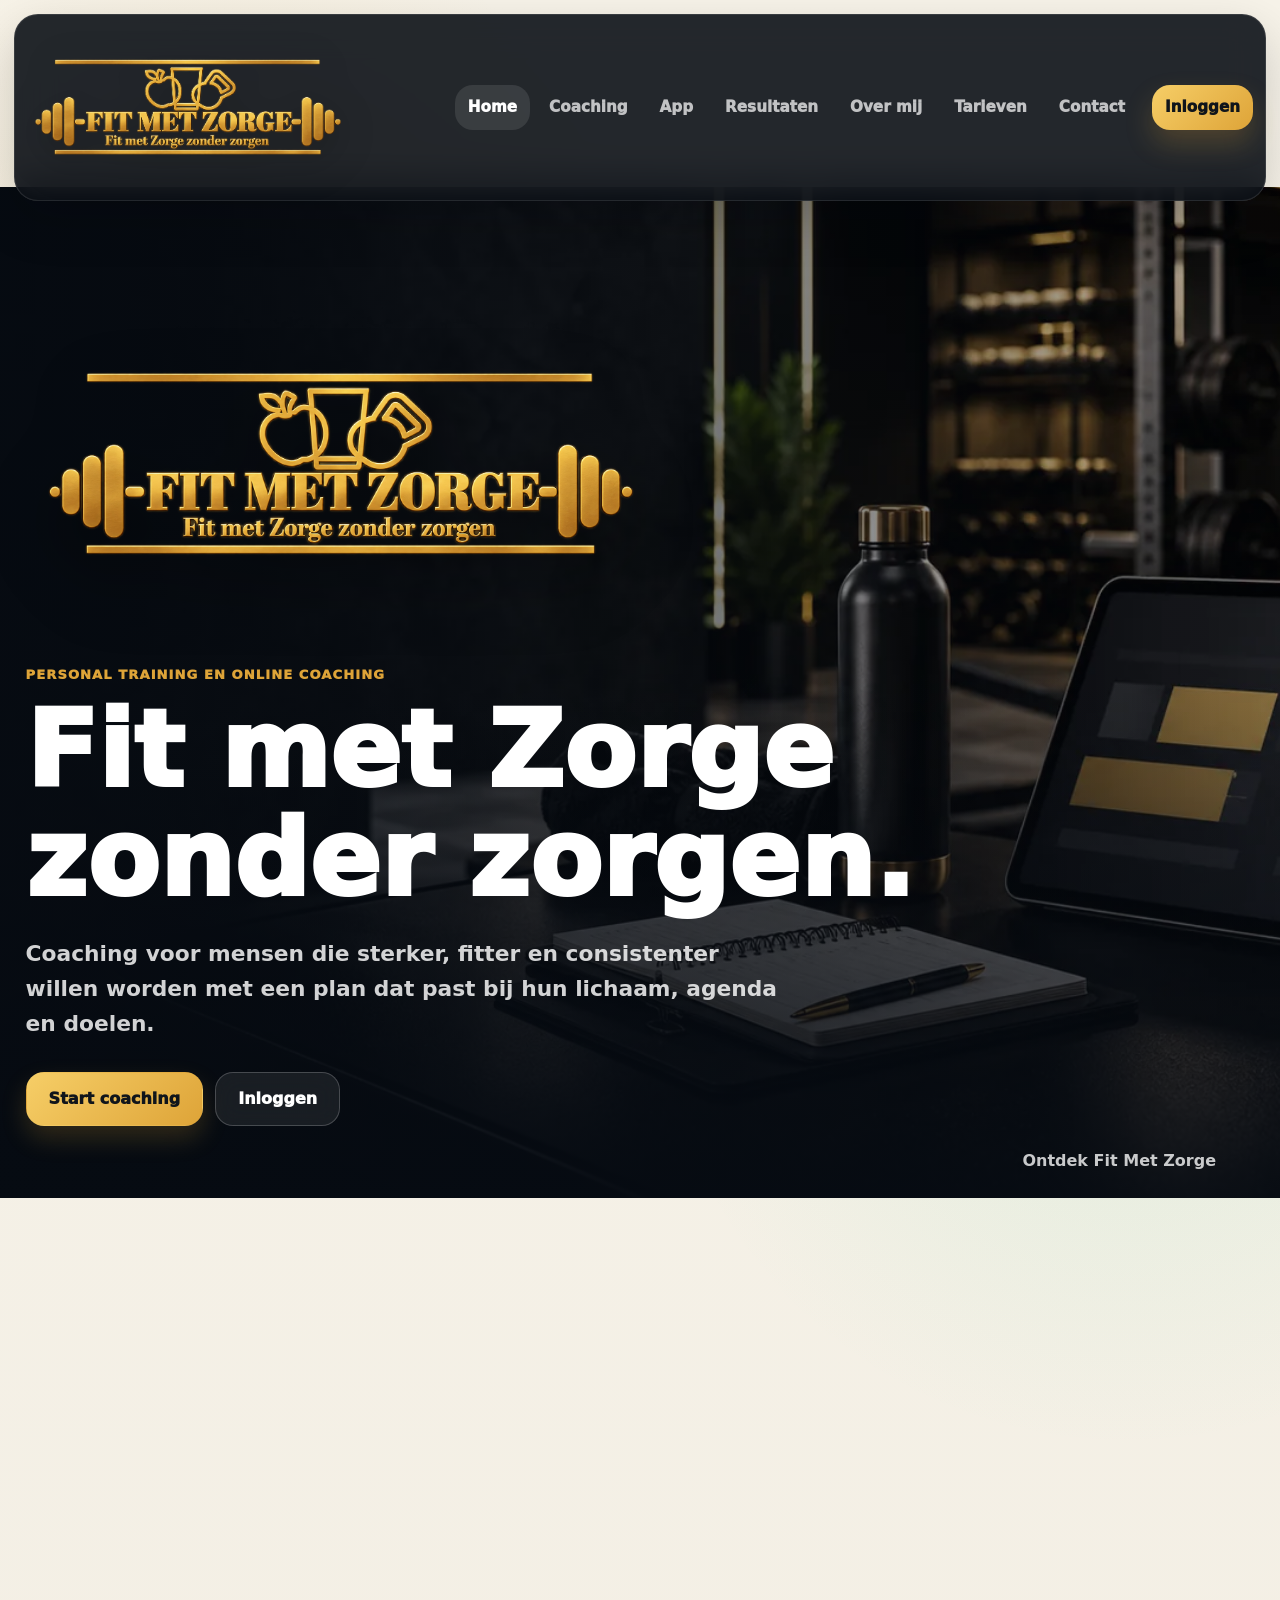
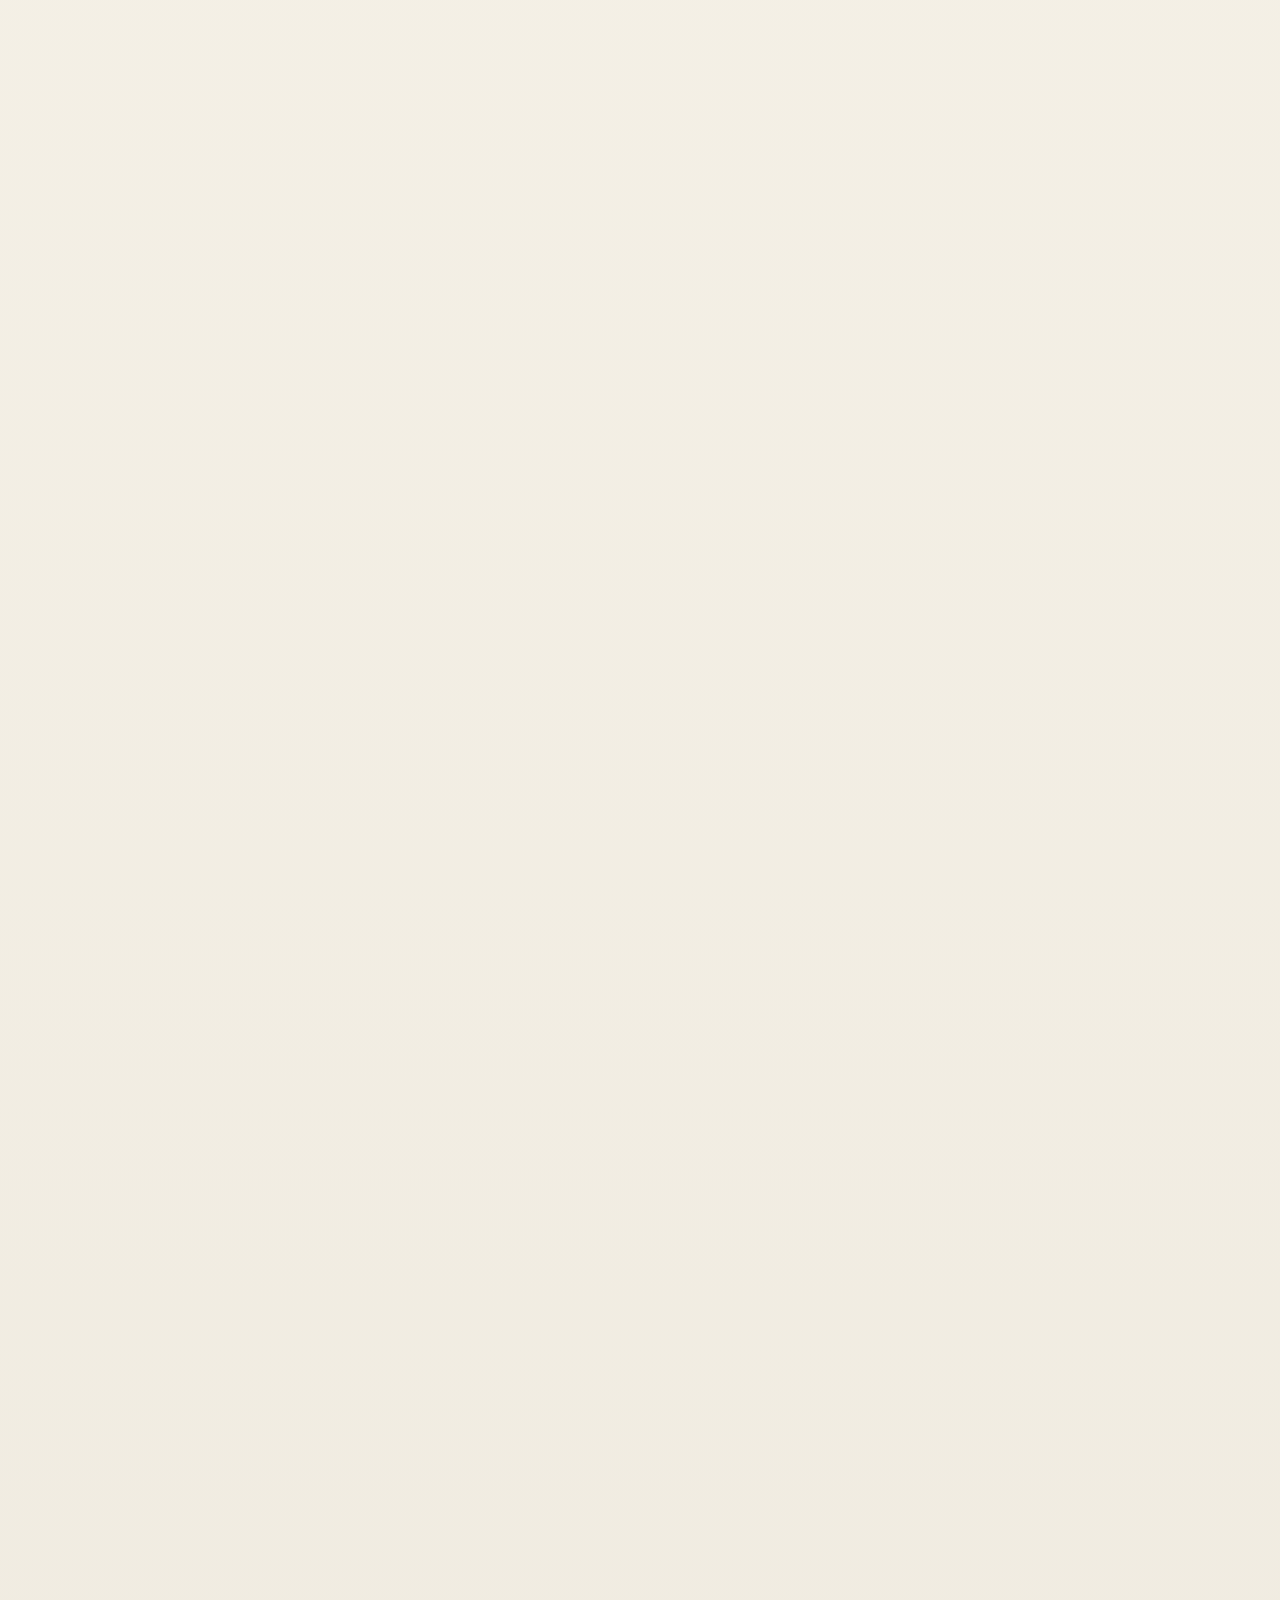
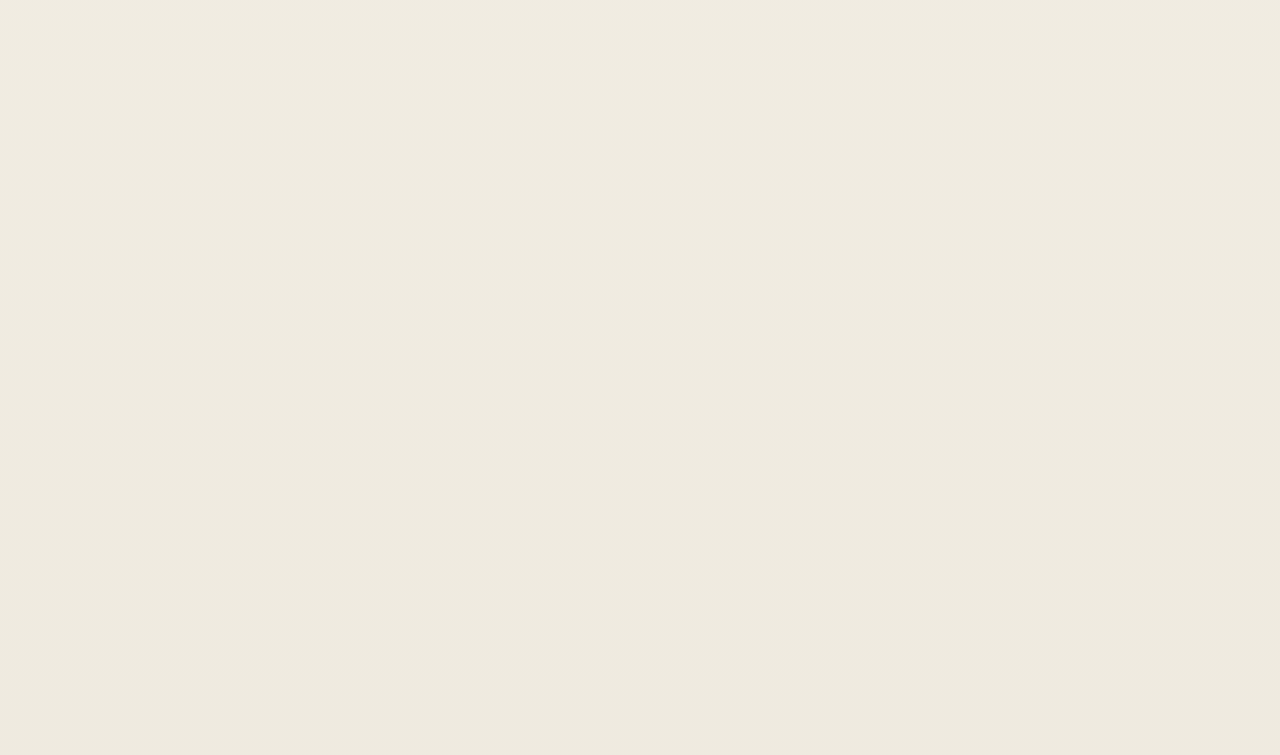
<file: index.html>
<!doctype html>
<html lang="nl">
  <head>
    <meta charset="utf-8">
    <meta name="viewport" content="width=device-width, initial-scale=1">
    <title>Fit Met Zorge | Coaching zonder zorgen</title>
    <meta name="description" content="Personal training, online coaching en leefstijlbegeleiding van Fit Met Zorge. Professionele coaching met structuur, aandacht en resultaat.">
    <link rel="preload" href="fit-met-zorge-logo-gold.png" as="image">
    <link rel="preload" href="fit-met-zorge-hero.webp" as="image" type="image/webp">
    <link rel="stylesheet" href="styles.css?v=20261102-contrast">
  </head>
  <body>
    <header class="site-header" data-header>
      <a class="brand" href="index.html" aria-label="Fit Met Zorge home">
        <img src="fit-met-zorge-logo-gold.png" alt="Fit Met Zorge logo" width="1774" height="887" decoding="async">
      </a>
      <button class="nav-toggle" type="button" aria-label="Menu openen" aria-expanded="false" data-nav-toggle>
        <span></span>
        <span></span>
        <span></span>
      </button>
            <nav class="site-nav" aria-label="Hoofdnavigatie" data-nav>
        <a class="active" href="index.html">Home</a>
        <a href="coaching.html">Coaching</a>
        <a href="app.html">App</a>
        <a href="resultaten.html">Resultaten</a>
        <a href="over-mij.html">Over mij</a>
        <a href="tarieven.html">Tarieven</a>
        <a href="contact.html">Contact</a>
        <a class="nav-login" href="https://appfmz.nl">Inloggen</a>
      </nav>
    </header>

    <main>
      <section class="hero home-hero">
        <div class="hero-media" aria-hidden="true"></div>
        <div class="hero-content reveal">
          <img class="hero-logo" src="fit-met-zorge-logo-gold.png" alt="Fit Met Zorge" width="1774" height="887" decoding="async" fetchpriority="high">
          <p class="eyebrow">Personal training en online coaching</p>
          <h1>Fit met Zorge zonder zorgen.</h1>
          <p class="hero-lead">
            Coaching voor mensen die sterker, fitter en consistenter willen worden met een plan dat past bij hun lichaam, agenda en doelen.
          </p>
          <div class="hero-actions">
            <a class="button primary" href="coaching.html">Start coaching</a>
            <a class="button ghost-light" href="https://appfmz.nl">Inloggen</a>
          </div>
        </div>
        <a class="scroll-cue" href="#waarom">Ontdek Fit Met Zorge</a>
      </section>

      <section id="waarom" class="section">
        <div class="section-head reveal">
          <p class="eyebrow">Waarom Fit Met Zorge</p>
          <h2>Premium begeleiding met topsportmentaliteit en persoonlijke aandacht.</h2>
          <p>
            Je krijgt geen los schema, maar een complete aanpak waarin training, voeding, herstel en voortgang logisch op elkaar aansluiten.
          </p>
        </div>

        <div class="value-grid">
          <article class="value-card reveal">
            <span class="icon-badge">01</span>
            <h3>Structuur die werkt</h3>
            <p>Duidelijke stappen, vaste check-ins en een plan dat je vol kunt houden naast werk, studie of gezin.</p>
          </article>
          <article class="value-card reveal">
            <span class="icon-badge">02</span>
            <h3>Techniek en veiligheid</h3>
            <p>Persoonlijke begeleiding zodat je oefeningen begrijpt, sterker wordt en met vertrouwen traint.</p>
          </article>
          <article class="value-card reveal">
            <span class="icon-badge">03</span>
            <h3>Voeding zonder ruis</h3>
            <p>Praktische voedingsbegeleiding die past bij jouw doel, zonder crashdieet of tijdelijke trucjes.</p>
          </article>
          <article class="value-card reveal">
            <span class="icon-badge">04</span>
            <h3>Alles inzichtelijk</h3>
            <p>Via de klantomgeving volg je training, voeding, water, slaap, welzijn, agenda en voortgang op een plek.</p>
          </article>
        </div>
      </section>

      <section class="section split-section">
        <div class="split-copy reveal">
          <p class="eyebrow">Begeleiding met overzicht</p>
          <h2>Van intake tot resultaat: elke stap is duidelijk.</h2>
          <p>
            We starten met jouw doelen, belastbaarheid en huidige ritme. Daarna bouwen we een traject dat meetbaar, persoonlijk en haalbaar is.
          </p>
          <ul class="check-list">
            <li>Persoonlijke intake en doelbepaling.</li>
            <li>Trainingsschema op maat met progressie.</li>
            <li>Voedingsaanpak die past bij je dagelijks leven.</li>
            <li>Wekelijkse bijsturing via check-ins en app-data.</li>
          </ul>
          <a class="button primary" href="contact.html#intake">Gratis intake aanvragen</a>
        </div>

        <div class="premium-panel reveal">
          <p class="eyebrow">In de coaching</p>
          <div class="metric-row">
            <span>Training</span>
            <strong>Planmatig</strong>
          </div>
          <div class="metric-row">
            <span>Voeding</span>
            <strong>Praktisch</strong>
          </div>
          <div class="metric-row">
            <span>Voortgang</span>
            <strong>Meetbaar</strong>
          </div>
          <div class="metric-row">
            <span>Begeleiding</span>
            <strong>Persoonlijk</strong>
          </div>
        </div>
      </section>

      <section class="section dark-cta">
        <div class="reveal">
          <p class="eyebrow">Klaar voor de volgende stap?</p>
          <h2>Begin met een gratis kennismaking.</h2>
          <p>
            Vertel waar je nu staat en waar je heen wilt. Daarna kijken we welk traject het beste past.
          </p>
        </div>
        <div class="cta-actions reveal">
          <a class="button light" href="contact.html#intake">Intake aanvragen</a>
          <a class="button outline-light" href="tarieven.html">Bekijk tarieven</a>
        </div>
      </section>
    </main>

    <footer class="site-footer">
      <div class="footer-brand">
        <img src="fit-met-zorge-logo-gold.png" alt="Fit Met Zorge logo" width="1774" height="887" decoding="async">
        <p>Fit met Zorge zonder zorgen.</p>
      </div>
      <div class="footer-links"><a href="index.html">Home</a><a href="coaching.html">Coaching</a><a href="app.html">App</a><a href="resultaten.html">Resultaten</a><a href="over-mij.html">Over mij</a><a href="tarieven.html">Tarieven</a><a href="contact.html">Contact</a></div>
      <div class="footer-contact">
        <a href="tel:+31630422117">0630422117</a>
        <a href="mailto:info@fitmetzorge.com">info@fitmetzorge.com</a>
        <a href="https://www.instagram.com/fitmetzorge" target="_blank" rel="noreferrer">@fitmetzorge</a>
      </div>
      <div class="footer-bottom">
        <span>&copy; 2026 Fit Met Zorge. Alle rechten voorbehouden.</span>
        <a href="privacy.html">Privacyverklaring</a>
        <a href="voorwaarden.html">Algemene voorwaarden</a>
      </div>
    </footer>

    <script src="script.js"></script>
  </body>
</html>
</file>
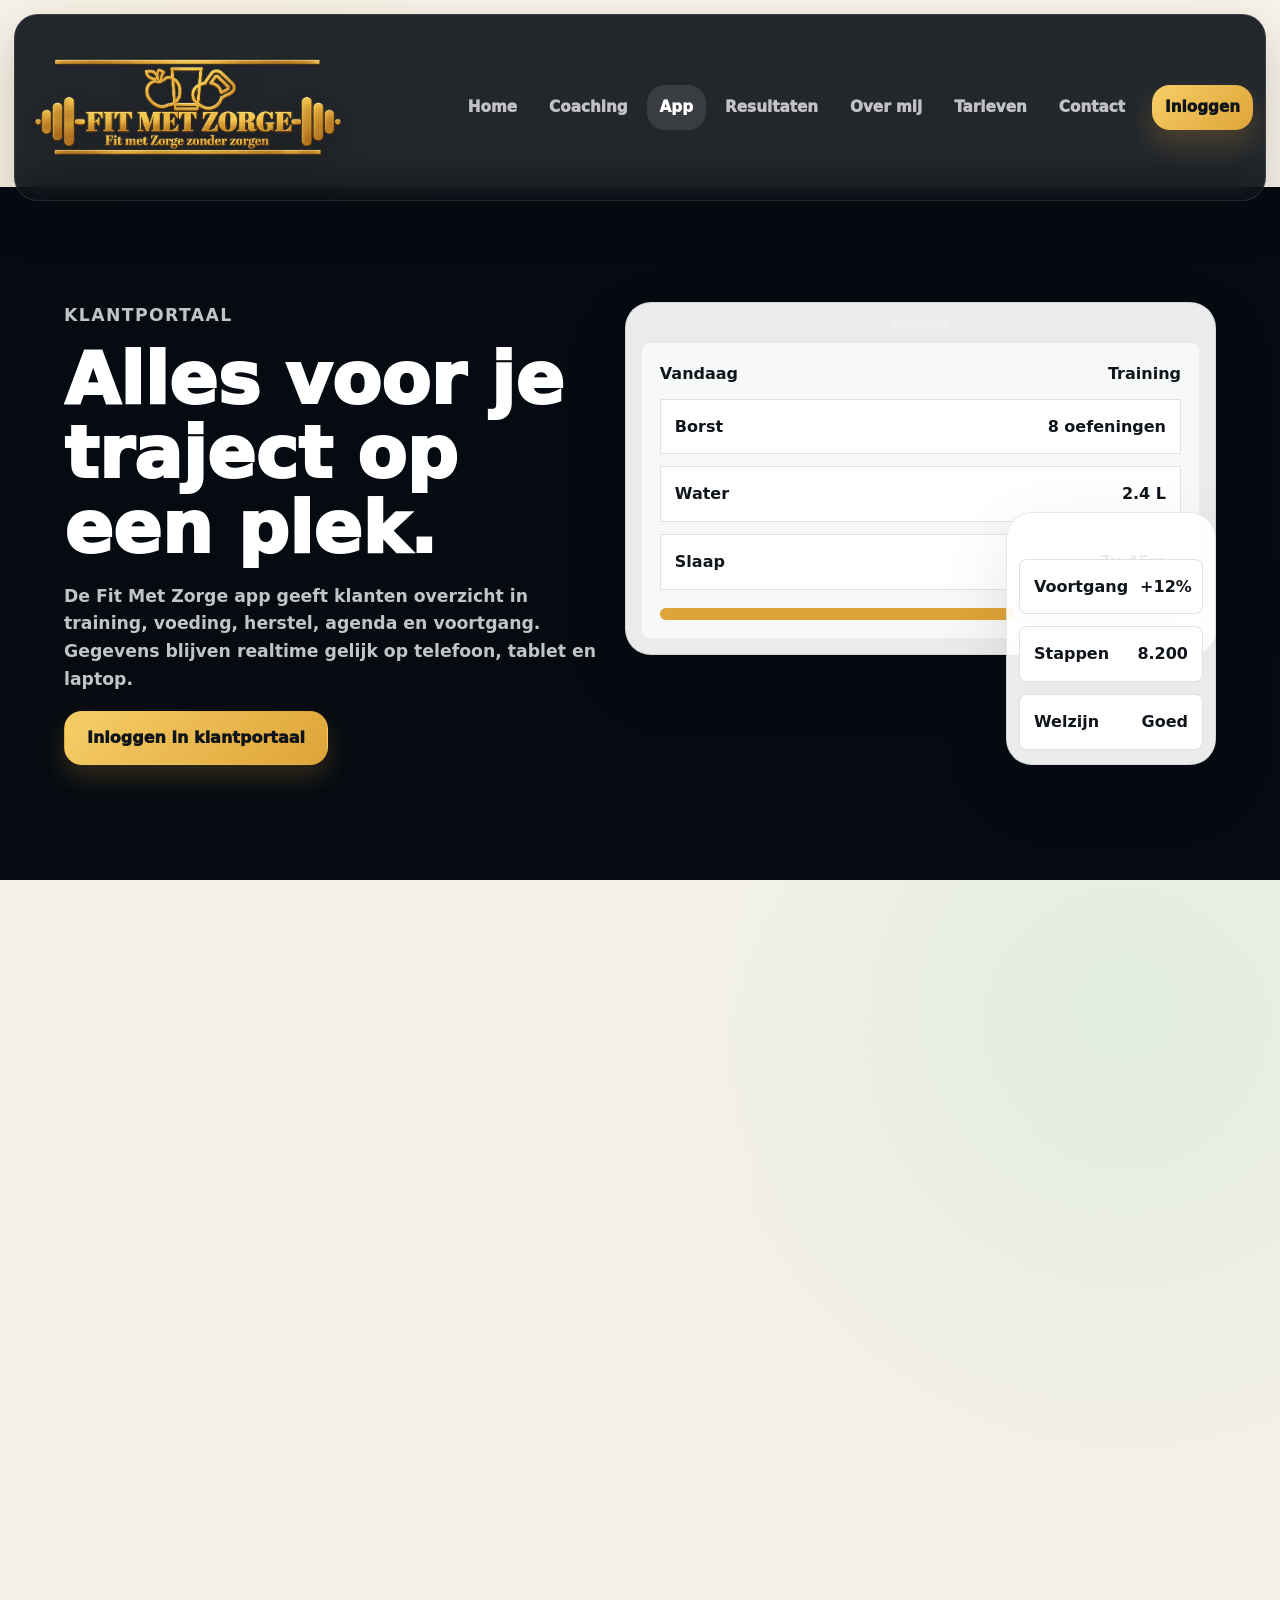
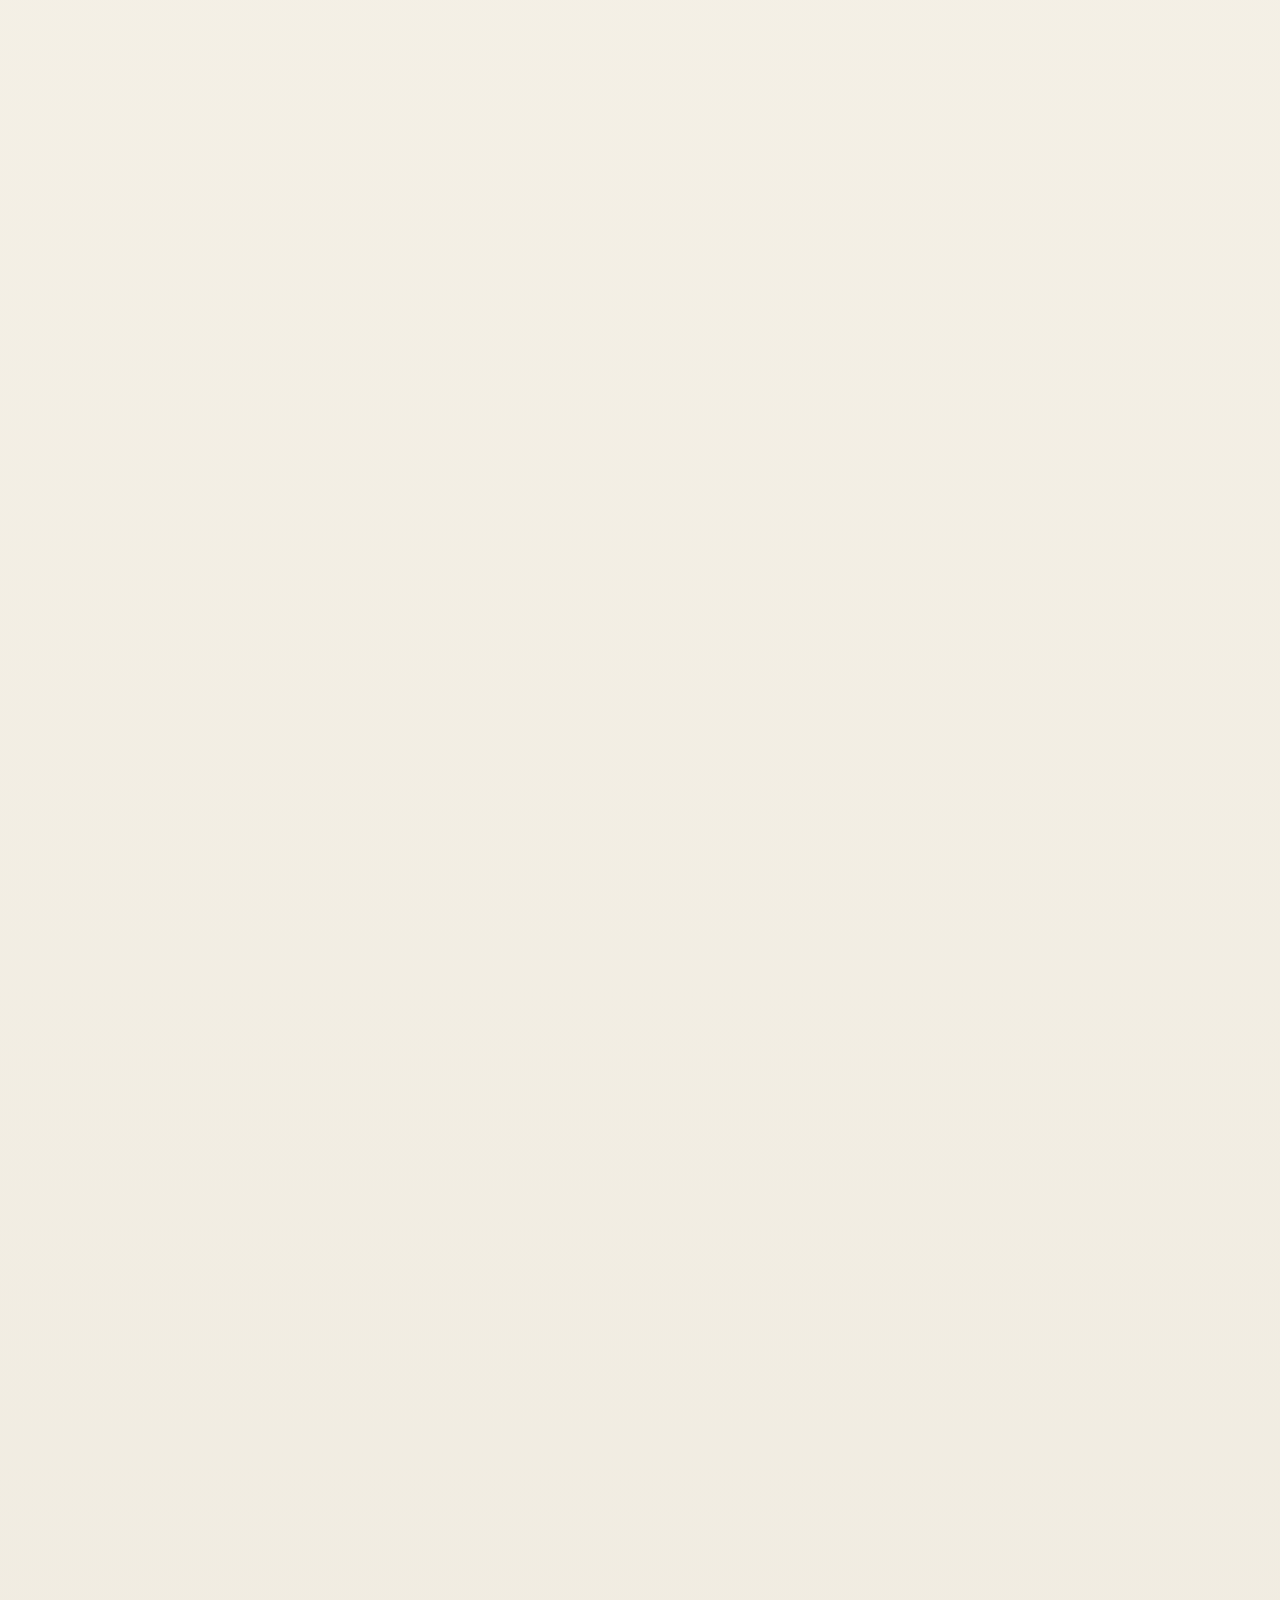
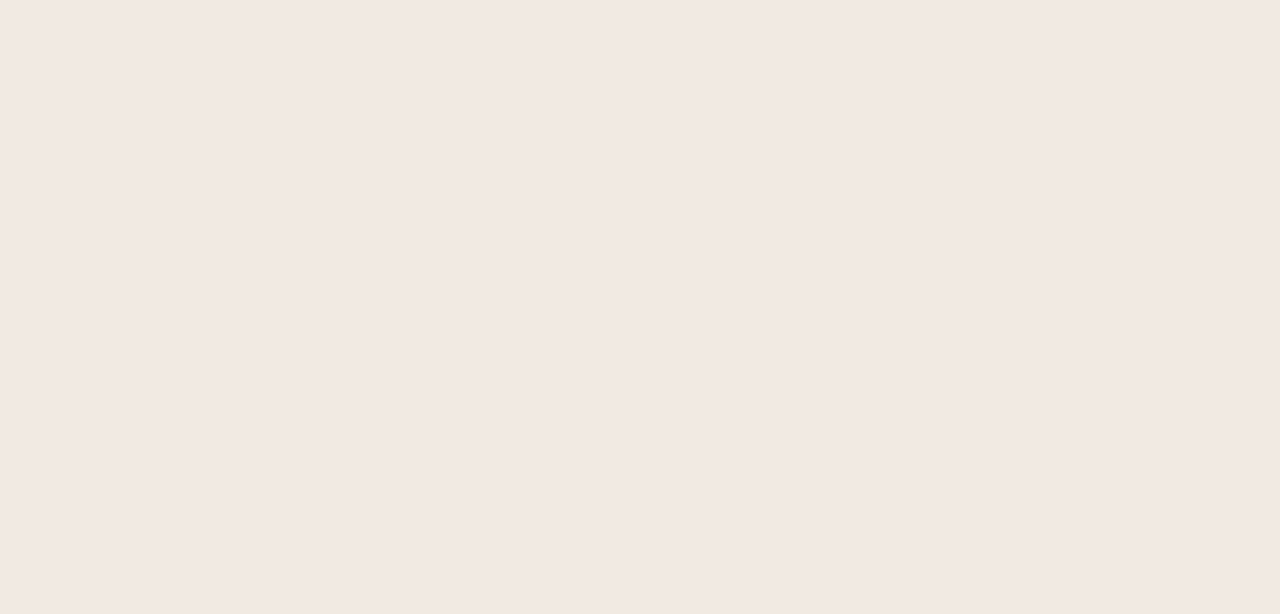
<file: app.html>
<!doctype html>
<html lang="nl">
  <head>
    <meta charset="utf-8">
    <meta name="viewport" content="width=device-width, initial-scale=1">
    <title>Klantportaal | Fit Met Zorge</title>
    <meta name="description" content="Bekijk de Fit Met Zorge webapp voor trainingsschema's, voedingsschema's, logs, voortgang, agenda en begeleiding.">
    <link rel="stylesheet" href="styles.css?v=20261102-contrast">
  </head>
  <body>
    <header class="site-header" data-header>
      <a class="brand" href="index.html" aria-label="Fit Met Zorge home"><img src="fit-met-zorge-logo-gold.png" alt="Fit Met Zorge logo" width="1774" height="887" decoding="async"></a>
      <button class="nav-toggle" type="button" aria-label="Menu openen" aria-expanded="false" data-nav-toggle><span></span><span></span><span></span></button>
            <nav class="site-nav" aria-label="Hoofdnavigatie" data-nav>
        <a href="index.html">Home</a>
        <a href="coaching.html">Coaching</a>
        <a class="active" href="app.html">App</a>
        <a href="resultaten.html">Resultaten</a>
        <a href="over-mij.html">Over mij</a>
        <a href="tarieven.html">Tarieven</a>
        <a href="contact.html">Contact</a>
        <a class="nav-login" href="https://appfmz.nl">Inloggen</a>
      </nav>
    </header>

    <main>
      <section class="page-hero app-hero">
        <div class="section-head reveal">
          <p class="eyebrow">Klantportaal</p>
          <h1>Alles voor je traject op een plek.</h1>
          <p>
            De Fit Met Zorge app geeft klanten overzicht in training, voeding, herstel, agenda en voortgang. Gegevens blijven realtime gelijk op telefoon, tablet en laptop.
          </p>
          <a class="button primary" href="https://appfmz.nl">Inloggen in klantportaal</a>
        </div>
        <div class="device-showcase reveal" aria-label="Voorbeeld van de Fit Met Zorge app">
          <div class="device laptop">
            <div class="device-bar"></div>
            <div class="app-screen">
              <div class="app-topline"><span>Vandaag</span><strong>Training</strong></div>
              <div class="workout-row"><span>Borst</span><strong>8 oefeningen</strong></div>
              <div class="workout-row"><span>Water</span><strong>2.4 L</strong></div>
              <div class="workout-row"><span>Slaap</span><strong>7u 45m</strong></div>
              <div class="progress-line"><span></span></div>
            </div>
          </div>
          <div class="device phone">
            <div class="phone-notch"></div>
            <div class="phone-card"><span>Voortgang</span><strong>+12%</strong></div>
            <div class="phone-card"><span>Stappen</span><strong>8.200</strong></div>
            <div class="phone-card"><span>Welzijn</span><strong>Goed</strong></div>
          </div>
        </div>
      </section>

      <section class="section">
        <div class="section-head reveal">
          <p class="eyebrow">Functies</p>
          <h2>Je traject wordt meetbaar en overzichtelijk.</h2>
        </div>
        <div class="feature-grid">
          <article class="feature-card reveal"><span>01</span><h3>Trainingsschema</h3><p>Bekijk je trainingen per week en dag met oefeningen, sets, reps en opmerkingen.</p></article>
          <article class="feature-card reveal"><span>02</span><h3>Voedingsschema</h3><p>Ontvang voedingsopties per maaltijd en houd overzicht in je plan.</p></article>
          <article class="feature-card reveal"><span>03</span><h3>Voedingslog</h3><p>Log per dag en maaltijd wat je hebt gegeten zodat bijsturing concreet wordt.</p></article>
          <article class="feature-card reveal"><span>04</span><h3>Stappen</h3><p>Houd dagelijkse activiteit bij en zie of je beweegdoelen consistent worden gehaald.</p></article>
          <article class="feature-card reveal"><span>05</span><h3>Water</h3><p>Registreer je vochtinname per dag en bouw betere gewoontes op.</p></article>
          <article class="feature-card reveal"><span>06</span><h3>Slaap</h3><p>Volg slaapduur en herstel zodat training en belasting beter afgestemd worden.</p></article>
          <article class="feature-card reveal"><span>07</span><h3>Welzijn</h3><p>Leg energie, stress en gevoel vast voor betere coaching op het juiste moment.</p></article>
          <article class="feature-card reveal"><span>08</span><h3>Voortgang</h3><p>Bekijk gewicht, metingen en ontwikkelingen over tijd.</p></article>
          <article class="feature-card reveal"><span>09</span><h3>Agenda</h3><p>Alle afspraken en trainingsmomenten blijven overzichtelijk bij elkaar.</p></article>
          <article class="feature-card reveal"><span>10</span><h3>Begeleiding</h3><p>Coach en klant werken met dezelfde data, zodat feedback sneller en gerichter wordt.</p></article>
        </div>
      </section>

      <section class="section sync-section">
        <div class="sync-copy reveal">
          <p class="eyebrow">Realtime synchronisatie</p>
          <h2>Telefoon, tablet en laptop blijven gelijk.</h2>
          <p>
            Alles wat een klant invult, blijft gekoppeld aan de juiste datum en wordt zichtbaar voor de coach. Zo ontstaat een professioneel systeem voor dagelijkse begeleiding.
          </p>
        </div>
        <div class="sync-devices reveal" aria-hidden="true">
          <span>Telefoon</span>
          <span>Tablet</span>
          <span>Laptop</span>
        </div>
      </section>

      <section class="section dark-cta">
        <div class="reveal">
          <p class="eyebrow">Klantportaal</p>
          <h2>Ga direct naar de webapp.</h2>
          <p>Log in om je schema, logs, agenda en voortgang te bekijken.</p>
        </div>
        <div class="cta-actions reveal">
          <a class="button light" href="https://appfmz.nl">Inloggen in klantportaal</a>
        </div>
      </section>
    </main>

    <footer class="site-footer">
      <div class="footer-brand"><img src="fit-met-zorge-logo-gold.png" alt="Fit Met Zorge logo" width="1774" height="887" decoding="async"><p>Fit met Zorge zonder zorgen.</p></div>
      <div class="footer-links"><a href="index.html">Home</a><a href="coaching.html">Coaching</a><a href="app.html">App</a><a href="resultaten.html">Resultaten</a><a href="over-mij.html">Over mij</a><a href="tarieven.html">Tarieven</a><a href="contact.html">Contact</a></div>
      <div class="footer-contact"><a href="tel:+31630422117">0630422117</a><a href="mailto:info@fitmetzorge.com">info@fitmetzorge.com</a><a href="https://www.instagram.com/fitmetzorge" target="_blank" rel="noreferrer">@fitmetzorge</a></div>
      <div class="footer-bottom"><span>&copy; 2026 Fit Met Zorge. Alle rechten voorbehouden.</span><a href="privacy.html">Privacyverklaring</a><a href="voorwaarden.html">Algemene voorwaarden</a></div>
    </footer>
    <script src="script.js"></script>
  </body>
</html>
</file>
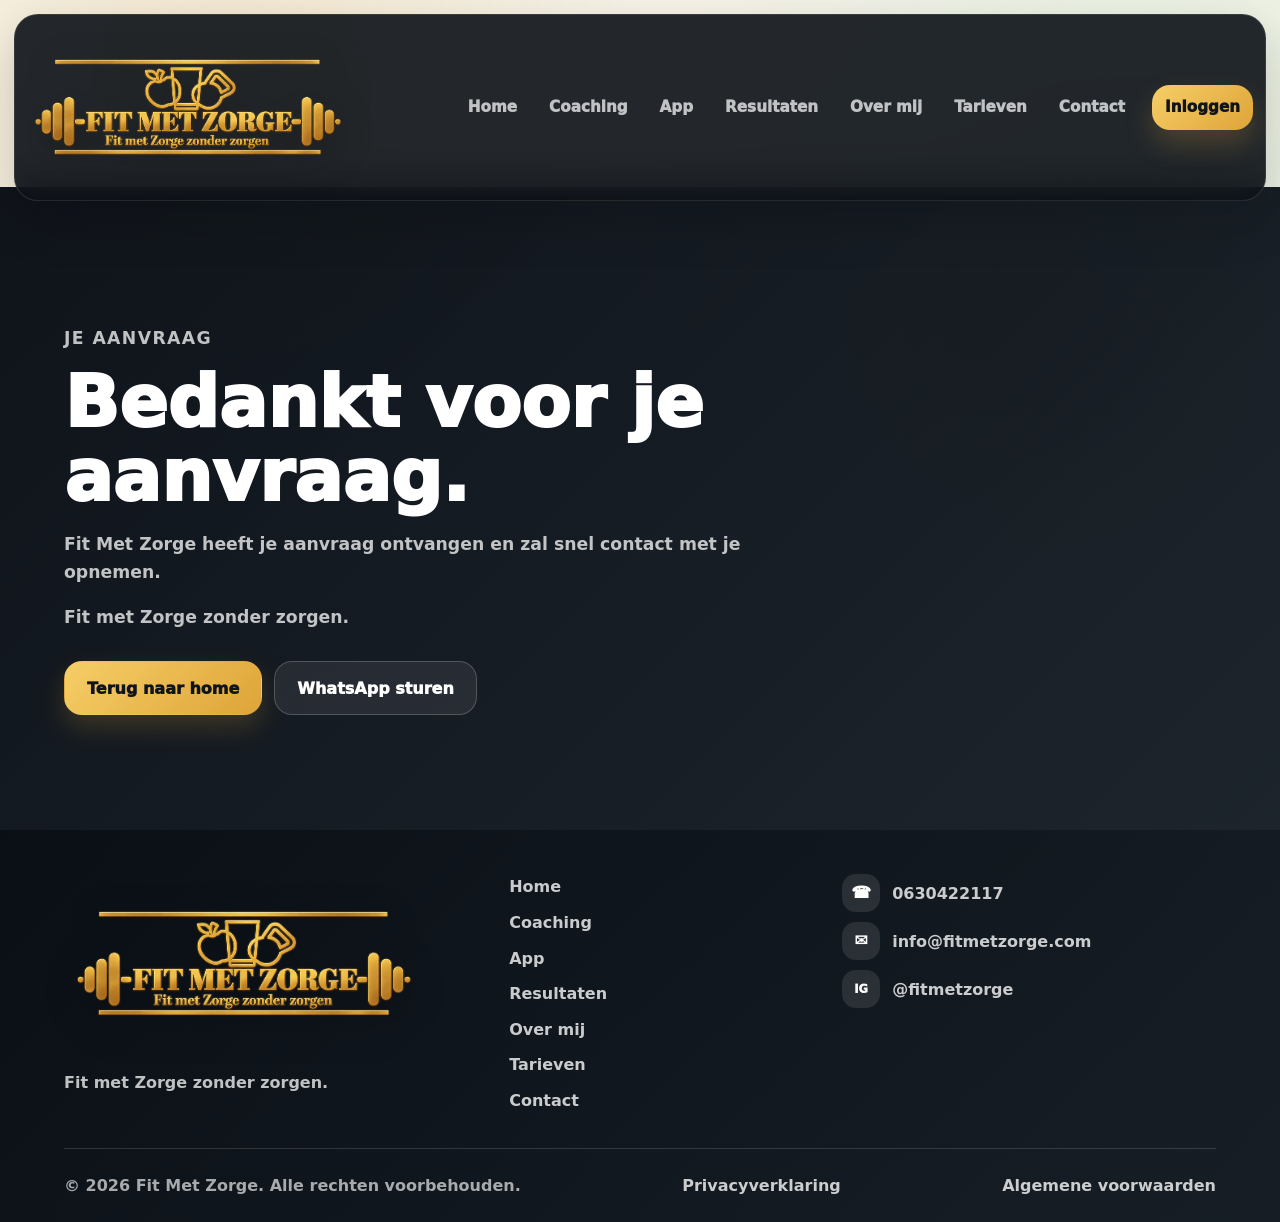
<file: bedankt.html>
<!doctype html>
<html lang="nl">
  <head>
    <meta charset="utf-8">
    <meta name="viewport" content="width=device-width, initial-scale=1">
    <title>Bedankt | Fit Met Zorge</title>
    <meta name="description" content="Bedankt voor je aanvraag bij Fit Met Zorge.">
    <link rel="stylesheet" href="styles.css?v=20261102-contrast">
  </head>
  <body>
    <header class="site-header" data-header>
      <a class="brand" href="index.html" aria-label="Fit Met Zorge home"><img src="fit-met-zorge-logo-gold.png" alt="Fit Met Zorge logo" width="1774" height="887" decoding="async"></a>
      <button class="nav-toggle" type="button" aria-label="Menu openen" aria-expanded="false" data-nav-toggle><span></span><span></span><span></span></button>
            <nav class="site-nav" aria-label="Hoofdnavigatie" data-nav>
        <a href="index.html">Home</a>
        <a href="coaching.html">Coaching</a>
        <a href="app.html">App</a>
        <a href="resultaten.html">Resultaten</a>
        <a href="over-mij.html">Over mij</a>
        <a href="tarieven.html">Tarieven</a>
        <a href="contact.html">Contact</a>
        <a class="nav-login" href="https://appfmz.nl">Inloggen</a>
      </nav>
    </header>

    <main>
      <section class="page-hero compact-hero">
        <div class="section-head reveal">
          <p class="eyebrow">Je aanvraag</p>
          <h1>Bedankt voor je aanvraag.</h1>
          <p data-form-receipt>Fit Met Zorge heeft je aanvraag ontvangen en zal snel contact met je opnemen.</p>
          <p><strong>Fit met Zorge zonder zorgen.</strong></p>
          <div class="hero-actions">
            <a class="button primary" href="index.html">Terug naar home</a>
            <a class="button ghost-light" href="https://wa.me/31630422117" target="_blank" rel="noreferrer">WhatsApp sturen</a>
          </div>
        </div>
      </section>
    </main>

    <footer class="site-footer">
      <div class="footer-brand"><img src="fit-met-zorge-logo-gold.png" alt="Fit Met Zorge logo" width="1774" height="887" decoding="async"><p>Fit met Zorge zonder zorgen.</p></div>
      <div class="footer-links"><a href="index.html">Home</a><a href="coaching.html">Coaching</a><a href="app.html">App</a><a href="resultaten.html">Resultaten</a><a href="over-mij.html">Over mij</a><a href="tarieven.html">Tarieven</a><a href="contact.html">Contact</a></div>
      <div class="footer-contact"><a href="tel:+31630422117">0630422117</a><a href="mailto:info@fitmetzorge.com">info@fitmetzorge.com</a><a href="https://www.instagram.com/fitmetzorge" target="_blank" rel="noreferrer">@fitmetzorge</a></div>
      <div class="footer-bottom"><span>&copy; 2026 Fit Met Zorge. Alle rechten voorbehouden.</span><a href="privacy.html">Privacyverklaring</a><a href="voorwaarden.html">Algemene voorwaarden</a></div>
    </footer>
    <script src="script.js"></script>
  </body>
</html>
</file>
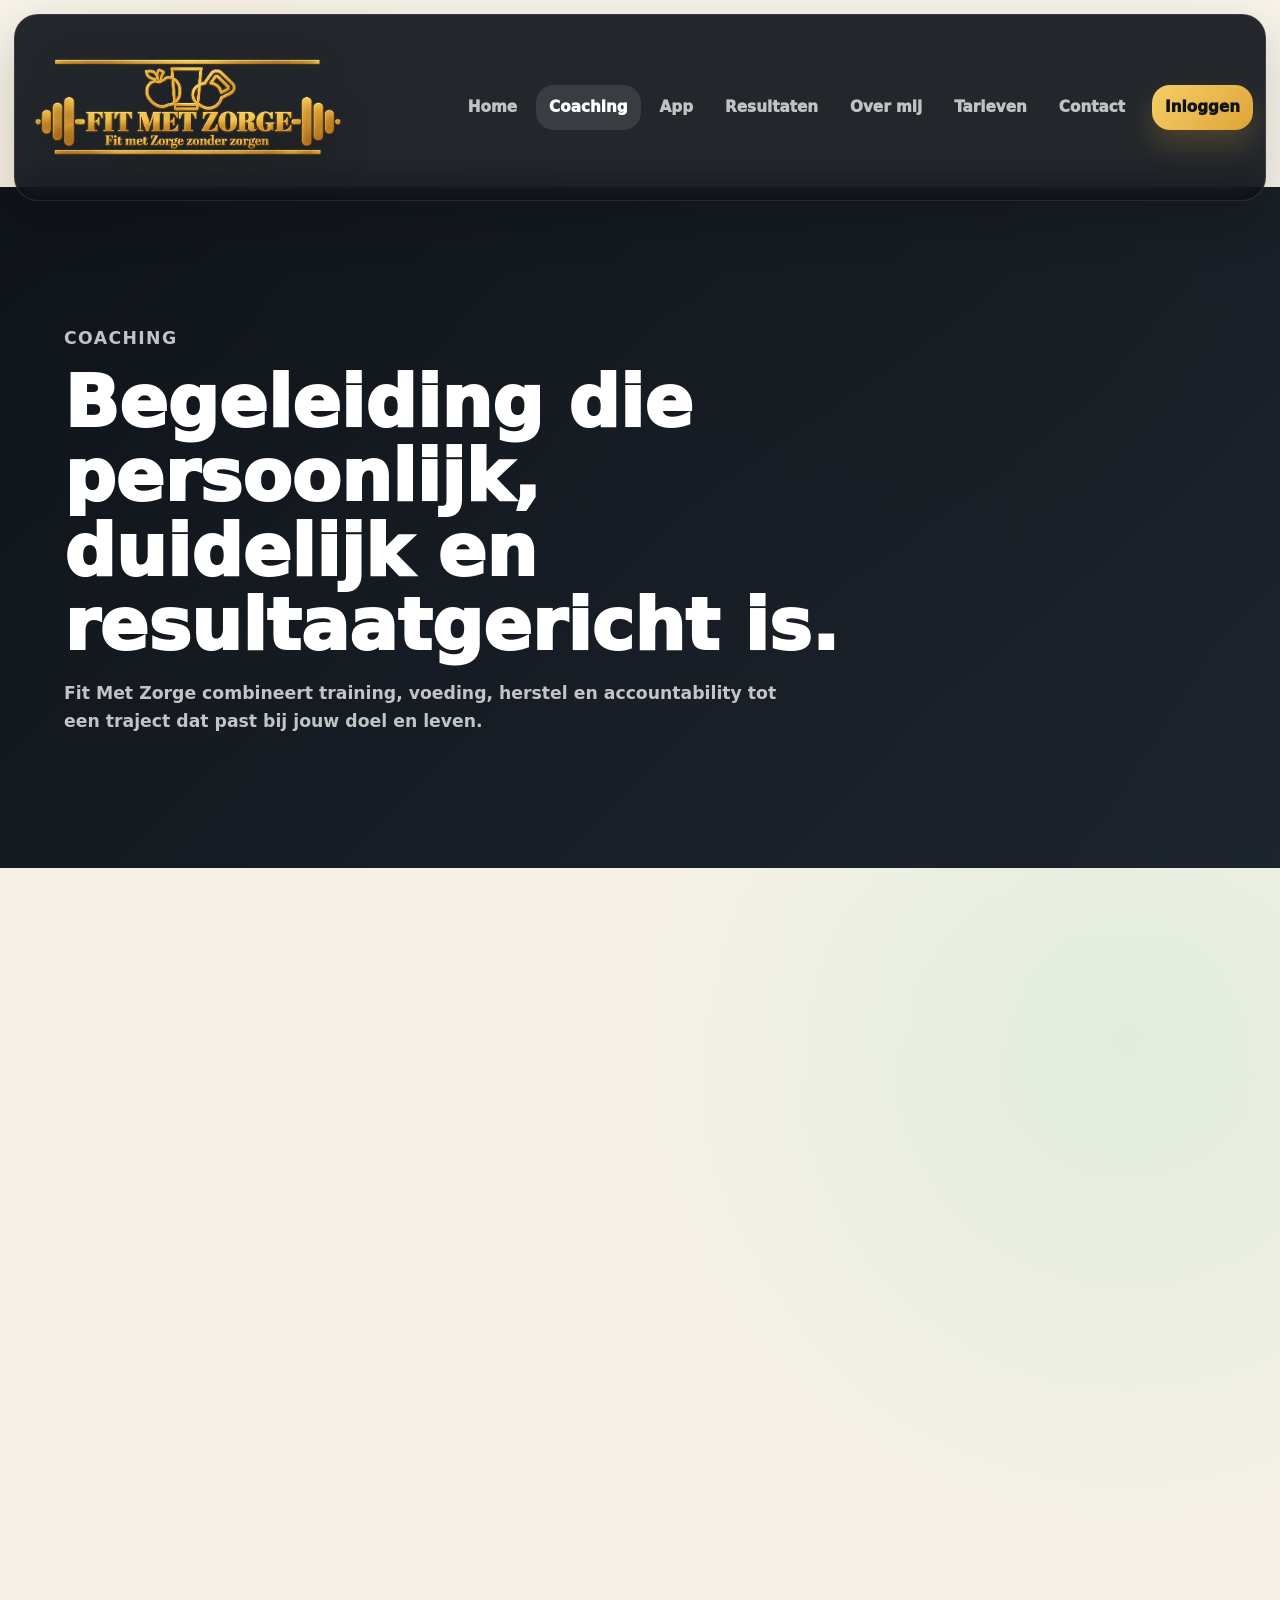
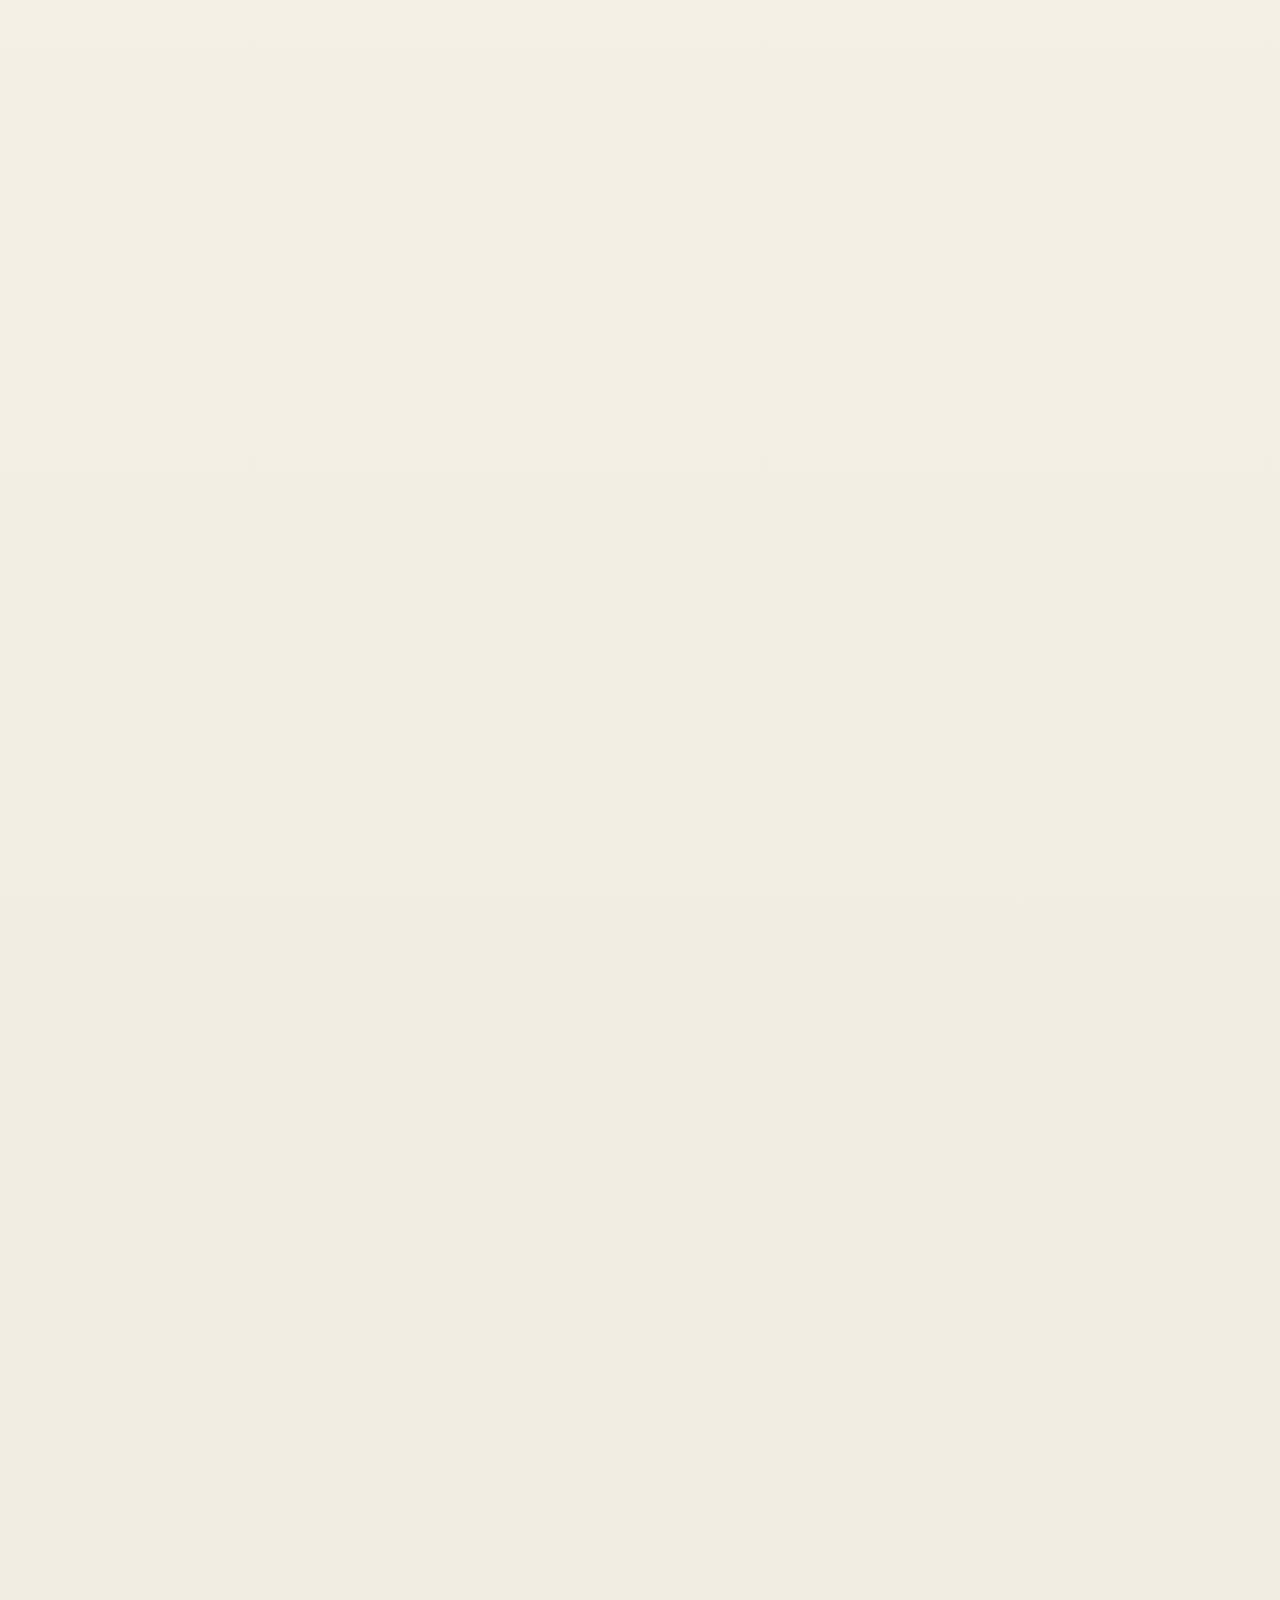
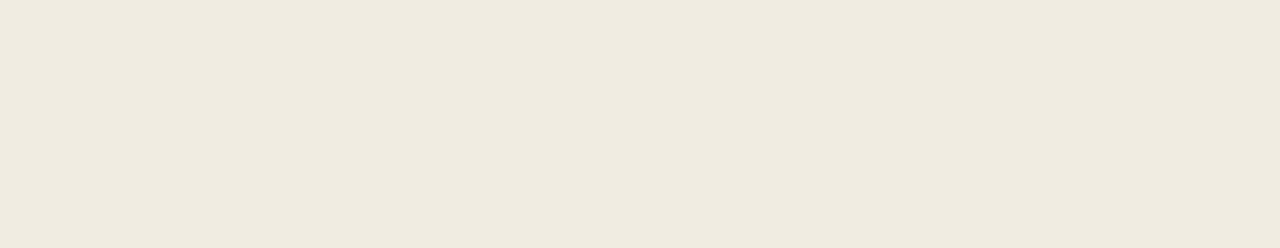
<file: coaching.html>
<!doctype html>
<html lang="nl">
  <head>
    <meta charset="utf-8">
    <meta name="viewport" content="width=device-width, initial-scale=1">
    <title>Coaching | Fit Met Zorge</title>
    <meta name="description" content="Ontdek personal training, online coaching, voedingsbegeleiding en persoonlijke trainingsschema's van Fit Met Zorge.">
    <link rel="stylesheet" href="styles.css?v=20261102-contrast">
  </head>
  <body>
    <header class="site-header" data-header>
      <a class="brand" href="index.html" aria-label="Fit Met Zorge home">
        <img src="fit-met-zorge-logo-gold.png" alt="Fit Met Zorge logo" width="1774" height="887" decoding="async">
      </a>
      <button class="nav-toggle" type="button" aria-label="Menu openen" aria-expanded="false" data-nav-toggle>
        <span></span><span></span><span></span>
      </button>
            <nav class="site-nav" aria-label="Hoofdnavigatie" data-nav>
        <a href="index.html">Home</a>
        <a class="active" href="coaching.html">Coaching</a>
        <a href="app.html">App</a>
        <a href="resultaten.html">Resultaten</a>
        <a href="over-mij.html">Over mij</a>
        <a href="tarieven.html">Tarieven</a>
        <a href="contact.html">Contact</a>
        <a class="nav-login" href="https://appfmz.nl">Inloggen</a>
      </nav>
    </header>

    <main>
      <section class="page-hero compact-hero">
        <div class="section-head reveal">
          <p class="eyebrow">Coaching</p>
          <h1>Begeleiding die persoonlijk, duidelijk en resultaatgericht is.</h1>
          <p>
            Fit Met Zorge combineert training, voeding, herstel en accountability tot een traject dat past bij jouw doel en leven.
          </p>
        </div>
      </section>

      <section class="section">
        <div class="service-grid">
          <article class="service-card reveal">
            <span class="service-icon">PT</span>
            <h2>Personal Training</h2>
            <p>Een-op-een begeleiding met aandacht voor techniek, kracht, conditie en veilige progressie.</p>
          </article>
          <article class="service-card reveal">
            <span class="service-icon">OC</span>
            <h2>Online Coaching</h2>
            <p>Professionele begeleiding op afstand met trainingsschema's, voedingssturing en wekelijkse check-ins.</p>
          </article>
          <article class="service-card reveal">
            <span class="service-icon">VB</span>
            <h2>Voedingsbegeleiding</h2>
            <p>Praktische keuzes, duidelijke structuur en voedingslogs waarmee je leert wat voor jou werkt.</p>
          </article>
          <article class="service-card reveal">
            <span class="service-icon">TS</span>
            <h2>Persoonlijke trainingsschema's</h2>
            <p>Schema's afgestemd op jouw niveau, beschikbare dagen, doelen en herstelcapaciteit.</p>
          </article>
          <article class="service-card reveal">
            <span class="service-icon">WB</span>
            <h2>Wekelijkse begeleiding</h2>
            <p>Regelmatige evaluatie, bijsturing en focuspunten zodat je niet blijft gokken wat de volgende stap is.</p>
          </article>
          <article class="service-card reveal">
            <span class="service-icon">AP</span>
            <h2>Voortgang via de app</h2>
            <p>Training, voeding, stappen, water, slaap, welzijn en voortgang staan overzichtelijk in jouw klantportaal.</p>
          </article>
        </div>
      </section>

      <section class="section process-section">
        <div class="section-head reveal">
          <p class="eyebrow">Aanpak</p>
          <h2>Rust in je plan, scherpte in je uitvoering.</h2>
        </div>
        <div class="timeline">
          <article class="timeline-card reveal">
            <span>01</span>
            <h3>Intake</h3>
            <p>We bespreken doelen, ervaring, blessures, agenda, voeding en wat je nodig hebt om consistent te worden.</p>
          </article>
          <article class="timeline-card reveal">
            <span>02</span>
            <h3>Plan</h3>
            <p>Je krijgt een trainings- en voedingsaanpak die past bij jouw niveau en beschikbare tijd.</p>
          </article>
          <article class="timeline-card reveal">
            <span>03</span>
            <h3>Uitvoering</h3>
            <p>Je traint met duidelijke focuspunten, houdt je data bij en krijgt persoonlijke feedback.</p>
          </article>
          <article class="timeline-card reveal">
            <span>04</span>
            <h3>Bijsturing</h3>
            <p>We passen aan op basis van resultaat, herstel, motivatie en wat er in je leven gebeurt.</p>
          </article>
        </div>
      </section>

      <section class="section dark-cta">
        <div class="reveal">
          <p class="eyebrow">Coaching starten</p>
          <h2>Plan je gratis intake.</h2>
          <p>Een helder gesprek, geen verplichting. Daarna weet je precies welk traject past.</p>
        </div>
        <div class="cta-actions reveal">
          <a class="button light" href="contact.html#intake">Intake aanvragen</a>
          <a class="button outline-light" href="tarieven.html">Bekijk tarieven</a>
        </div>
      </section>
    </main>

    <footer class="site-footer">
      <div class="footer-brand"><img src="fit-met-zorge-logo-gold.png" alt="Fit Met Zorge logo" width="1774" height="887" decoding="async"><p>Fit met Zorge zonder zorgen.</p></div>
      <div class="footer-links"><a href="index.html">Home</a><a href="coaching.html">Coaching</a><a href="app.html">App</a><a href="resultaten.html">Resultaten</a><a href="over-mij.html">Over mij</a><a href="tarieven.html">Tarieven</a><a href="contact.html">Contact</a></div>
      <div class="footer-contact"><a href="tel:+31630422117">0630422117</a><a href="mailto:info@fitmetzorge.com">info@fitmetzorge.com</a><a href="https://www.instagram.com/fitmetzorge" target="_blank" rel="noreferrer">@fitmetzorge</a></div>
      <div class="footer-bottom"><span>&copy; 2026 Fit Met Zorge. Alle rechten voorbehouden.</span><a href="privacy.html">Privacyverklaring</a><a href="voorwaarden.html">Algemene voorwaarden</a></div>
    </footer>
    <script src="script.js"></script>
  </body>
</html>
</file>
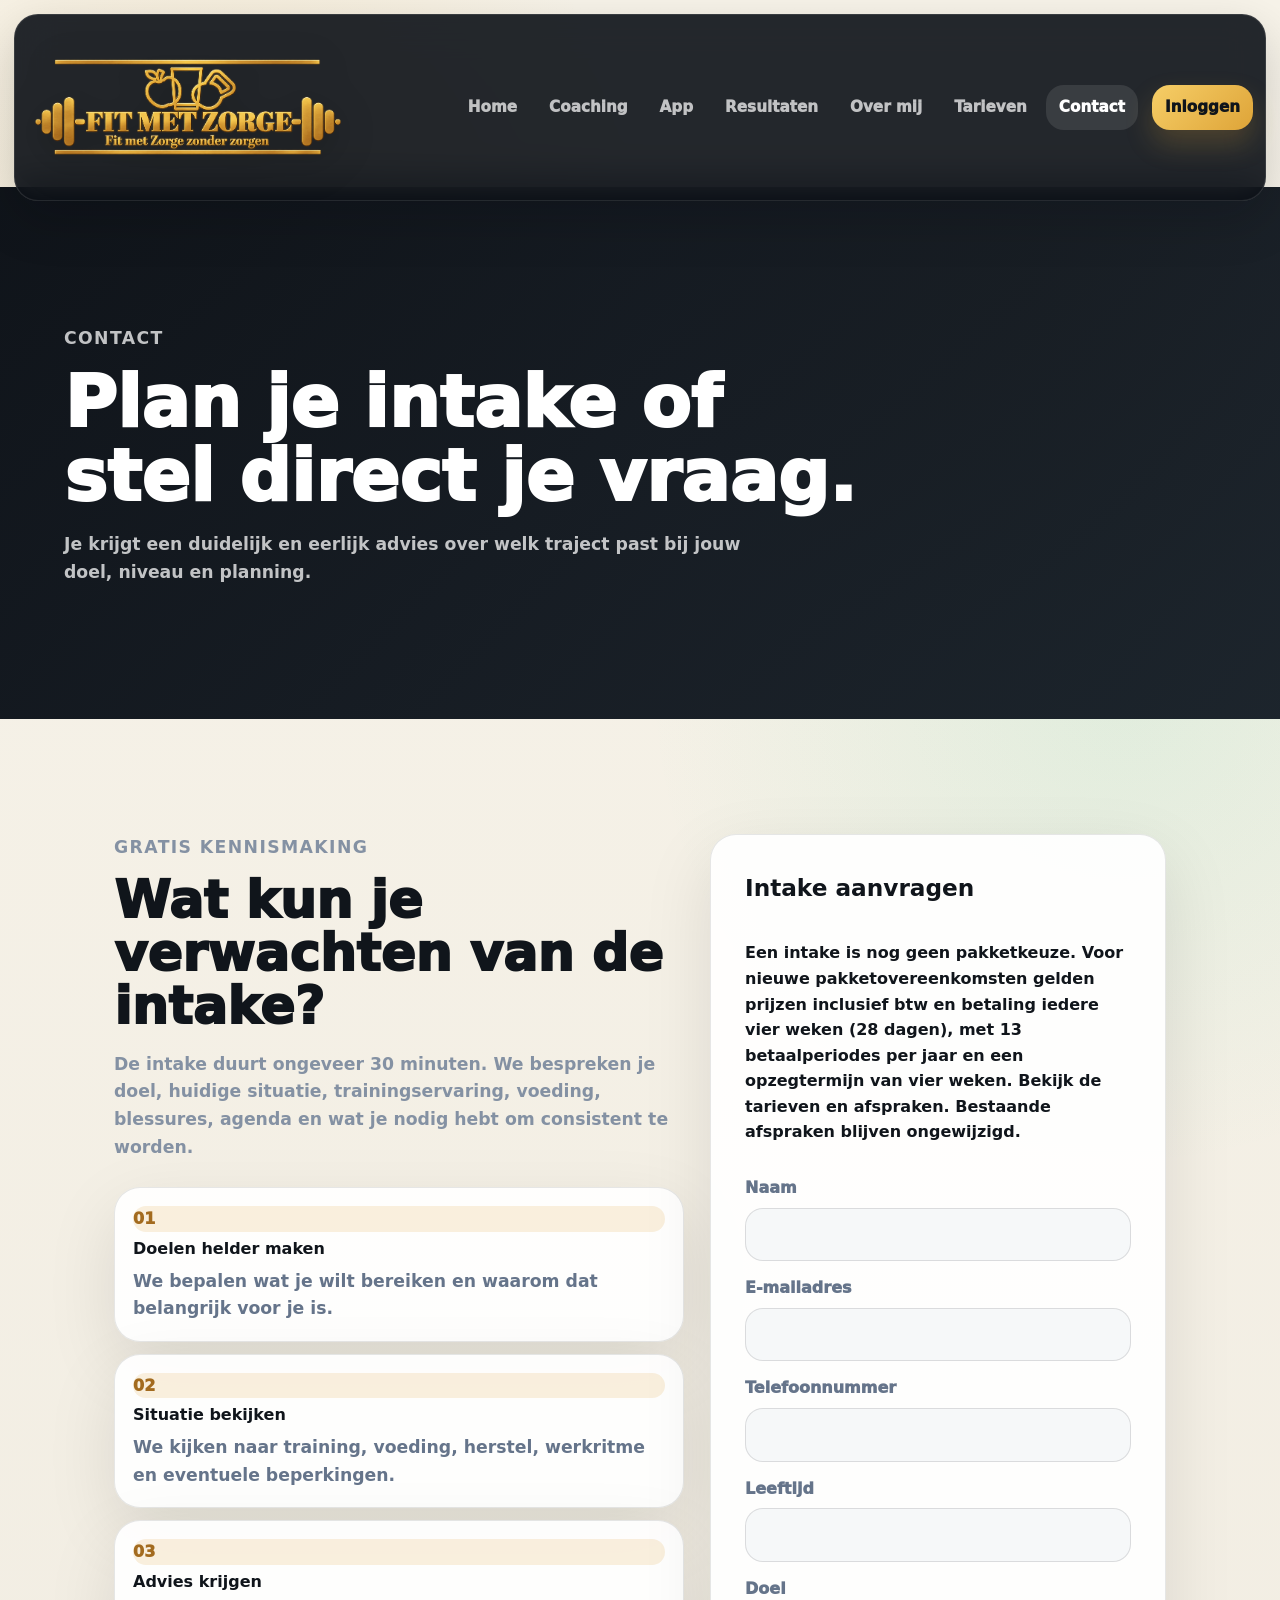
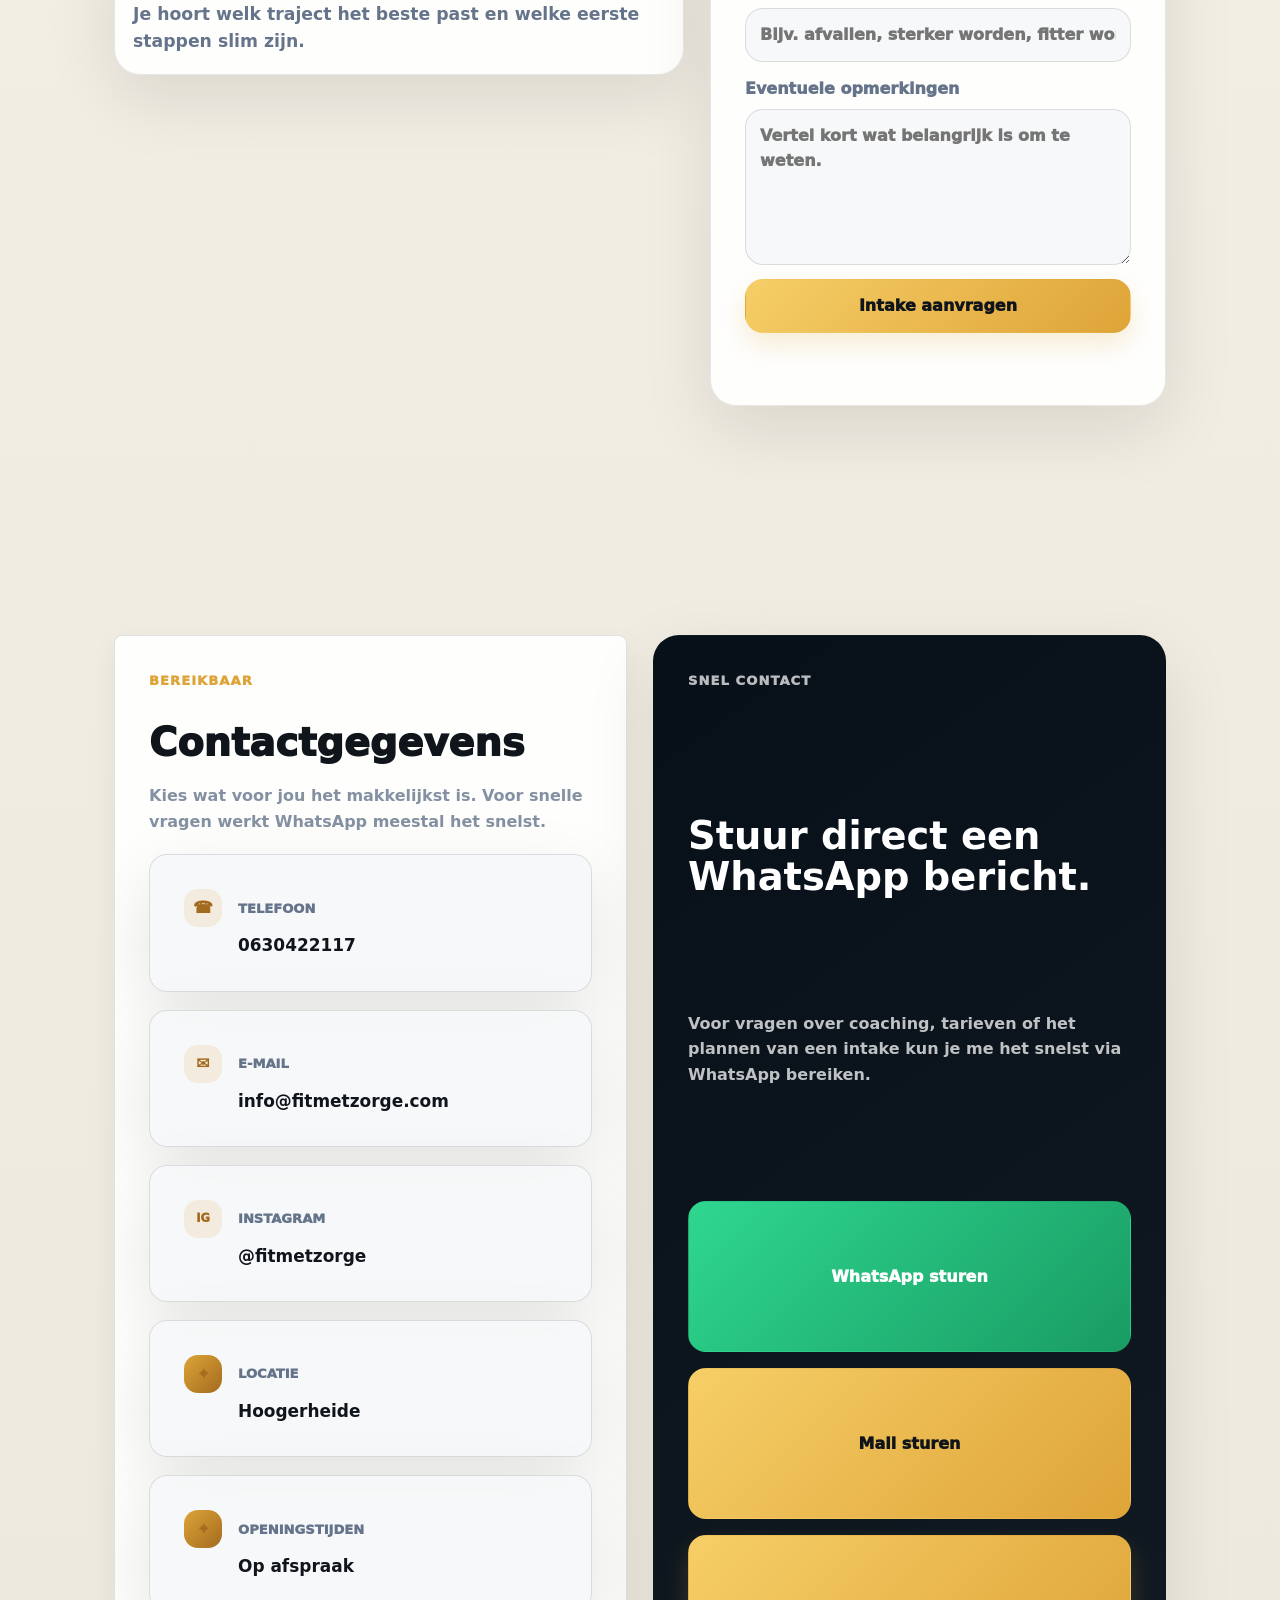
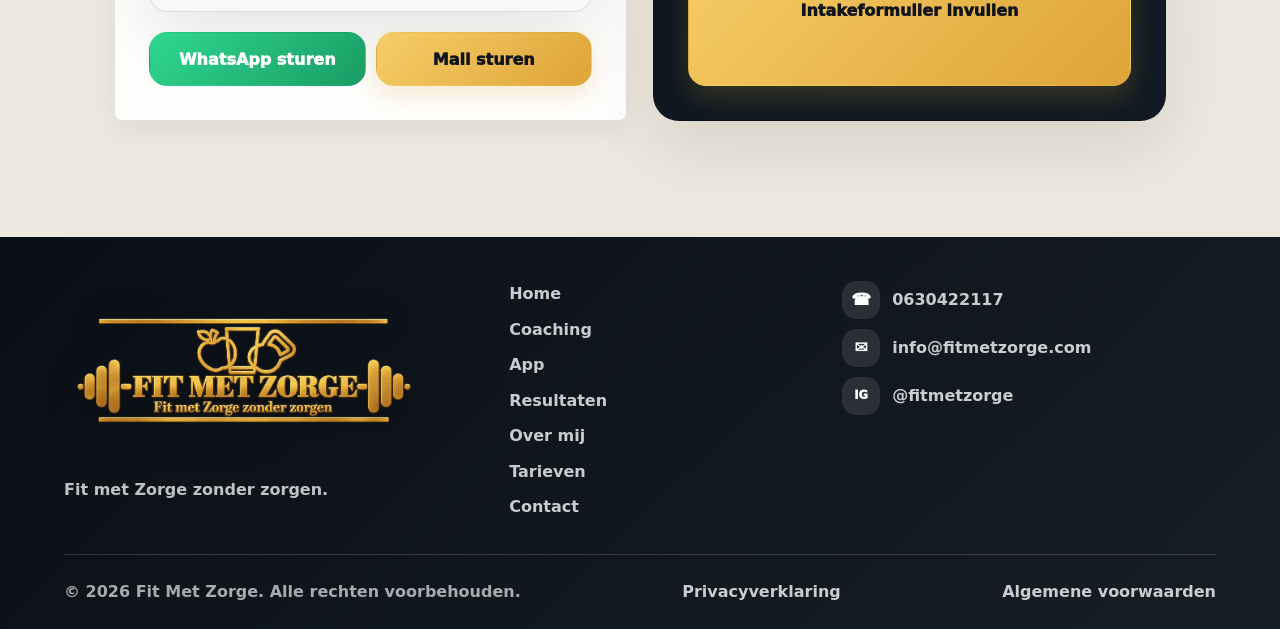
<file: contact.html>
<!doctype html>
<html lang="nl">
  <head>
    <meta charset="utf-8">
    <meta name="viewport" content="width=device-width, initial-scale=1">
    <title>Contact en intake | Fit Met Zorge</title>
    <meta name="description" content="Vraag een gratis intake aan of neem contact op met Fit Met Zorge.">
    <link rel="stylesheet" href="styles.css?v=20261102-contrast">
  </head>
  <body>
    <header class="site-header" data-header>
      <a class="brand" href="index.html" aria-label="Fit Met Zorge home"><img src="fit-met-zorge-logo-gold.png" alt="Fit Met Zorge logo" width="1774" height="887" decoding="async"></a>
      <button class="nav-toggle" type="button" aria-label="Menu openen" aria-expanded="false" data-nav-toggle><span></span><span></span><span></span></button>
            <nav class="site-nav" aria-label="Hoofdnavigatie" data-nav>
        <a href="index.html">Home</a>
        <a href="coaching.html">Coaching</a>
        <a href="app.html">App</a>
        <a href="resultaten.html">Resultaten</a>
        <a href="over-mij.html">Over mij</a>
        <a href="tarieven.html">Tarieven</a>
        <a class="active" href="contact.html">Contact</a>
        <a class="nav-login" href="https://appfmz.nl">Inloggen</a>
      </nav>
    </header>

    <main>
      <section class="page-hero compact-hero">
        <div class="section-head reveal">
          <p class="eyebrow">Contact</p>
          <h1>Plan je intake of stel direct je vraag.</h1>
          <p>Je krijgt een duidelijk en eerlijk advies over welk traject past bij jouw doel, niveau en planning.</p>
        </div>
      </section>

      <section id="intake" class="section intake-section">
        <div class="intake-copy reveal">
          <p class="eyebrow">Gratis kennismaking</p>
          <h2>Wat kun je verwachten van de intake?</h2>
          <p>
            De intake duurt ongeveer 30 minuten. We bespreken je doel, huidige situatie, trainingservaring, voeding, blessures, agenda en wat je nodig hebt om consistent te worden.
          </p>
          <div class="intake-steps">
            <article><span>01</span><strong>Doelen helder maken</strong><p>We bepalen wat je wilt bereiken en waarom dat belangrijk voor je is.</p></article>
            <article><span>02</span><strong>Situatie bekijken</strong><p>We kijken naar training, voeding, herstel, werkritme en eventuele beperkingen.</p></article>
            <article><span>03</span><strong>Advies krijgen</strong><p>Je hoort welk traject het beste past en welke eerste stappen slim zijn.</p></article>
          </div>
        </div>

        <form class="premium-form reveal" action="https://formsubmit.co/info@fitmetzorge.com" method="POST" data-mail-form data-form-type="intake">
          <input type="hidden" name="_subject" value="Nieuwe intake aanvraag Fit Met Zorge">
          <input type="hidden" name="_template" value="table">
            <input type="hidden" name="Betaalperiode pakketten" value="Iedere vier weken (28 dagen); 13 betaalperiodes per jaar; inclusief btw; voor nieuwe overeenkomsten">
            <input type="hidden" name="Opzegtermijn" value="Vier weken">
          <input type="hidden" name="_captcha" value="false">
          <input type="hidden" name="_next" data-form-next value="https://www.fitmetzorge.com/bedankt.html">
          <input type="text" name="_honey" class="form-honey" tabindex="-1" autocomplete="off">
          <h2>Intake aanvragen</h2>
          <input type="hidden" name="Aanvraag" value="Vrijblijvende intake; nog geen pakket gekozen">
          <p>Een intake is nog geen pakketkeuze. Voor nieuwe pakketovereenkomsten gelden prijzen inclusief btw en betaling iedere vier weken (28 dagen), met 13 betaalperiodes per jaar en een opzegtermijn van vier weken. <a href="tarieven.html">Bekijk de tarieven en afspraken</a>. Bestaande afspraken blijven ongewijzigd.</p>
          <label>Naam<input name="Naam" type="text" autocomplete="name" required></label>
          <label>E-mailadres<input name="email" type="email" autocomplete="email" required></label>
          <label>Telefoonnummer<input name="Telefoonnummer" type="tel" autocomplete="tel" required></label>
          <label>Leeftijd<input name="Leeftijd" type="number" min="12" max="100" inputmode="numeric" required></label>
          <label>Doel<input name="Doel" type="text" placeholder="Bijv. afvallen, sterker worden, fitter worden" required></label>
          <label>Eventuele opmerkingen<textarea name="Eventuele opmerkingen" rows="5" placeholder="Vertel kort wat belangrijk is om te weten."></textarea></label>
          <button class="button primary full" type="submit">Intake aanvragen</button>
          <p class="form-status" data-form-status role="status" aria-live="polite" aria-atomic="true"></p>
        </form>
      </section>

      <section class="section contact-section">
        <div class="contact-grid">
          <div class="contact-details reveal">
            <p class="eyebrow">Bereikbaar</p>
            <h2>Contactgegevens</h2>
            <p class="contact-intro">Kies wat voor jou het makkelijkst is. Voor snelle vragen werkt WhatsApp meestal het snelst.</p>
            <div class="contact-card-grid">
              <a class="contact-method" href="tel:+31630422117"><span>Telefoon</span><strong>0630422117</strong></a>
              <a class="contact-method" href="mailto:info@fitmetzorge.com"><span>E-mail</span><strong>info@fitmetzorge.com</strong></a>
              <a class="contact-method" href="https://www.instagram.com/fitmetzorge" target="_blank" rel="noreferrer"><span>Instagram</span><strong>@fitmetzorge</strong></a>
              <div class="contact-method"><span>Locatie</span><strong>Hoogerheide</strong></div>
              <div class="contact-method"><span>Openingstijden</span><strong>Op afspraak</strong></div>
            </div>
            <div class="contact-action-row">
              <a class="button whatsapp" href="https://wa.me/31630422117" target="_blank" rel="noreferrer">WhatsApp sturen</a>
              <a class="button primary" href="mailto:info@fitmetzorge.com">Mail sturen</a>
            </div>
          </div>

          <article class="contact-whatsapp-card reveal">
            <p class="eyebrow">Snel contact</p>
            <h2>Stuur direct een WhatsApp bericht.</h2>
            <p>Voor vragen over coaching, tarieven of het plannen van een intake kun je me het snelst via WhatsApp bereiken.</p>
            <a class="button whatsapp full" href="https://wa.me/31630422117" target="_blank" rel="noreferrer">WhatsApp sturen</a>
            <a class="button light full" href="mailto:info@fitmetzorge.com">Mail sturen</a>
            <a class="button primary full" href="contact.html#intake">Intakeformulier invullen</a>
          </article>
        </div>
      </section>
    </main>

    <footer class="site-footer">
      <div class="footer-brand"><img src="fit-met-zorge-logo-gold.png" alt="Fit Met Zorge logo" width="1774" height="887" decoding="async"><p>Fit met Zorge zonder zorgen.</p></div>
      <div class="footer-links"><a href="index.html">Home</a><a href="coaching.html">Coaching</a><a href="app.html">App</a><a href="resultaten.html">Resultaten</a><a href="over-mij.html">Over mij</a><a href="tarieven.html">Tarieven</a><a href="contact.html">Contact</a></div>
      <div class="footer-contact"><a href="tel:+31630422117">0630422117</a><a href="mailto:info@fitmetzorge.com">info@fitmetzorge.com</a><a href="https://www.instagram.com/fitmetzorge" target="_blank" rel="noreferrer">@fitmetzorge</a></div>
      <div class="footer-bottom"><span>&copy; 2026 Fit Met Zorge. Alle rechten voorbehouden.</span><a href="privacy.html">Privacyverklaring</a><a href="voorwaarden.html">Algemene voorwaarden</a></div>
    </footer>
    <script src="script.js"></script>
  </body>
</html>
</file>
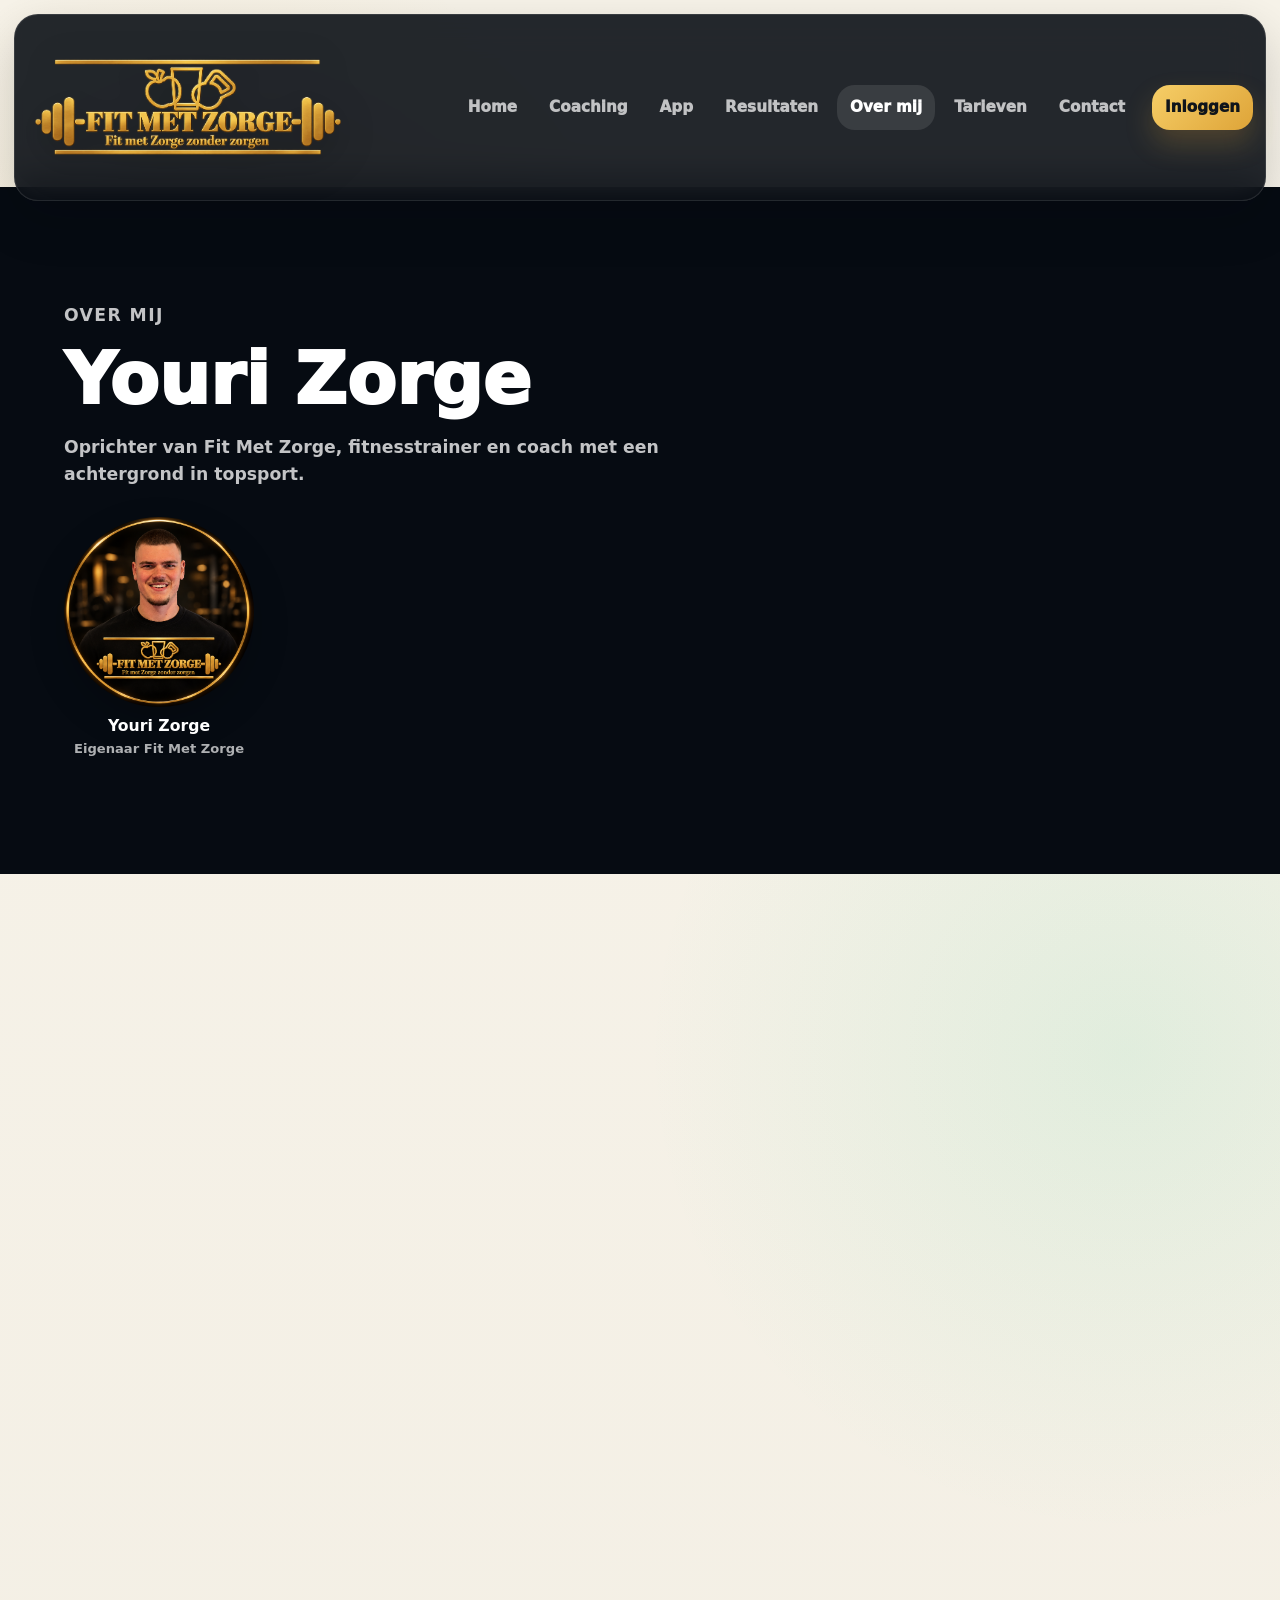
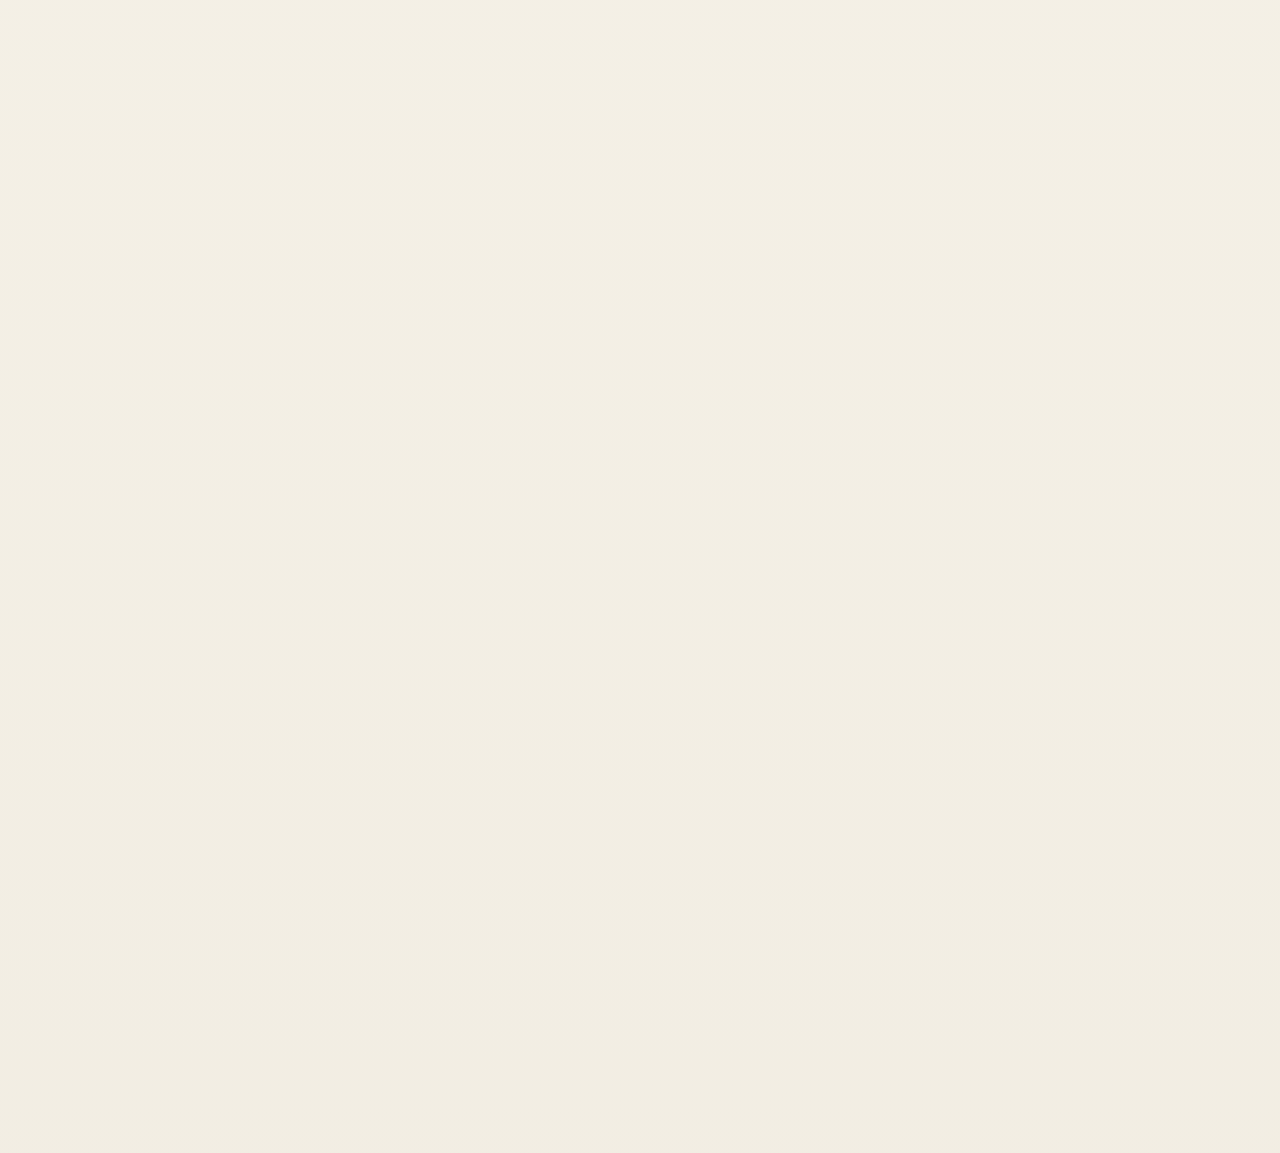
<file: over-mij.html>
<!doctype html>
<html lang="nl">
  <head>
    <meta charset="utf-8">
    <meta name="viewport" content="width=device-width, initial-scale=1">
    <title>Over mij | Fit Met Zorge</title>
    <meta name="description" content="Maak kennis met Youri Zorge, oprichter van Fit Met Zorge.">
    <link rel="stylesheet" href="styles.css?v=20261112-portrait">
  </head>
  <body>
    <header class="site-header" data-header>
      <a class="brand" href="index.html" aria-label="Fit Met Zorge home"><img src="fit-met-zorge-logo-gold.png" alt="Fit Met Zorge logo" width="1774" height="887" decoding="async"></a>
      <button class="nav-toggle" type="button" aria-label="Menu openen" aria-expanded="false" data-nav-toggle><span></span><span></span><span></span></button>
            <nav class="site-nav" aria-label="Hoofdnavigatie" data-nav>
        <a href="index.html">Home</a>
        <a href="coaching.html">Coaching</a>
        <a href="app.html">App</a>
        <a href="resultaten.html">Resultaten</a>
        <a class="active" href="over-mij.html">Over mij</a>
        <a href="tarieven.html">Tarieven</a>
        <a href="contact.html">Contact</a>
        <a class="nav-login" href="https://appfmz.nl">Inloggen</a>
      </nav>
    </header>

    <main>
      <section class="page-hero about-page-hero">
        <div class="section-head reveal">
          <p class="eyebrow">Over mij</p>
          <h1>Youri Zorge</h1>
          <p>Oprichter van Fit Met Zorge, fitnesstrainer en coach met een achtergrond in topsport.</p>
          <figure class="about-hero-photo">
            <img src="youri-zorge-met-logo.png" alt="Youri Zorge met het Fit Met Zorge logo" width="1254" height="1254" loading="lazy" decoding="async">
            <figcaption>
              <strong>Youri Zorge</strong>
              <span>Eigenaar Fit Met Zorge</span>
            </figcaption>
          </figure>
        </div>
      </section>

      <section class="section about-section">
        <div class="about-intro reveal">
          <div>
            <p class="eyebrow">Over mij</p>
            <h2>Youri Zorge</h2>
          </div>
          <p>
            Mijn naam is <strong>Youri Zorge</strong>, oprichter van <strong>Fit met Zorge</strong>. Ik coach mensen die niet alleen resultaat willen zien, maar ook willen begrijpen hoe ze sterker, fitter en consistenter worden. Mijn aanpak combineert topsportmentaliteit, techniek, structuur en persoonlijke begeleiding.
          </p>
        </div>

        <div class="about-layout">
          <div class="about-copy reveal">
            <p>Fit met Zorge staat voor trainen met aandacht. Ik geloof niet in snelle oplossingen, losse motivatie of schema's die na twee weken weer verdwijnen. Mijn coaching draait om duidelijkheid: weten wat je doet, waarom je het doet en hoe je het op lange termijn volhoudt.</p>
            <p>Mijn expertise komt uit jaren topsport, krachttraining, conditietraining en persoonlijke begeleiding. Als snowboarder werd ik meerdere keren Nederlands kampioen, vertegenwoordigde ik Nederland internationaal en trainde ik jarenlang in Itali&euml; om mijn sportieve doelen na te jagen.</p>
            <p>Tijdens mijn snowboardcarri&egrave;re nam ik deel aan verschillende Europa Cup-wedstrijden, behaalde ik een <strong>7e plaats</strong> als beste resultaat, werd ik twee keer <strong>6e op het WK voor junioren</strong> en eindigde ik als <strong>9e op het EYOF</strong>, de Jeugd Olympische Spelen. In die periode werd ik begeleid door olympisch kampioene Nicolien Sauerbreij.</p>
            <p>Die achtergrond neem ik mee in mijn coaching. Ik kijk niet alleen naar een oefening of voedingsschema, maar naar het complete plaatje: techniek, belastbaarheid, herstel, gewoontes, planning, motivatie en vertrouwen. Daardoor krijg je begeleiding die professioneel voelt, maar wel praktisch blijft.</p>
            <p>Ik beschik over mijn <strong>Fitvak A diploma</strong> en mijn <strong>Conditie/hersteltrainer diploma</strong>. Daarnaast zit ik in het examenjaar 2026-2027 van de opleiding <strong>Leefstijlcoach</strong>. Momenteel werk ik als <strong>fitnesstrainer bij Anytime Fitness Hoogerheide</strong>, waar ik dagelijks mensen begeleid in training, techniek en leefstijl.</p>
            <p>Bij Fit met Zorge krijg je geen standaard aanpak. Je krijgt een plan dat past bij jouw niveau, doelen en leven. Ik help je sterker worden, beter bewegen, fitter voelen en meer grip krijgen op voeding, structuur en herstel.</p>
            <p>Mijn doel is dat sporten geen verplichting blijft, maar iets wordt waar je energie, plezier en zelfvertrouwen uit haalt. Je hoeft het niet perfect te doen. Je moet een systeem hebben dat werkt, en iemand naast je hebben die je scherp houdt.</p>
            <p>Daarom coach ik met structuur, eerlijkheid en aandacht. Fit met Zorge betekent: hard werken aan jezelf, maar wel met begeleiding die duidelijk, persoonlijk en zonder zorgen voelt.</p>
          </div>

          <aside class="about-highlights reveal" aria-label="Hoogtepunten van Youri Zorge">
            <article><span>Topsport</span><strong>Meervoudig Nederlands kampioen</strong></article>
            <article><span>Europa Cup</span><strong>Beste resultaat: 7e plaats</strong></article>
            <article><span>WK junioren</span><strong>2x 6e plaats</strong></article>
            <article><span>EYOF</span><strong>9e plaats Jeugd Olympische Spelen</strong></article>
            <article><span>Nu</span><strong>Fitnesstrainer bij Anytime Fitness Hoogerheide</strong></article>
            <article><span>Opleiding</span><strong>Fitvak A, Conditie/hersteltrainer en examenjaar Leefstijlcoach 2026-2027</strong></article>
          </aside>
        </div>
      </section>
    </main>

    <footer class="site-footer">
      <div class="footer-brand"><img src="fit-met-zorge-logo-gold.png" alt="Fit Met Zorge logo" width="1774" height="887" decoding="async"><p>Fit met Zorge zonder zorgen.</p></div>
      <div class="footer-links"><a href="index.html">Home</a><a href="coaching.html">Coaching</a><a href="app.html">App</a><a href="resultaten.html">Resultaten</a><a href="over-mij.html">Over mij</a><a href="tarieven.html">Tarieven</a><a href="contact.html">Contact</a></div>
      <div class="footer-contact"><a href="tel:+31630422117">0630422117</a><a href="mailto:info@fitmetzorge.com">info@fitmetzorge.com</a><a href="https://www.instagram.com/fitmetzorge" target="_blank" rel="noreferrer">@fitmetzorge</a></div>
      <div class="footer-bottom"><span>&copy; 2026 Fit Met Zorge. Alle rechten voorbehouden.</span><a href="privacy.html">Privacyverklaring</a><a href="voorwaarden.html">Algemene voorwaarden</a></div>
    </footer>
    <script src="script.js"></script>
  </body>
</html>
</file>
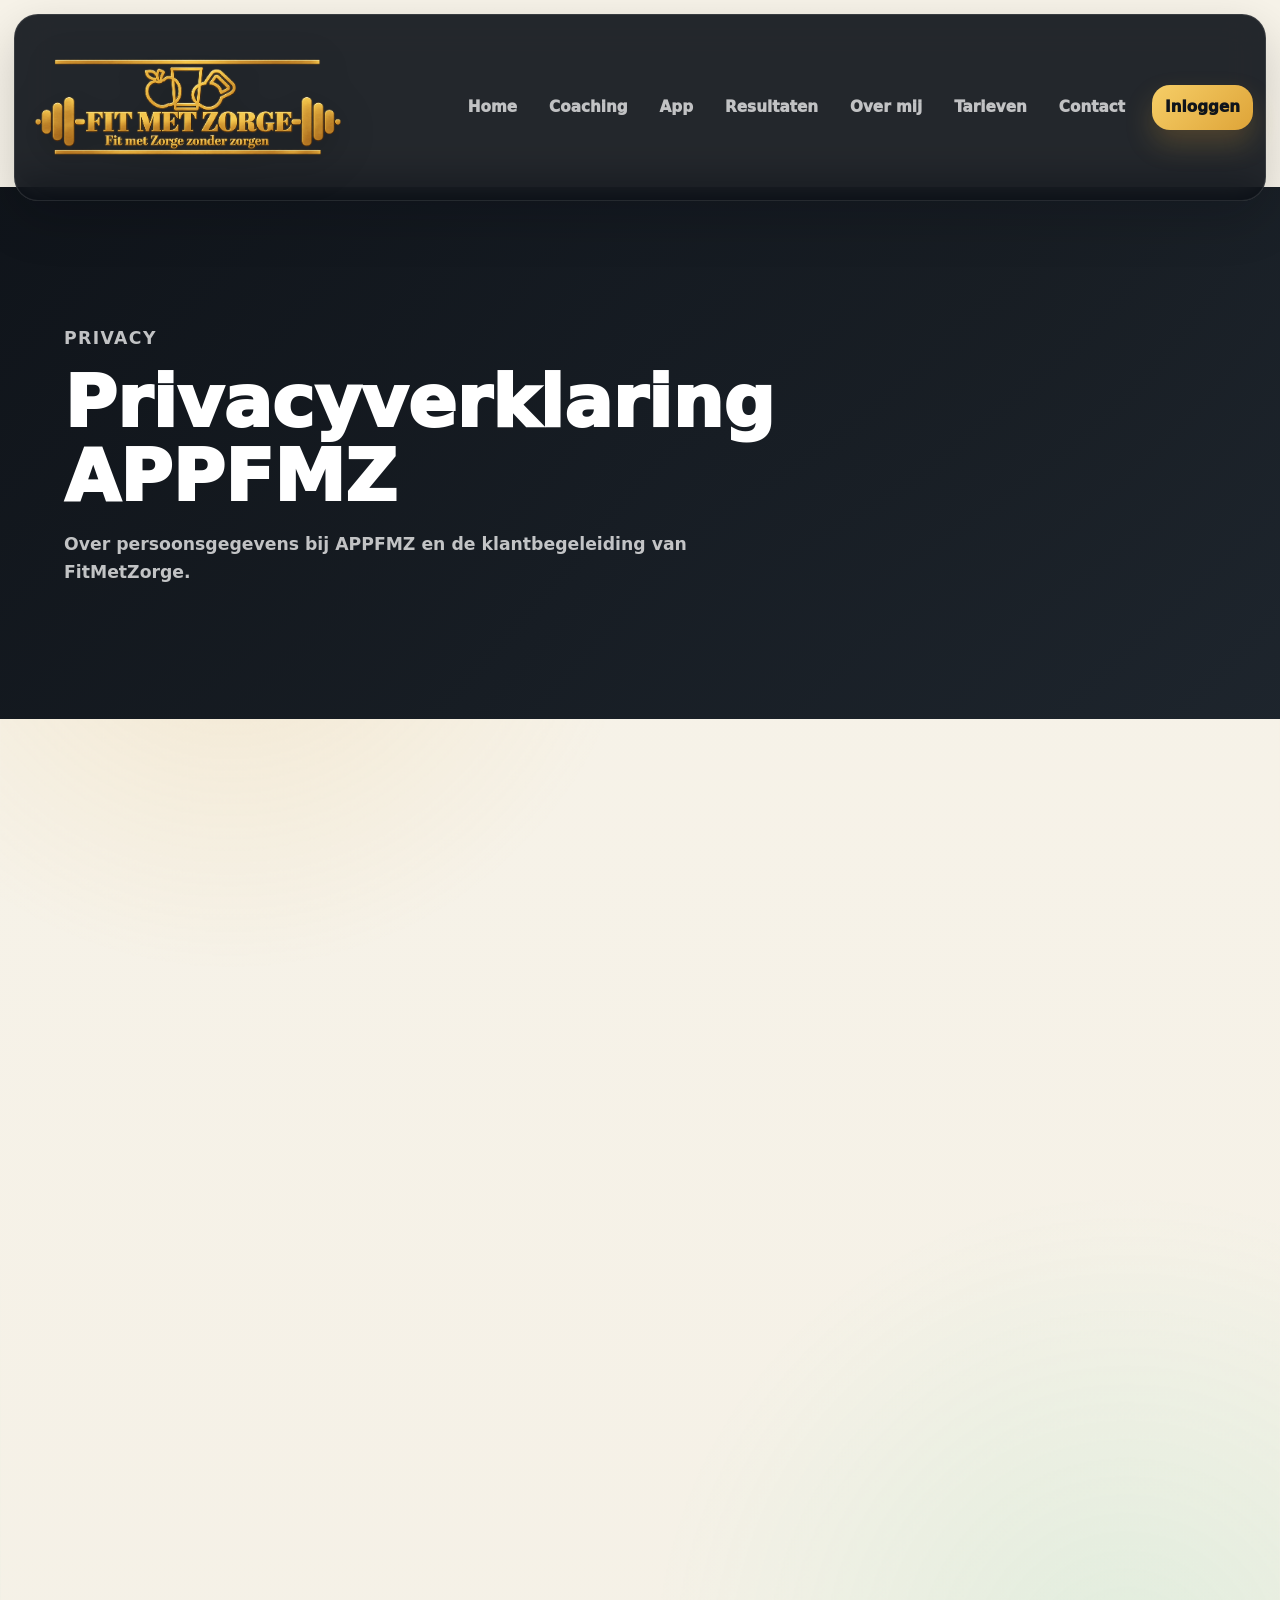
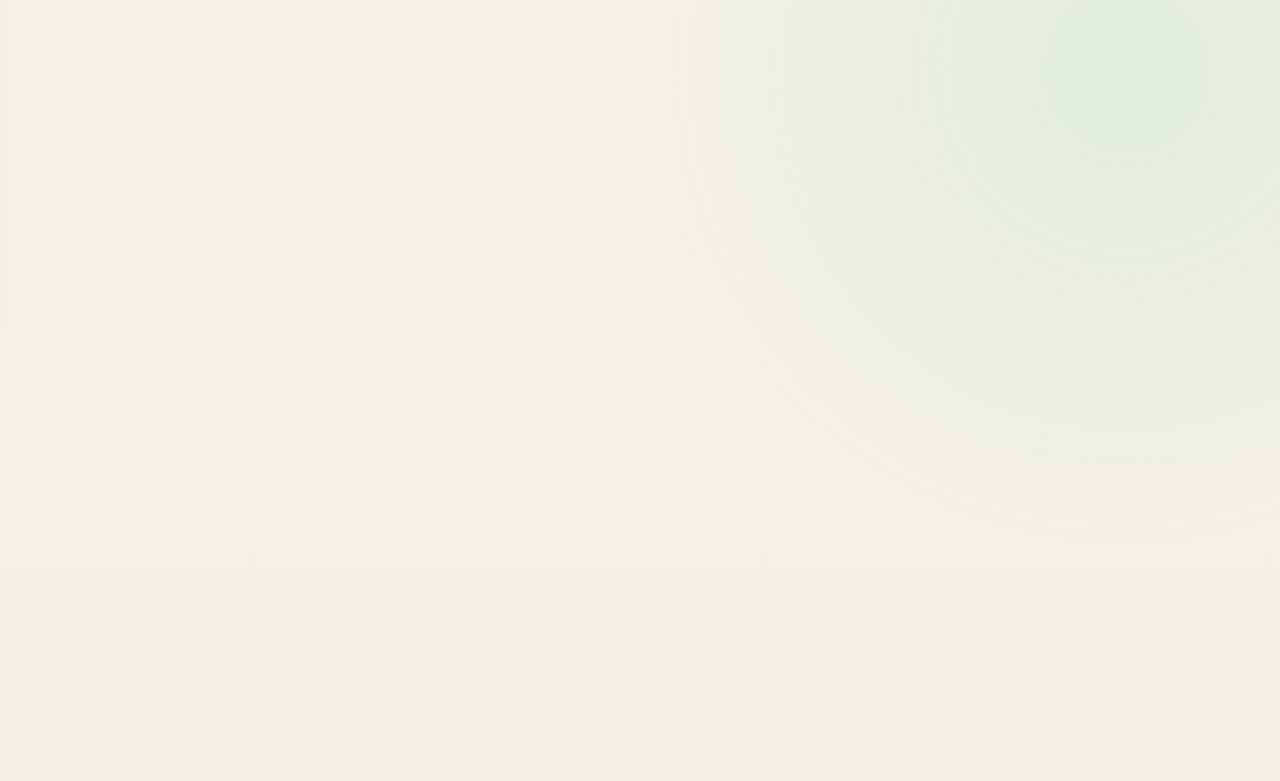
<file: privacy.html>
<!doctype html>
<html lang="nl">
  <head>
    <meta charset="utf-8">
    <meta name="viewport" content="width=device-width, initial-scale=1">
    <title>Privacyverklaring | Fit Met Zorge</title>
    <link rel="stylesheet" href="styles.css?v=20261102-contrast">
  </head>
  <body class="legal-page">
    <header class="site-header" data-header>
      <a class="brand" href="index.html" aria-label="Fit Met Zorge home"><img src="fit-met-zorge-logo-gold.png" alt="Fit Met Zorge logo" width="1774" height="887" decoding="async"></a>
      <button class="nav-toggle" type="button" aria-label="Menu openen" aria-expanded="false" data-nav-toggle><span></span><span></span><span></span></button>
            <nav class="site-nav" aria-label="Hoofdnavigatie" data-nav>
        <a href="index.html">Home</a>
        <a href="coaching.html">Coaching</a>
        <a href="app.html">App</a>
        <a href="resultaten.html">Resultaten</a>
        <a href="over-mij.html">Over mij</a>
        <a href="tarieven.html">Tarieven</a>
        <a href="contact.html">Contact</a>
        <a class="nav-login" href="https://appfmz.nl">Inloggen</a>
      </nav>
    </header>
    <main>
      <section class="page-hero compact-hero">
        <div class="section-head reveal">
          <p class="eyebrow">Privacy</p>
          <h1>Privacyverklaring APPFMZ</h1>
          <p>Over persoonsgegevens bij APPFMZ en de klantbegeleiding van FitMetZorge.</p>
        </div>
      </section>
      <section class="section legal-document" aria-labelledby="document-title">
        <h2 id="document-title">Lees of download het document</h2>
        <p><strong>Concept ter vaststelling · versie 0.9 · 28 oktober 2026</strong></p>
        <p>Hieronder staat het aangeleverde conceptdocument. De conceptstatus en inhoud zijn ongewijzigd overgenomen.</p>
        <div class="hero-actions">
          <a class="button primary" href="documenten/Privacyverklaring_APPFMZ_FitMetZorge_Concept.pdf" target="_blank" rel="noopener">Open PDF</a>
          <a class="button light" href="documenten/Privacyverklaring_APPFMZ_FitMetZorge_Concept.pdf" download>Download PDF</a>
        </div>
        <p>Op je telefoon kun je de PDF openen om deze op volledig scherm te lezen. Vragen? Mail naar <a href="mailto:info@fitmetzorge.com">info@fitmetzorge.com</a>.</p>
        <iframe class="legal-document-viewer" src="documenten/Privacyverklaring_APPFMZ_FitMetZorge_Concept.pdf#view=FitH" title="Privacyverklaring APPFMZ — concept" loading="lazy"></iframe>
      </section>
    </main>
    <footer class="site-footer"><div class="footer-brand"><img src="fit-met-zorge-logo-gold.png" alt="Fit Met Zorge logo" width="1774" height="887" decoding="async"><p>Fit met Zorge zonder zorgen.</p></div><div class="footer-links"><a href="index.html">Home</a><a href="coaching.html">Coaching</a><a href="app.html">App</a><a href="resultaten.html">Resultaten</a><a href="over-mij.html">Over mij</a><a href="tarieven.html">Tarieven</a><a href="contact.html">Contact</a></div><div class="footer-contact"><a href="tel:+31630422117">0630422117</a><a href="mailto:info@fitmetzorge.com">info@fitmetzorge.com</a><a href="https://www.instagram.com/fitmetzorge" target="_blank" rel="noreferrer">@fitmetzorge</a></div><div class="footer-bottom"><span>&copy; 2026 Fit Met Zorge. Alle rechten voorbehouden.</span><a href="privacy.html">Privacyverklaring</a><a href="voorwaarden.html">Algemene voorwaarden</a></div></footer>
    <script src="script.js"></script>
  </body>
</html>
</file>
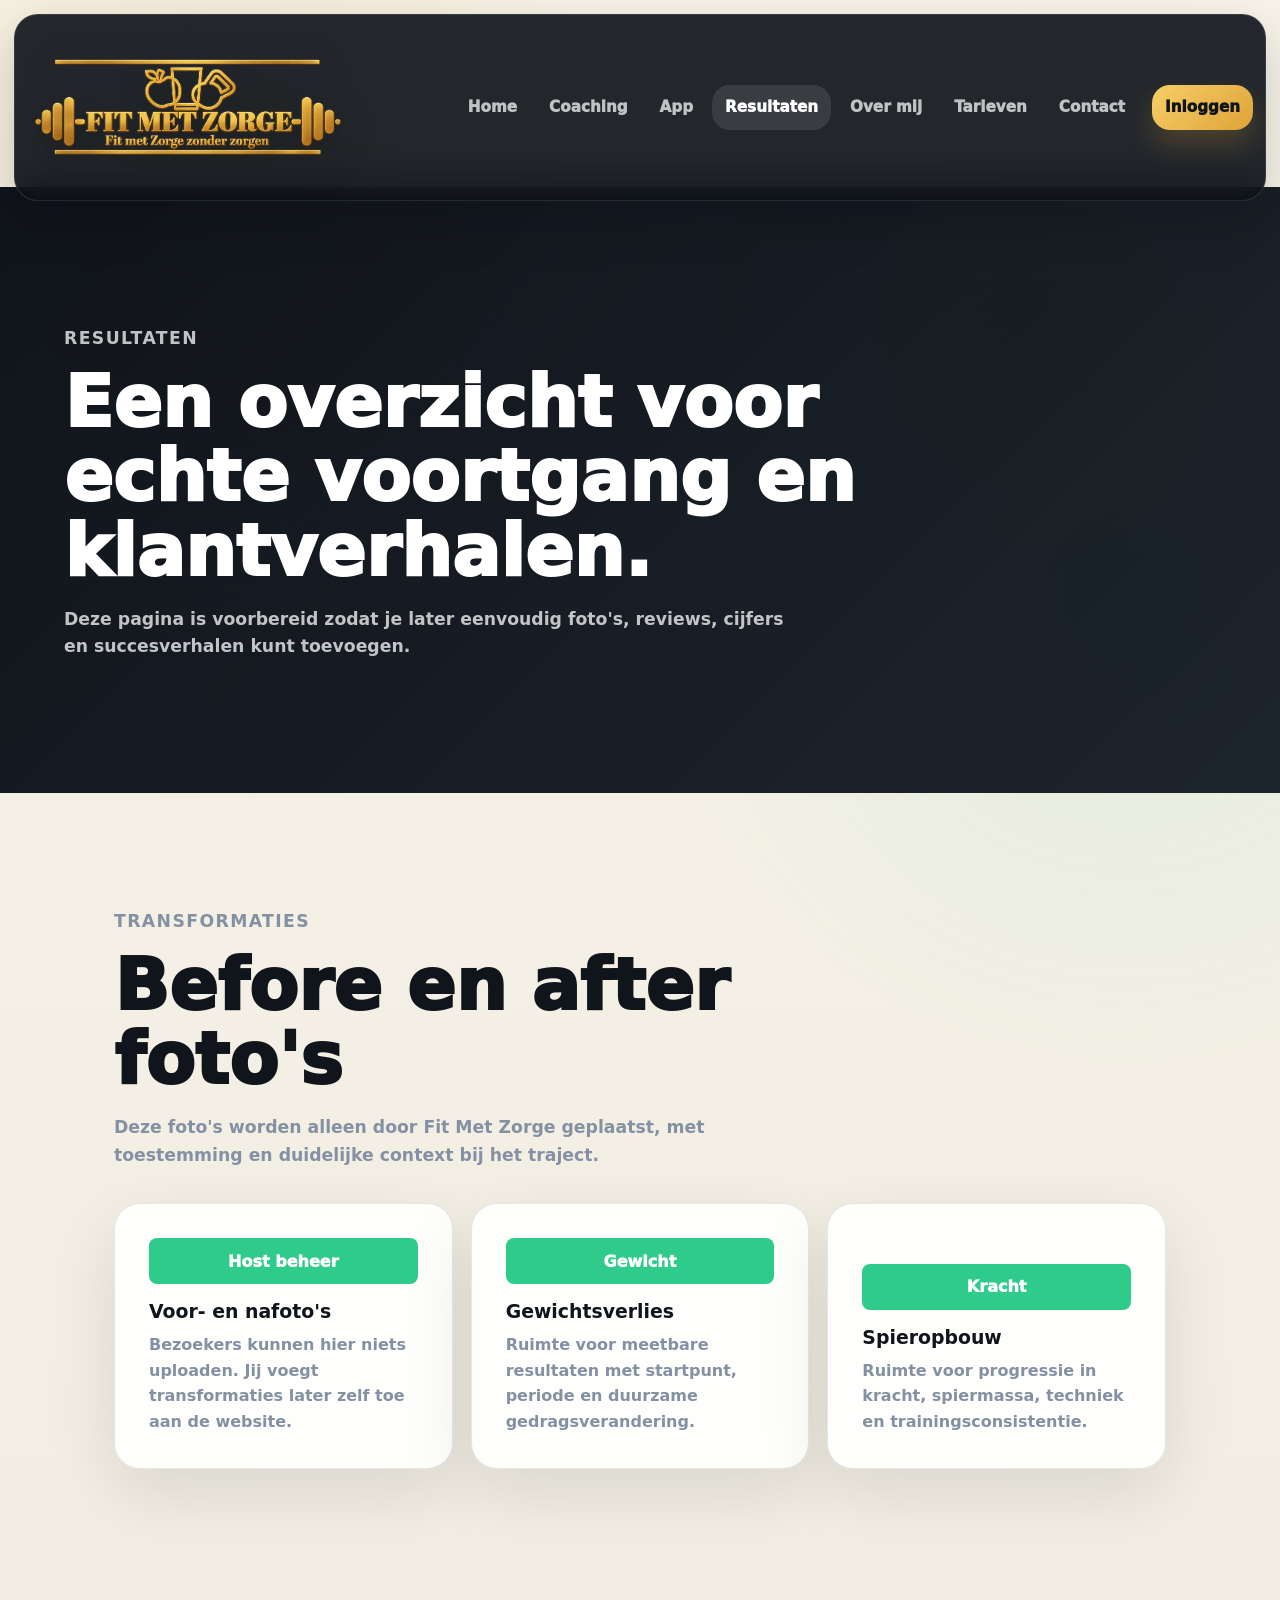
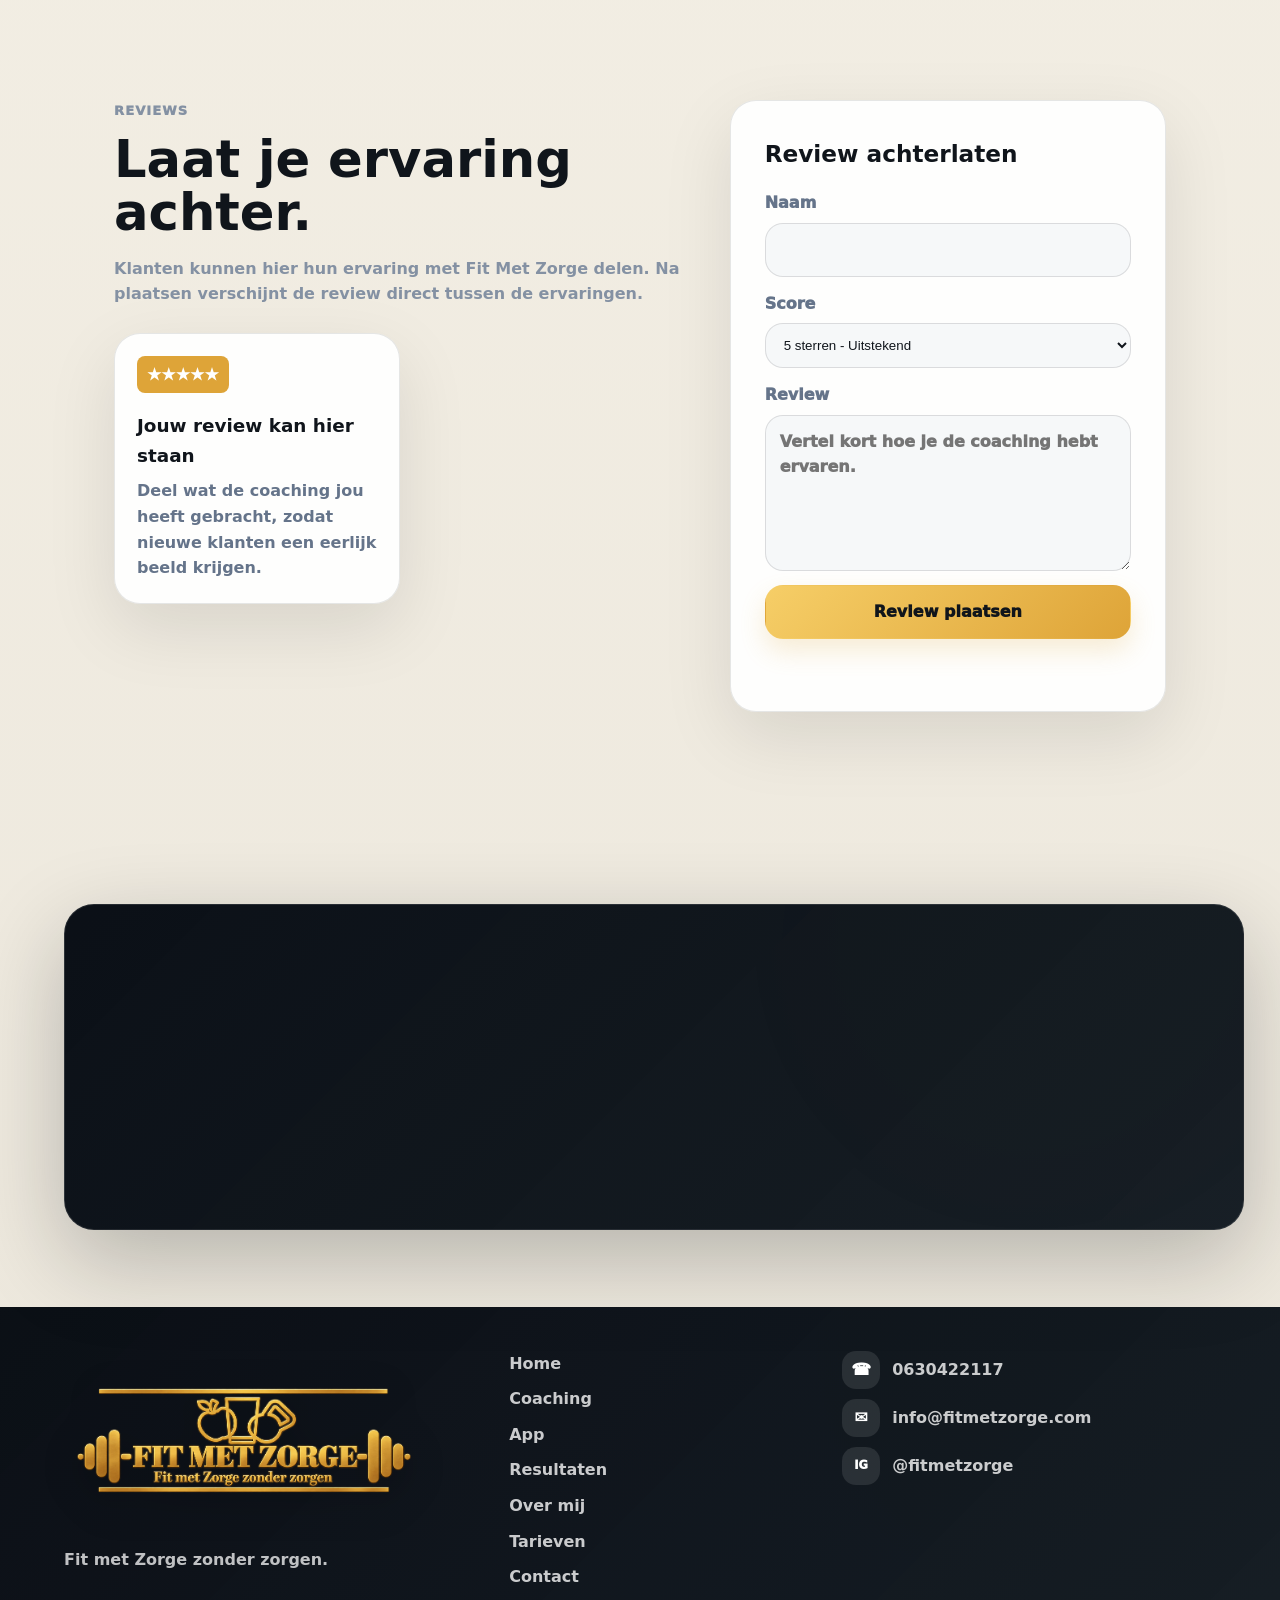
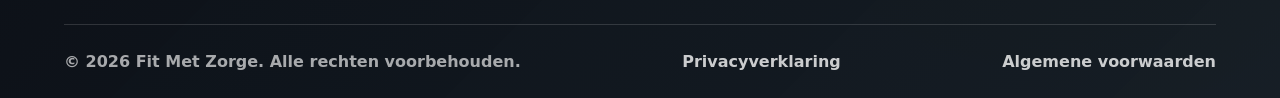
<file: resultaten.html>
<!doctype html>
<html lang="nl">
  <head>
    <meta charset="utf-8">
    <meta name="viewport" content="width=device-width, initial-scale=1">
    <title>Resultaten | Fit Met Zorge</title>
    <meta name="description" content="Resultaten, ervaringen en succesverhalen van Fit Met Zorge klanten.">
    <link rel="stylesheet" href="styles.css?v=20261102-contrast">
  </head>
  <body>
    <header class="site-header" data-header>
      <a class="brand" href="index.html" aria-label="Fit Met Zorge home"><img src="fit-met-zorge-logo-gold.png" alt="Fit Met Zorge logo" width="1774" height="887" decoding="async"></a>
      <button class="nav-toggle" type="button" aria-label="Menu openen" aria-expanded="false" data-nav-toggle><span></span><span></span><span></span></button>
            <nav class="site-nav" aria-label="Hoofdnavigatie" data-nav>
        <a href="index.html">Home</a>
        <a href="coaching.html">Coaching</a>
        <a href="app.html">App</a>
        <a class="active" href="resultaten.html">Resultaten</a>
        <a href="over-mij.html">Over mij</a>
        <a href="tarieven.html">Tarieven</a>
        <a href="contact.html">Contact</a>
        <a class="nav-login" href="https://appfmz.nl">Inloggen</a>
      </nav>
    </header>

    <main>
      <section class="page-hero compact-hero">
        <div class="section-head reveal">
          <p class="eyebrow">Resultaten</p>
          <h1>Een overzicht voor echte voortgang en klantverhalen.</h1>
          <p>Deze pagina is voorbereid zodat je later eenvoudig foto's, reviews, cijfers en succesverhalen kunt toevoegen.</p>
        </div>
      </section>

      <section class="section">
        <div class="section-head reveal">
          <p class="eyebrow">Transformaties</p>
          <h2>Before en after foto's</h2>
          <p>Deze foto's worden alleen door Fit Met Zorge geplaatst, met toestemming en duidelijke context bij het traject.</p>
        </div>
        <div class="results-grid before-after-grid">
          <article class="result-card host-only-card reveal"><span>Host beheer</span><h2>Voor- en nafoto's</h2><p>Bezoekers kunnen hier niets uploaden. Jij voegt transformaties later zelf toe aan de website.</p></article>
          <article class="result-card host-only-card reveal"><span>Gewicht</span><h2>Gewichtsverlies</h2><p>Ruimte voor meetbare resultaten met startpunt, periode en duurzame gedragsverandering.</p></article>
          <article class="result-card host-only-card reveal"><span>Kracht</span><h2>Spieropbouw</h2><p>Ruimte voor progressie in kracht, spiermassa, techniek en trainingsconsistentie.</p></article>
        </div>
      </section>

      <section class="section review-section">
        <div class="review-layout">
          <div class="review-copy reveal">
            <p class="eyebrow">Reviews</p>
            <h2>Laat je ervaring achter.</h2>
            <p>Klanten kunnen hier hun ervaring met Fit Met Zorge delen. Na plaatsen verschijnt de review direct tussen de ervaringen.</p>
            <div class="review-list" data-review-list aria-live="polite">
              <article class="review-card">
                <span class="review-score rating-stars" aria-label="5 van 5 sterren">&#9733;&#9733;&#9733;&#9733;&#9733;</span>
                <h3>Jouw review kan hier staan</h3>
                <p>Deel wat de coaching jou heeft gebracht, zodat nieuwe klanten een eerlijk beeld krijgen.</p>
              </article>
            </div>
          </div>

          <form class="premium-form review-form reveal" data-review-form>
            <h2>Review achterlaten</h2>
            <label>Naam<input name="Naam" type="text" autocomplete="name" required></label>
            <label>Score
              <select name="Score" required>
                <option value="5">5 sterren - Uitstekend</option>
                <option value="4">4 sterren - Goed</option>
                <option value="3">3 sterren - Voldoende</option>
                <option value="2">2 sterren</option>
                <option value="1">1 ster</option>
              </select>
            </label>
            <label>Review<textarea name="Review" rows="5" required placeholder="Vertel kort hoe je de coaching hebt ervaren."></textarea></label>
            <button class="button primary full" type="submit">Review plaatsen</button>
            <p class="form-status" data-review-status></p>
          </form>
        </div>
      </section>

      <section class="section dark-cta">
        <div class="reveal">
          <p class="eyebrow">Jouw resultaat</p>
          <h2>Wil jij het volgende verhaal worden?</h2>
          <p>Start met een intake en ontdek wat haalbaar is met de juiste structuur.</p>
        </div>
        <div class="cta-actions reveal">
          <a class="button light" href="contact.html#intake">Intake aanvragen</a>
        </div>
      </section>
    </main>

    <footer class="site-footer">
      <div class="footer-brand"><img src="fit-met-zorge-logo-gold.png" alt="Fit Met Zorge logo" width="1774" height="887" decoding="async"><p>Fit met Zorge zonder zorgen.</p></div>
      <div class="footer-links"><a href="index.html">Home</a><a href="coaching.html">Coaching</a><a href="app.html">App</a><a href="resultaten.html">Resultaten</a><a href="over-mij.html">Over mij</a><a href="tarieven.html">Tarieven</a><a href="contact.html">Contact</a></div>
      <div class="footer-contact"><a href="tel:+31630422117">0630422117</a><a href="mailto:info@fitmetzorge.com">info@fitmetzorge.com</a><a href="https://www.instagram.com/fitmetzorge" target="_blank" rel="noreferrer">@fitmetzorge</a></div>
      <div class="footer-bottom"><span>&copy; 2026 Fit Met Zorge. Alle rechten voorbehouden.</span><a href="privacy.html">Privacyverklaring</a><a href="voorwaarden.html">Algemene voorwaarden</a></div>
    </footer>
    <script src="script.js"></script>
  </body>
</html>
</file>
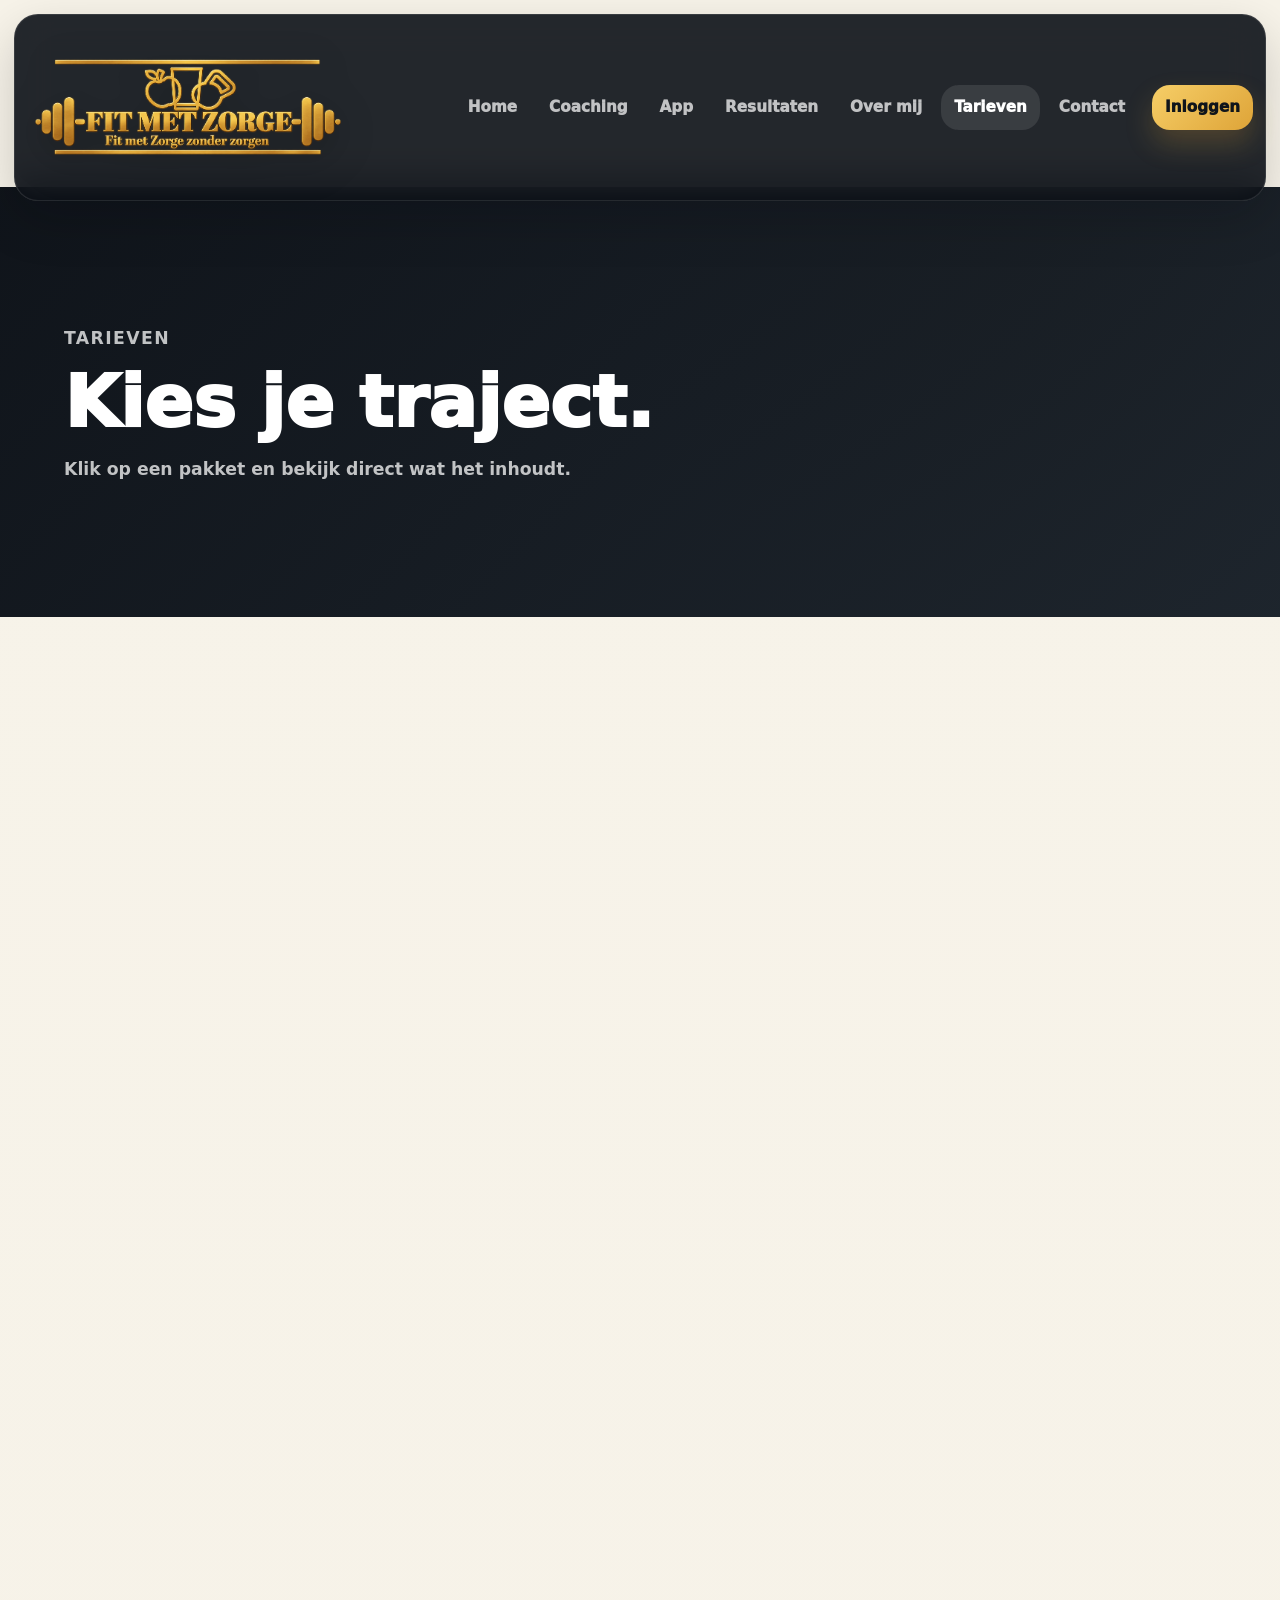
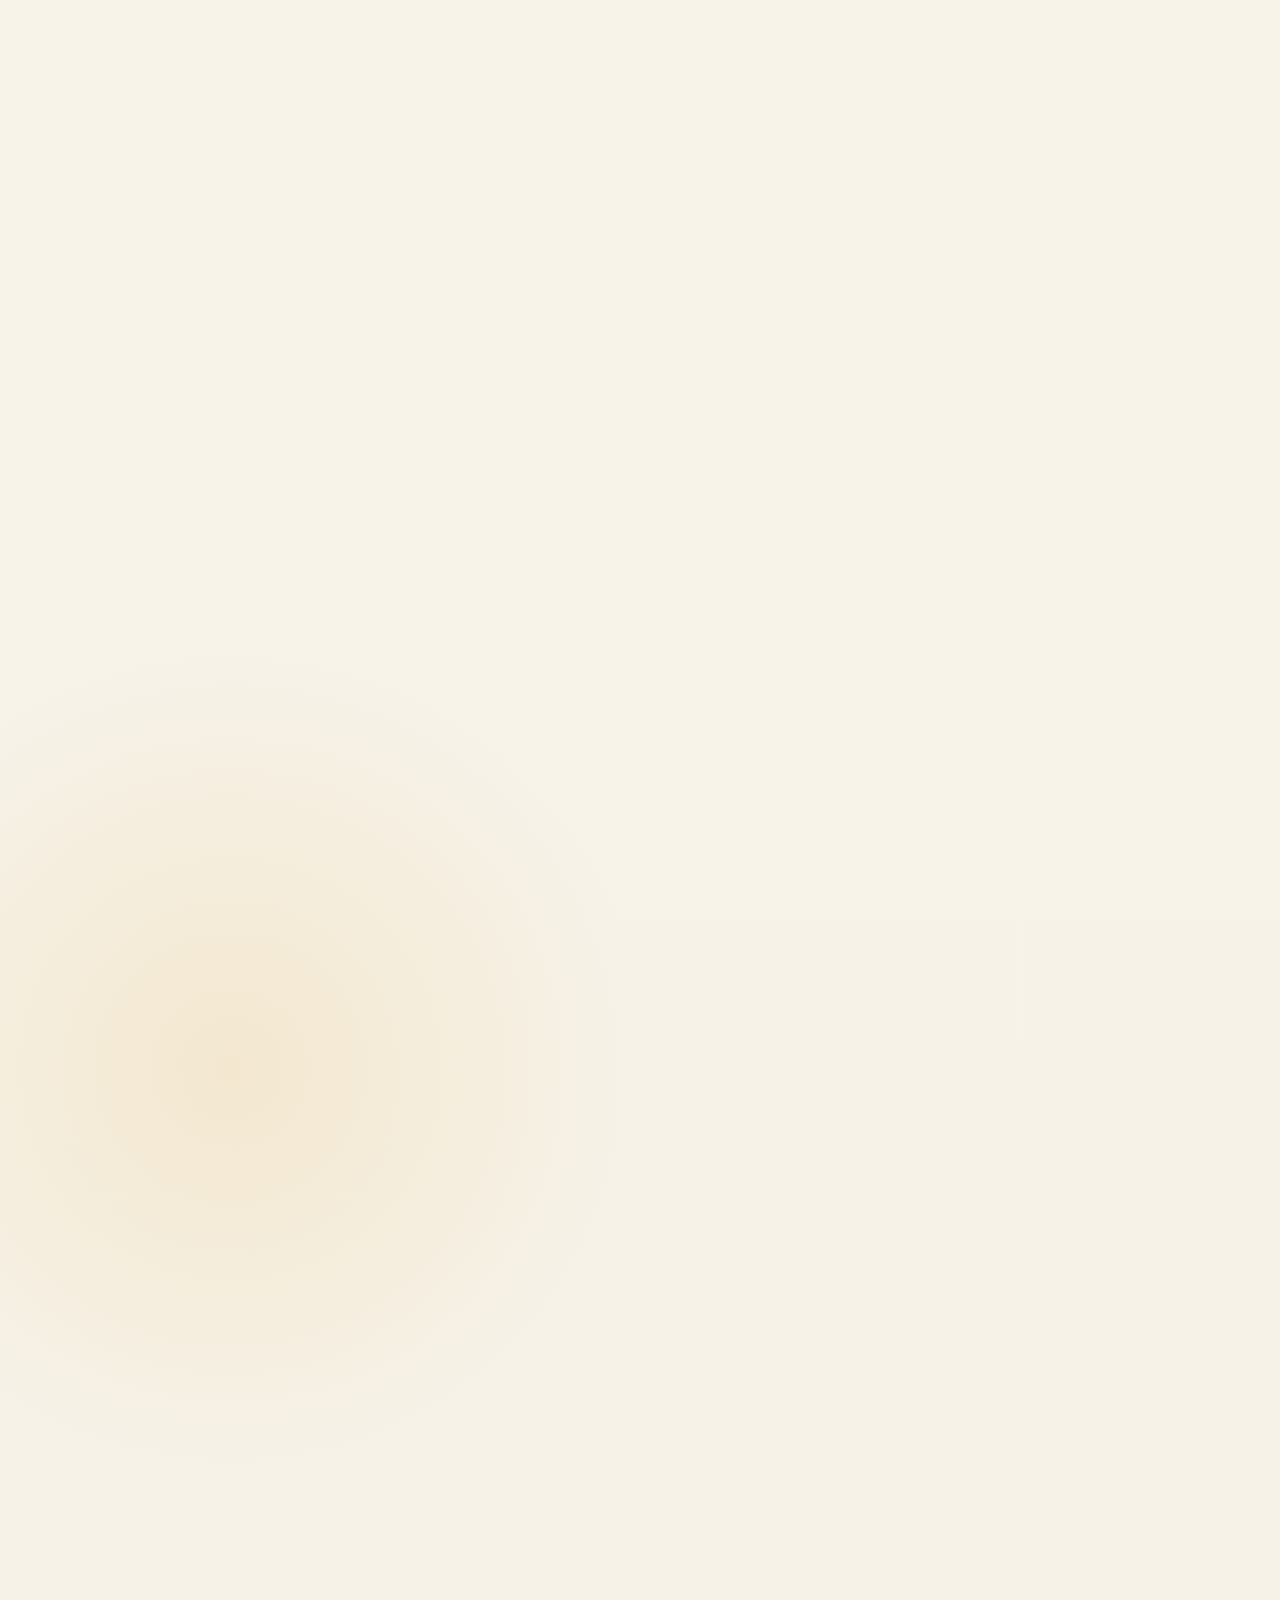
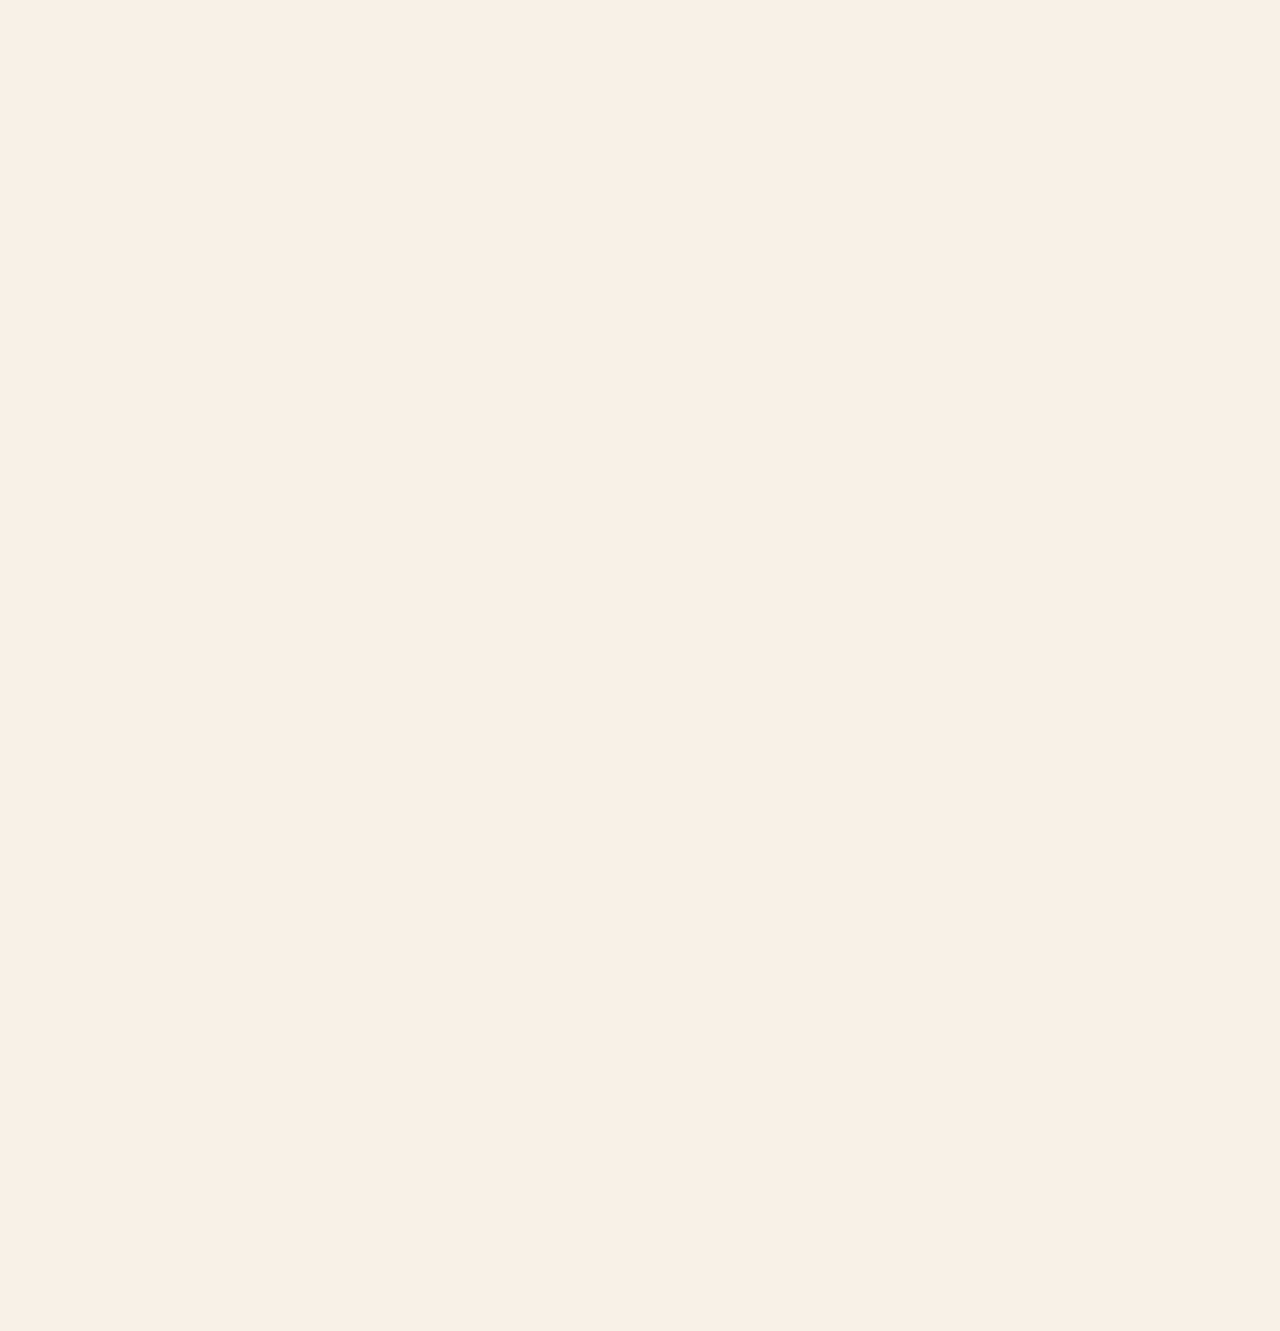
<file: tarieven.html>
<!doctype html>
<html lang="nl">
  <head>
    <meta charset="utf-8">
    <meta name="viewport" content="width=device-width, initial-scale=1">
    <title>Tarieven | Fit Met Zorge</title>
    <meta name="description" content="Tarieven inclusief btw voor personal training, duo training en online coaching. Pakketten per 4 weken (28 dagen), 13 betaalperiodes per jaar.">
    <link rel="stylesheet" href="styles.css?v=20261102-contrast">
  </head>
  <body>
    <header class="site-header" data-header>
      <a class="brand" href="index.html" aria-label="Fit Met Zorge home"><img src="fit-met-zorge-logo-gold.png" alt="Fit Met Zorge logo" width="1774" height="887" decoding="async"></a>
      <button class="nav-toggle" type="button" aria-label="Menu openen" aria-expanded="false" data-nav-toggle><span></span><span></span><span></span></button>
            <nav class="site-nav" aria-label="Hoofdnavigatie" data-nav>
        <a href="index.html">Home</a>
        <a href="coaching.html">Coaching</a>
        <a href="app.html">App</a>
        <a href="resultaten.html">Resultaten</a>
        <a href="over-mij.html">Over mij</a>
        <a class="active" href="tarieven.html">Tarieven</a>
        <a href="contact.html">Contact</a>
        <a class="nav-login" href="https://appfmz.nl">Inloggen</a>
      </nav>
    </header>

    <main>
      <section class="page-hero compact-hero">
        <div class="section-head reveal">
          <p class="eyebrow">Tarieven</p>
          <h1>Kies je traject.</h1>
          <p>Klik op een pakket en bekijk direct wat het inhoudt.</p>
        </div>
      </section>

      <section class="section pricing-section">
        <div class="pricing-stack">
          <article class="pricing-category pricing-terms" aria-labelledby="pricing-terms-title">
            <p class="eyebrow">Duidelijke afspraken</p>
            <h2 id="pricing-terms-title">Inclusief btw &middot; iedere vier weken</h2>
            <p><strong>Alle prijzen zijn inclusief btw. Voor de terugkerende pakketten vindt betaling en facturatie iedere vier weken plaats: één betaalperiode duurt 28 dagen. Er zijn 13 betaalperiodes per jaar.</strong></p>
            <p>De overeenkomst is opzegbaar met een opzegtermijn van vier weken. Trainingen binnen het pakket horen bij de betreffende vierwekenperiode.</p>
            <p>Minimaal 24 uur vooraf afzeggen is kosteloos. Daarna wordt de training in rekening gebracht.</p>
            <p>Deze afspraken gelden voor nieuwe overeenkomsten. Bestaande klantafspraken en contracten blijven ongewijzigd. Losse trainingen en strippenkaarten hebben geen vierwekelijkse betaalperiode.</p>
            <a class="button primary" href="voorwaarden.html">Bekijk de voorwaarden</a>
          </article>
          <div class="pricing-category reveal">
            <div class="pricing-category-head">
              <div><p class="eyebrow">Personal training</p><h2>Personal Training vanaf &euro;40 per training</h2></div>
              <p class="duo-note"><strong>Persoonlijke begeleiding &middot; 60 minuten &middot; opzegbaar met een opzegtermijn van vier weken</strong></p>
            </div>
            <div class="plan-grid" aria-label="Personal training pakketten voor 1 persoon">
              <button class="plan-card pricing-card-modern active" data-plan="single-basis" type="button">
                <span class="plan-title">Basis</span>
                <small class="plan-frequency">1&times; per week</small>
                <strong class="session-price">&euro;50 <span>per training</span></strong>
                <span class="period-price">&euro;200 per 4 weken</span>
                <small>4 trainingen per 4 weken &middot; inclusief btw &middot; 13 betaalperiodes per jaar</small>
                <small>60 minuten per training</small>
                <small>Persoonlijke begeleiding</small>
              </button>
              <button class="plan-card pricing-card-modern featured" data-plan="single-progressie" type="button">
                <span class="popular-badge">Meest gekozen</span>
                <span class="plan-title">Progressie</span>
                <small class="plan-frequency">2&times; per week</small>
                <strong class="session-price">&euro;47,50 <span>per training</span></strong>
                <span class="period-price">&euro;380 per 4 weken</span>
                <small>8 trainingen per 4 weken &middot; inclusief btw &middot; 13 betaalperiodes per jaar</small>
                <small>60 minuten per training</small>
                <small>Meer begeleiding en regelmatige progressie</small>
              </button>
              <button class="plan-card pricing-card-modern" data-plan="single-transformatie" type="button">
                <span class="plan-title">Transformatie</span>
                <small class="plan-frequency">3&times; per week</small>
                <strong class="session-price">&euro;40 <span>per training</span></strong>
                <span class="period-price">&euro;480 per 4 weken</span>
                <small>12 trainingen per 4 weken &middot; inclusief btw &middot; 13 betaalperiodes per jaar</small>
                <small>60 minuten per training</small>
                <small>Intensieve begeleiding en maximale structuur</small>
              </button>
            </div>
            <div class="sixty-minute-info">
              <h3>Wat krijg je bij 60 minuten training?</h3>
              <p>Een volledige sessie met warming-up, techniekcoaching, kracht- of conditietraining, persoonlijke feedback en duidelijke opbouw voor je volgende training.</p>
            </div>
          </div>

          <div class="pricing-category reveal">
            <div class="pricing-category-head">
              <div><p class="eyebrow">Duo training</p><h2>2 personen</h2></div>
              <p class="duo-note"><strong>Samen trainen met dezelfde coaching, extra motivatie en een duidelijke totaalprijs.</strong></p>
            </div>
            <div class="plan-grid" aria-label="Duo training pakketten">
              <button class="plan-card pricing-card-modern" data-plan="duo-basis" type="button">
                <span class="plan-title">Duo Basis</span>
                <small class="plan-frequency">1&times; per week</small>
                <strong class="session-price">&euro;32,50 <span>p.p. per training</span></strong>
                <span class="period-price">&euro;260 per 4 weken totaal voor 2 personen</span>
                <small>4 trainingen per 4 weken &middot; inclusief btw &middot; 13 betaalperiodes per jaar</small>
              </button>
              <button class="plan-card pricing-card-modern featured" data-plan="duo-progressie" type="button">
                <span class="popular-badge">Meest gekozen</span>
                <span class="plan-title">Duo Progressie</span>
                <small class="plan-frequency">2&times; per week</small>
                <strong class="session-price">&euro;31,25 <span>p.p. per training</span></strong>
                <span class="period-price">&euro;500 per 4 weken totaal voor 2 personen</span>
                <small>8 trainingen per 4 weken &middot; inclusief btw &middot; 13 betaalperiodes per jaar</small>
              </button>
              <button class="plan-card pricing-card-modern" data-plan="duo-transformatie" type="button">
                <span class="plan-title">Duo Transformatie</span>
                <small class="plan-frequency">3&times; per week</small>
                <strong class="session-price">&euro;27,50 <span>p.p. per training</span></strong>
                <span class="period-price">&euro;660 per 4 weken totaal voor 2 personen</span>
                <small>12 trainingen per 4 weken &middot; inclusief btw &middot; 13 betaalperiodes per jaar</small>
              </button>
            </div>
          </div>

          <div class="pricing-category reveal">
            <div class="pricing-category-head">
              <div><p class="eyebrow">Online coaching</p><h2>Volledige begeleiding op afstand</h2></div>
              <p class="duo-note"><strong>* Voor wie zelfstandig traint, maar wel structuur, controle en persoonlijke bijsturing wil. *</strong></p>
            </div>
            <div class="plan-grid online-plan-grid" aria-label="Online coaching">
              <button class="plan-card online-plan-card" data-plan="online-coaching" type="button">
                <span>Online coaching</span>
                <strong class="period-price">&euro;200 per 4 weken</strong>
                <small>Inclusief btw &middot; 13 betaalperiodes per jaar</small>
                <small>Volledige begeleiding op afstand</small>
                <span class="plan-list">
                  <span>Persoonlijk trainingsschema per week.</span>
                  <span>Voedingsschema en voedingslog per dag.</span>
                  <span>Stappen, water, slaap, welzijn en gewicht bijhouden.</span>
                  <span>Wekelijkse check-ins, voortgang en persoonlijke bijsturing.</span>
                </span>
              </button>
            </div>
          </div>

          <div class="plan-detail reveal" data-plan-detail aria-live="polite">
            <p class="eyebrow">Geselecteerd pakket</p>
            <h2>Basis - 1 persoon</h2>
            <p>Voor wie wil starten met persoonlijke begeleiding, techniek en structuur. Je traint 4 keer per 4 weken 60 minuten en krijgt een duidelijk plan waarmee je veilig en gericht vooruitgaat.</p>
            <ul>
              <li>&euro;50 per training &middot; &euro;200 per 4 weken.</li>
              <li>4 trainingen per 4 weken &middot; 60 minuten per training.</li>
              <li>Inclusief btw &middot; 13 betaalperiodes per jaar.</li>
              <li>Opzegbaar met een opzegtermijn van vier weken.</li>
              <li>Focus op techniek, uitvoering en basisprogressie.</li>
            </ul>
          </div>

          <div class="extra-pricing-grid">
            <article class="mini-price-card reveal">
              <h2>Strippenkaart</h2>
              <strong class="session-price mini-session-price">&euro;52 <span>per training</span></strong>
              <div class="compact-price-row"><span>10 &times; 60 minuten</span><strong>&euro;520 totaal</strong></div>
            </article>
            <article class="mini-price-card reveal">
              <h2>Losse training</h2>
              <strong class="session-price mini-session-price">&euro;55 <span>per training</span></strong>
              <div class="compact-price-row"><span>60 minuten</span><strong></strong></div>
            </article>
          </div>
          <p class="pricing-footnote">Regelmatig trainen? Met een vierwekenpakket train je vanaf &euro;40 per sessie.</p>
        </div>
      </section>

      <div class="signup-modal" data-signup-modal hidden>
        <div class="signup-dialog" role="dialog" aria-modal="true" aria-labelledby="signup-title">
          <button class="signup-close" type="button" aria-label="Aanmelden sluiten" data-signup-close>&times;</button>
          <div class="signup-copy">
            <p class="eyebrow">Aanmelden</p>
            <h2 id="signup-title">Plan een afspraak</h2>
            <p data-signup-title>Vul je gegevens in om een afspraak aan te vragen.</p>
            <p>Inclusief btw. Betaling en facturatie iedere vier weken (28 dagen), 13 betaalperiodes per jaar. Opzegtermijn: vier weken. Trainingen horen bij de betreffende vierwekenperiode. Minimaal 24 uur vooraf afzeggen is kosteloos; daarna wordt de training in rekening gebracht.</p>
            <p>Voor nieuwe overeenkomsten; bestaande afspraken blijven ongewijzigd.</p>
          </div>
          <form class="premium-form signup-form" action="https://formsubmit.co/info@fitmetzorge.com" method="POST" data-mail-form data-form-type="aanmelding">
            <input type="hidden" name="_subject" value="Nieuwe pakket aanmelding Fit Met Zorge">
            <input type="hidden" name="_template" value="table">
            <input type="hidden" name="Betaalperiode pakketten" value="Iedere vier weken (28 dagen); 13 betaalperiodes per jaar; inclusief btw; voor nieuwe overeenkomsten">
            <input type="hidden" name="Opzegtermijn" value="Vier weken">
            <input type="hidden" name="_captcha" value="false">
            <input type="hidden" name="_next" data-form-next value="https://www.fitmetzorge.com/bedankt.html">
            <input type="text" name="_honey" class="form-honey" tabindex="-1" autocomplete="off">
            <input type="hidden" name="Pakket" data-signup-plan value="">
            <fieldset class="duration-field">
              <legend>Pakket en betaalperiode</legend>
              <div class="duration-options" data-duration-options></div>
            </fieldset>
            <label>Naam<input name="Naam" type="text" autocomplete="name" required></label>
            <label>E-mailadres<input name="email" type="email" autocomplete="email" required></label>
            <label>Telefoonnummer<input name="Telefoonnummer" type="tel" autocomplete="tel" required></label>
            <label>Leeftijd<input name="Leeftijd" type="number" min="12" max="100" inputmode="numeric"></label>
            <label>Voorkeur dag/tijd<input name="Voorkeur dag/tijd" type="text" placeholder="Bijv. maandagavond of zaterdag ochtend"></label>
            <label>Doel<textarea name="Doel" rows="4" placeholder="Vertel kort wat je doel is." required></textarea></label>
            <button class="button primary full" type="submit">Aanmelding mailen</button>
            <p class="form-status" data-form-status role="status" aria-live="polite" aria-atomic="true"></p>
          </form>
        </div>
      </div>
    </main>

    <footer class="site-footer">
      <div class="footer-brand"><img src="fit-met-zorge-logo-gold.png" alt="Fit Met Zorge logo" width="1774" height="887" decoding="async"><p>Fit met Zorge zonder zorgen.</p></div>
      <div class="footer-links"><a href="index.html">Home</a><a href="coaching.html">Coaching</a><a href="app.html">App</a><a href="resultaten.html">Resultaten</a><a href="over-mij.html">Over mij</a><a href="tarieven.html">Tarieven</a><a href="contact.html">Contact</a></div>
      <div class="footer-contact"><a href="tel:+31630422117">0630422117</a><a href="mailto:info@fitmetzorge.com">info@fitmetzorge.com</a><a href="https://www.instagram.com/fitmetzorge" target="_blank" rel="noreferrer">@fitmetzorge</a></div>
      <div class="footer-bottom"><span>&copy; 2026 Fit Met Zorge. Alle rechten voorbehouden.</span><a href="privacy.html">Privacyverklaring</a><a href="voorwaarden.html">Algemene voorwaarden</a></div>
    </footer>
    <script src="script.js"></script>
  </body>
</html>
</file>
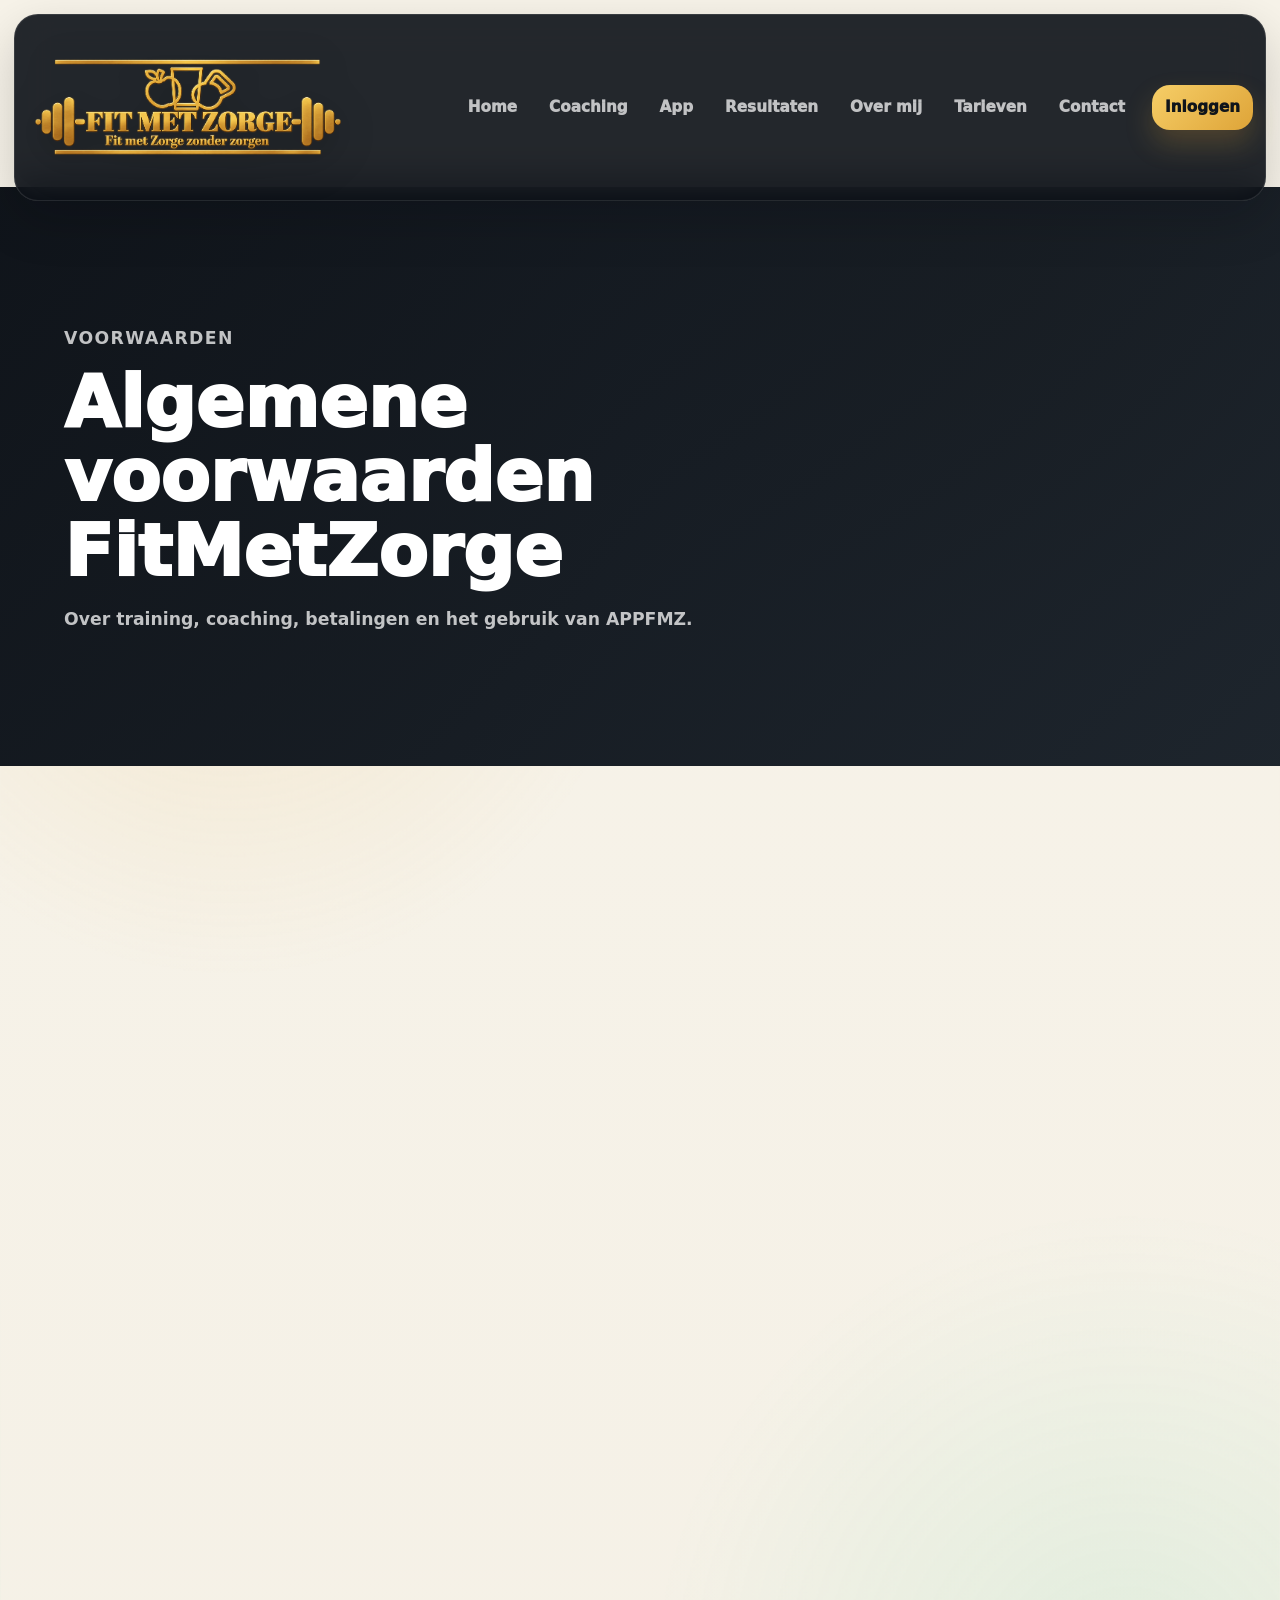
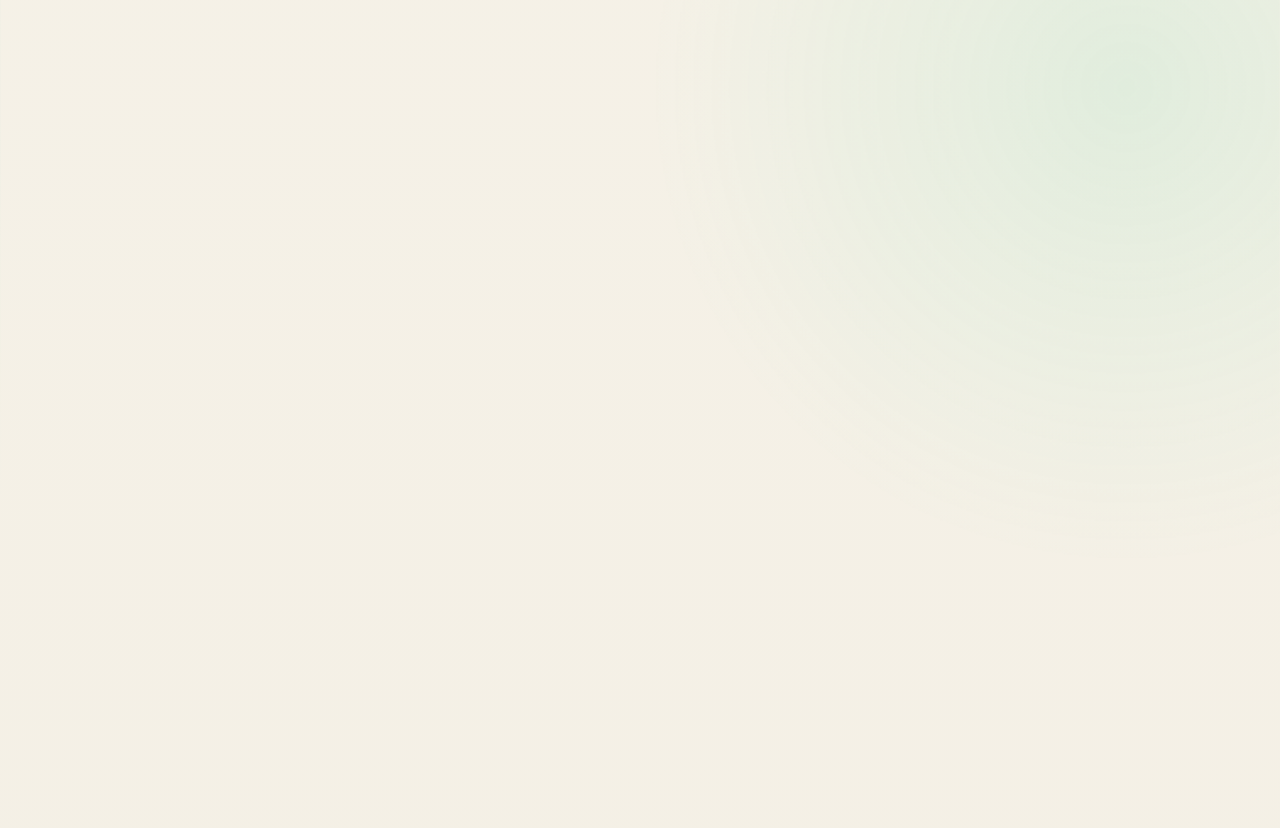
<file: voorwaarden.html>
<!doctype html>
<html lang="nl">
  <head>
    <meta charset="utf-8">
    <meta name="viewport" content="width=device-width, initial-scale=1">
    <title>Algemene voorwaarden | Fit Met Zorge</title>
    <link rel="stylesheet" href="styles.css?v=20261102-contrast">
  </head>
  <body class="legal-page">
    <header class="site-header" data-header>
      <a class="brand" href="index.html" aria-label="Fit Met Zorge home"><img src="fit-met-zorge-logo-gold.png" alt="Fit Met Zorge logo" width="1774" height="887" decoding="async"></a>
      <button class="nav-toggle" type="button" aria-label="Menu openen" aria-expanded="false" data-nav-toggle><span></span><span></span><span></span></button>
            <nav class="site-nav" aria-label="Hoofdnavigatie" data-nav>
        <a href="index.html">Home</a>
        <a href="coaching.html">Coaching</a>
        <a href="app.html">App</a>
        <a href="resultaten.html">Resultaten</a>
        <a href="over-mij.html">Over mij</a>
        <a href="tarieven.html">Tarieven</a>
        <a href="contact.html">Contact</a>
        <a class="nav-login" href="https://appfmz.nl">Inloggen</a>
      </nav>
    </header>
    <main>
      <section class="page-hero compact-hero">
        <div class="section-head reveal">
          <p class="eyebrow">Voorwaarden</p>
          <h1>Algemene voorwaarden FitMetZorge</h1>
          <p>Over training, coaching, betalingen en het gebruik van APPFMZ.</p>
        </div>
      </section>
      <section class="section legal-document" aria-labelledby="document-title">
        <h2 id="document-title">Lees of download het document</h2>
        <p><strong>Concept ter vaststelling · versie 0.9.1 · 28 oktober 2026</strong></p>
        <p>Hieronder staat het aangeleverde conceptdocument. De conceptstatus en inhoud zijn ongewijzigd overgenomen.</p>
        <div class="hero-actions">
          <a class="button primary" href="documenten/Algemene_voorwaarden_FitMetZorge_Concept.pdf" target="_blank" rel="noopener">Open PDF</a>
          <a class="button light" href="documenten/Algemene_voorwaarden_FitMetZorge_Concept.pdf" download>Download PDF</a>
        </div>
        <p>Op je telefoon kun je de PDF openen om deze op volledig scherm te lezen. Vragen? Mail naar <a href="mailto:info@fitmetzorge.com">info@fitmetzorge.com</a>.</p>
        <iframe class="legal-document-viewer" src="documenten/Algemene_voorwaarden_FitMetZorge_Concept.pdf#view=FitH" title="Algemene voorwaarden FitMetZorge — concept" loading="lazy"></iframe>
      </section>
    </main>
    <footer class="site-footer"><div class="footer-brand"><img src="fit-met-zorge-logo-gold.png" alt="Fit Met Zorge logo" width="1774" height="887" decoding="async"><p>Fit met Zorge zonder zorgen.</p></div><div class="footer-links"><a href="index.html">Home</a><a href="coaching.html">Coaching</a><a href="app.html">App</a><a href="resultaten.html">Resultaten</a><a href="over-mij.html">Over mij</a><a href="tarieven.html">Tarieven</a><a href="contact.html">Contact</a></div><div class="footer-contact"><a href="tel:+31630422117">0630422117</a><a href="mailto:info@fitmetzorge.com">info@fitmetzorge.com</a><a href="https://www.instagram.com/fitmetzorge" target="_blank" rel="noreferrer">@fitmetzorge</a></div><div class="footer-bottom"><span>&copy; 2026 Fit Met Zorge. Alle rechten voorbehouden.</span><a href="privacy.html">Privacyverklaring</a><a href="voorwaarden.html">Algemene voorwaarden</a></div></footer>
    <script src="script.js"></script>
  </body>
</html>
</file>
<file: styles.css>
:root {
  --ink: #101417;
  --soft-ink: #334047;
  --muted: #6c777d;
  --paper: #f7f5ef;
  --panel: #ffffff;
  --panel-soft: #eef3f0;
  --line: #dbe2e0;
  --gold: #dea438;
  --gold-dark: #8f5b18;
  --green: #17483d;
  --green-soft: #e8f2ed;
  --night: #0b1113;
  --shadow: 0 18px 44px rgba(16, 20, 23, 0.1);
  --max: 1180px;
}

* {
  box-sizing: border-box;
}

html {
  scroll-behavior: smooth;
}

body {
  margin: 0;
  font-family: Inter, ui-sans-serif, system-ui, -apple-system, BlinkMacSystemFont, "Segoe UI", sans-serif;
  color: var(--ink);
  background: var(--paper);
  line-height: 1.6;
  overflow-x: hidden;
}

body.menu-open {
  overflow: hidden;
}

body.signup-open {
  position: fixed;
  width: 100%;
  overflow: hidden;
}

a {
  color: inherit;
  text-decoration: none;
}

img {
  display: block;
  max-width: 100%;
}

button,
input,
textarea {
  font: inherit;
}

.site-header {
  position: sticky;
  top: 0;
  z-index: 1000;
  display: flex;
  align-items: center;
  justify-content: space-between;
  gap: 24px;
  padding: 14px clamp(18px, 4vw, 54px);
  background: rgba(247, 245, 239, 0.97);
  border-bottom: 1px solid rgba(219, 226, 224, 0.9);
  transition: box-shadow 140ms ease, background 140ms ease;
}

.site-header.scrolled,
.site-header.menu-open {
  background: rgba(255, 255, 255, 0.96);
  box-shadow: 0 10px 26px rgba(16, 20, 23, 0.07);
}

.brand {
  display: inline-flex;
  align-items: center;
  width: 190px;
  min-width: 156px;
}

.brand img {
  width: 100%;
  height: auto;
  object-fit: contain;
  aspect-ratio: 1774 / 887;
}

.site-nav {
  display: flex;
  flex-wrap: wrap;
  align-items: center;
  justify-content: flex-end;
  gap: 6px;
}

.site-nav a {
  display: inline-flex;
  align-items: center;
  justify-content: center;
  min-height: 42px;
  padding: 10px 13px;
  color: var(--soft-ink);
  border-radius: 8px;
  font-weight: 800;
  font-size: 0.95rem;
  transition: background 160ms ease, color 160ms ease, transform 160ms ease;
}

.site-nav a:hover,
.site-nav a.active {
  color: var(--ink);
  background: rgba(222, 164, 56, 0.12);
}

.site-nav .nav-login {
  margin-left: 8px;
  color: #fff;
  background: var(--gold);
  box-shadow: 0 10px 22px rgba(222, 164, 56, 0.22);
}

.site-nav .nav-login:hover {
  color: #fff;
  background: var(--gold-dark);
  transform: translateY(-1px);
}

.nav-toggle {
  display: none;
  width: 46px;
  height: 46px;
  border: 1px solid var(--line);
  border-radius: 8px;
  background: var(--panel);
  align-items: center;
  justify-content: center;
  flex-direction: column;
  gap: 5px;
}

.nav-toggle span {
  width: 22px;
  height: 2px;
  background: var(--ink);
  border-radius: 999px;
  transition: transform 180ms ease, opacity 180ms ease;
}

.site-header.menu-open .nav-toggle span:nth-child(1) {
  transform: translateY(7px) rotate(45deg);
}

.site-header.menu-open .nav-toggle span:nth-child(2) {
  opacity: 0;
}

.site-header.menu-open .nav-toggle span:nth-child(3) {
  transform: translateY(-7px) rotate(-45deg);
}

.hero,
.page-hero,
.section,
.site-footer {
  padding-inline: clamp(18px, 5vw, 70px);
}

.hero {
  position: relative;
  min-height: calc(100svh - 78px);
  display: grid;
  align-items: end;
  overflow: hidden;
  isolation: isolate;
  padding-block: clamp(80px, 12vh, 140px) clamp(42px, 8vh, 80px);
}

.hero-media {
  position: absolute;
  inset: 0;
  z-index: -2;
  background-image: linear-gradient(90deg, rgba(11, 17, 19, 0.88), rgba(11, 17, 19, 0.42), rgba(11, 17, 19, 0.12)), image-set(url("fit-met-zorge-hero.webp") type("image/webp"), url("fit-met-zorge-hero.jpg") type("image/jpeg"));
  background-size: cover;
  background-position: center;
}

.hero::after {
  content: "";
  position: absolute;
  inset: auto 0 0;
  z-index: -1;
  height: 38%;
  background: linear-gradient(0deg, rgba(11, 17, 19, 0.65), transparent);
}

.hero-content {
  width: min(980px, 100%);
  color: #fff;
}

.hero-logo {
  width: min(430px, 82vw);
  height: auto;
  aspect-ratio: 1774 / 887;
  object-fit: contain;
  padding: 14px;
  margin-bottom: 28px;
  background: rgba(255, 255, 255, 0.96);
  border-radius: 8px;
  box-shadow: 0 14px 34px rgba(0, 0, 0, 0.22);
}

.hero h1,
.page-hero h1,
.section-head h2,
.split-copy h2,
.dark-cta h2,
.sync-copy h2,
.intake-copy h2,
.contact-details h2 {
  margin: 0;
  line-height: 1.04;
  font-weight: 950;
}

.hero h1 {
  max-width: 780px;
  font-size: clamp(3rem, 7vw, 6.6rem);
}

.hero-lead {
  max-width: 660px;
  margin: 22px 0 0;
  color: rgba(255, 255, 255, 0.86);
  font-size: clamp(1.05rem, 2vw, 1.3rem);
}

.hero-actions,
.cta-actions {
  display: flex;
  flex-wrap: wrap;
  gap: 12px;
  margin-top: 30px;
}

.button {
  display: inline-flex;
  align-items: center;
  justify-content: center;
  min-height: 50px;
  padding: 13px 20px;
  border: 1px solid transparent;
  border-radius: 8px;
  font-weight: 900;
  line-height: 1.2;
  cursor: pointer;
  transition: transform 140ms ease, box-shadow 140ms ease, background 140ms ease, border-color 140ms ease;
}

.button:hover {
  transform: translateY(-1px);
}

.button.primary {
  color: #fff;
  background: var(--gold);
  box-shadow: 0 12px 26px rgba(222, 164, 56, 0.2);
}

.button.primary:hover {
  background: var(--gold-dark);
}

.button.ghost-light,
.button.outline-light {
  color: #fff;
  border-color: rgba(255, 255, 255, 0.42);
  background: rgba(255, 255, 255, 0.08);
}

.button.light {
  color: var(--ink);
  background: #fff;
}

.button.whatsapp {
  color: #fff;
  background: #1c8f5c;
}

.button.full {
  width: 100%;
}

.scroll-cue {
  position: absolute;
  right: clamp(18px, 5vw, 70px);
  bottom: 24px;
  color: rgba(255, 255, 255, 0.78);
  font-weight: 800;
}

.section {
  width: min(var(--max), calc(100% - 0px));
  margin-inline: auto;
  padding-block: clamp(66px, 10vw, 118px);
}

@supports (content-visibility: auto) {
  .section {
    content-visibility: auto;
    contain-intrinsic-size: 620px;
  }
}

.page-hero {
  background: var(--night);
  color: #fff;
  overflow: hidden;
}

.compact-hero {
  min-height: 390px;
  display: grid;
  align-items: end;
  padding-block: 110px 72px;
}

.about-page-hero {
  min-height: 520px;
  display: flex;
  align-items: flex-end;
  padding-block: 104px 68px;
}

.about-page-hero .section-head {
  max-width: 960px;
}

.about-page-hero h1 {
  font-size: clamp(3.2rem, 7vw, 6.8rem);
}

.about-hero-photo {
  width: min(190px, 48vw);
  margin: 28px 0 0;
}

.about-hero-photo img {
  width: 100%;
  aspect-ratio: 1;
  height: auto;
  object-fit: cover;
  object-position: center;
  border-radius: 50%;
  box-shadow: 0 14px 36px rgba(0, 0, 0, 0.2);
}

.about-hero-photo figcaption {
  display: grid;
  gap: 2px;
  margin-top: 10px;
  text-align: center;
}

.about-hero-photo figcaption strong {
  color: #fff;
  font-size: 0.98rem;
  line-height: 1.2;
}

.about-hero-photo figcaption span {
  color: rgba(255, 255, 255, 0.68);
  font-size: 0.82rem;
  font-weight: 800;
}

.app-hero {
  display: grid;
  grid-template-columns: minmax(0, 0.95fr) minmax(360px, 1.05fr);
  align-items: center;
  gap: clamp(34px, 6vw, 90px);
  padding-block: 92px;
}

.section-head {
  max-width: 800px;
}

.section-head.center {
  margin-inline: auto;
  text-align: center;
}

.section-head h1,
.page-hero h1 {
  font-size: clamp(2.5rem, 6vw, 5.6rem);
}

.section-head h2,
.split-copy h2,
.dark-cta h2,
.sync-copy h2,
.intake-copy h2,
.contact-details h2 {
  font-size: clamp(2rem, 4vw, 4rem);
}

.section-head p,
.split-copy p,
.dark-cta p,
.sync-copy p,
.intake-copy p {
  max-width: 720px;
  color: var(--muted);
  font-size: 1.08rem;
}

.page-hero .section-head p,
.dark-cta p {
  color: rgba(255, 255, 255, 0.76);
}

.eyebrow {
  margin: 0 0 12px;
  color: var(--gold);
  font-size: 0.82rem;
  font-weight: 950;
  text-transform: uppercase;
}

.value-grid,
.service-grid,
.feature-grid,
.results-grid {
  display: grid;
  grid-template-columns: repeat(4, minmax(0, 1fr));
  gap: 16px;
  margin-top: 34px;
}

.service-grid,
.feature-grid,
.results-grid {
  grid-template-columns: repeat(3, minmax(0, 1fr));
}

.value-card,
.service-card,
.feature-card,
.result-card,
.timeline-card,
.mini-price-card,
.premium-form,
.premium-panel {
  background: var(--panel);
  border: 1px solid var(--line);
  border-radius: 8px;
  box-shadow: 0 10px 28px rgba(16, 20, 23, 0.06);
}

.value-card,
.service-card,
.feature-card,
.result-card,
.timeline-card {
  padding: 24px;
}

.value-card h3,
.service-card h2,
.feature-card h3,
.result-card h2,
.timeline-card h3 {
  margin: 16px 0 8px;
  font-size: 1.18rem;
  line-height: 1.25;
}

.value-card p,
.service-card p,
.feature-card p,
.result-card p,
.timeline-card p {
  margin: 0;
  color: var(--muted);
}

.icon-badge,
.service-icon,
.feature-card span,
.result-card span,
.timeline-card span {
  display: inline-flex;
  align-items: center;
  justify-content: center;
  min-width: 46px;
  height: 46px;
  padding: 0 12px;
  color: #fff;
  background: var(--green);
  border-radius: 8px;
  font-weight: 950;
}

.service-icon,
.feature-card span {
  background: var(--gold);
}

.split-section {
  display: grid;
  grid-template-columns: minmax(0, 1fr) minmax(320px, 0.72fr);
  align-items: center;
  gap: clamp(28px, 6vw, 80px);
}

.check-list {
  display: grid;
  gap: 10px;
  padding: 0;
  margin: 24px 0 0;
  list-style: none;
}

.check-list li {
  position: relative;
  padding-left: 30px;
  color: var(--soft-ink);
  font-weight: 750;
}

.check-list li::before {
  content: "";
  position: absolute;
  left: 0;
  top: 0.55em;
  width: 12px;
  height: 12px;
  background: var(--gold);
  border-radius: 50%;
}

.premium-panel {
  padding: 24px;
  background: var(--panel);
  color: var(--ink);
}

.metric-row {
  display: flex;
  justify-content: space-between;
  gap: 16px;
  padding: 18px 0;
  border-bottom: 1px solid var(--line);
}

.metric-row:last-child {
  border-bottom: 0;
}

.metric-row span {
  color: var(--soft-ink);
}

.dark-cta {
  width: min(var(--max), calc(100% - 36px));
  display: flex;
  align-items: center;
  justify-content: space-between;
  gap: 24px;
  padding: clamp(32px, 6vw, 58px);
  margin-bottom: 82px;
  color: #fff;
  background: var(--night);
  border-radius: 8px;
  box-shadow: var(--shadow);
}

.process-section {
  padding-top: 10px;
}

.timeline {
  display: grid;
  grid-template-columns: repeat(4, minmax(0, 1fr));
  gap: 16px;
  margin-top: 32px;
}

.device-showcase {
  position: relative;
  min-height: 460px;
}

.device {
  background: #0d1417;
  border: 1px solid rgba(255, 255, 255, 0.18);
  border-radius: 8px;
  box-shadow: 0 18px 48px rgba(0, 0, 0, 0.26);
}

.device.laptop {
  width: min(610px, 100%);
  padding: 16px;
}

.device.phone {
  position: absolute;
  right: 0;
  bottom: 0;
  width: min(210px, 42vw);
  padding: 22px 12px 14px;
}

.device-bar,
.phone-notch {
  height: 10px;
  width: 58px;
  margin: 0 auto 14px;
  background: rgba(255, 255, 255, 0.18);
  border-radius: 8px;
}

.app-screen,
.phone-card {
  background: #f7f9f8;
  color: var(--ink);
  border-radius: 8px;
}

.app-screen {
  padding: 18px;
}

.app-topline,
.workout-row,
.phone-card,
.compact-price-row {
  display: flex;
  align-items: center;
  justify-content: space-between;
  gap: 12px;
}

.workout-row,
.phone-card {
  margin-top: 12px;
  padding: 14px;
  background: #fff;
  border: 1px solid var(--line);
}

.progress-line {
  height: 12px;
  margin-top: 18px;
  background: #dde7e2;
  border-radius: 8px;
  overflow: hidden;
}

.progress-line span {
  display: block;
  width: 68%;
  height: 100%;
  background: var(--gold);
}

.sync-section {
  display: grid;
  grid-template-columns: minmax(0, 1fr) minmax(320px, 0.8fr);
  gap: 34px;
  align-items: center;
  padding-top: 18px;
}

.sync-devices {
  display: grid;
  grid-template-columns: repeat(3, 1fr);
  gap: 12px;
}

.sync-devices span {
  display: grid;
  place-items: center;
  min-height: 120px;
  color: #fff;
  background: var(--green);
  border-radius: 8px;
  font-weight: 950;
}

.result-card {
  min-height: 240px;
  display: flex;
  flex-direction: column;
  justify-content: flex-end;
}

.before-after-grid {
  grid-template-columns: repeat(3, minmax(0, 1fr));
}

.host-only-card {
  background:
    linear-gradient(180deg, rgba(23, 72, 61, 0.06), rgba(255, 255, 255, 0.96)),
    var(--panel);
}

.review-section {
  padding-top: 8px;
}

.review-layout {
  display: grid;
  grid-template-columns: minmax(0, 1fr) minmax(340px, 0.74fr);
  gap: clamp(28px, 6vw, 72px);
  align-items: start;
}

.review-copy h2 {
  margin: 0;
  font-size: clamp(2rem, 4vw, 4rem);
  line-height: 1.04;
}

.review-copy > p {
  max-width: 680px;
  color: var(--muted);
}

.review-list {
  display: grid;
  grid-template-columns: repeat(2, minmax(0, 1fr));
  gap: 14px;
  margin-top: 26px;
}

.review-card {
  min-height: 210px;
  padding: 22px;
  background: var(--panel);
  border: 1px solid var(--line);
  border-radius: 8px;
  box-shadow: 0 10px 28px rgba(16, 20, 23, 0.06);
}

.review-score {
  display: inline-flex;
  align-items: center;
  justify-content: center;
  min-height: 34px;
  padding: 6px 10px;
  color: #fff;
  background: var(--gold);
  border-radius: 8px;
  font-weight: 950;
}

.rating-stars {
  letter-spacing: 0;
}

.review-card h3 {
  margin: 18px 0 8px;
  font-size: 1.15rem;
}

.review-card p {
  margin: 0;
  color: var(--soft-ink);
}

.intake-section {
  overflow-wrap: anywhere;
  display: grid;
  grid-template-columns: minmax(0, 1fr) minmax(340px, 0.8fr);
  align-items: start;
  gap: clamp(28px, 6vw, 76px);
}

.intake-steps {
  display: grid;
  gap: 12px;
  margin-top: 26px;
}

.intake-steps article {
  padding: 18px;
  background: var(--green-soft);
  border: 1px solid #cfe0d8;
  border-radius: 8px;
}

.intake-steps span {
  display: block;
  color: var(--gold-dark);
  font-weight: 950;
}

.intake-steps strong {
  display: block;
  margin-top: 4px;
}

.intake-steps p {
  margin: 6px 0 0;
  color: var(--soft-ink);
}

.premium-form {
  min-width: 0;
  display: grid;
  gap: 14px;
  padding: 24px;
}

.premium-form h2 {
  margin: 0 0 4px;
  font-size: 1.45rem;
}

.premium-form label {
  display: grid;
  gap: 7px;
  color: var(--soft-ink);
  font-weight: 850;
}

.premium-form input,
.premium-form select,
.premium-form textarea {
  min-width: 0;
  width: 100%;
  border: 1px solid var(--line);
  border-radius: 8px;
  background: #f9fbfa;
  color: var(--ink);
  padding: 13px 14px;
  outline: 0;
  transition: border-color 160ms ease, box-shadow 160ms ease, background 160ms ease;
}

.premium-form input:focus,
.premium-form select:focus,
.premium-form textarea:focus {
  background: #fff;
  border-color: var(--gold);
  box-shadow: 0 0 0 4px rgba(222, 164, 56, 0.14);
}

.form-status {
  min-height: 24px;
  margin: 0;
  color: var(--green);
  font-weight: 850;
}

.form-honey {
  position: absolute;
  left: -9999px;
  width: 1px;
  height: 1px;
  opacity: 0;
}

.contact-grid {
  display: grid;
  grid-template-columns: minmax(0, 1fr) minmax(0, 1fr);
  gap: clamp(44px, 7vw, 112px);
  align-items: start;
}

.contact-details {
  display: grid;
  gap: 20px;
  padding: clamp(22px, 3vw, 34px);
  background: var(--panel);
  border: 1px solid var(--line);
  border-radius: 8px;
  box-shadow: 0 10px 28px rgba(16, 20, 23, 0.06);
  overflow: hidden;
}

.contact-details h2 {
  font-size: clamp(2rem, 3vw, 3.25rem);
  overflow-wrap: anywhere;
}

.contact-intro {
  margin: 0;
  color: var(--muted);
}

.contact-card-grid {
  display: grid;
  gap: 12px;
}

.contact-method {
  display: grid;
  grid-template-columns: 46px minmax(0, 1fr);
  gap: 4px 14px;
  align-items: center;
  padding: 16px;
  background: #f8fbf9;
  border: 1px solid var(--line);
  border-radius: 8px;
  transition: border-color 160ms ease, transform 160ms ease, box-shadow 160ms ease;
}

.contact-method::before,
.footer-contact a::before {
  display: inline-flex;
  align-items: center;
  justify-content: center;
  width: 36px;
  height: 36px;
  color: #fff;
  background: var(--green);
  border-radius: 8px;
  font-weight: 950;
  line-height: 1;
  flex: 0 0 auto;
}

.contact-method[href^="tel:"]::before,
.footer-contact a[href^="tel:"]::before {
  content: "\260E";
}

.contact-method[href^="mailto:"]::before,
.footer-contact a[href^="mailto:"]::before {
  content: "\2709";
}

.contact-method[href*="instagram.com"]::before,
.footer-contact a[href*="instagram.com"]::before {
  content: "IG";
  font-size: 0.72rem;
}

.contact-method:not(a)::before {
  content: "";
  background: linear-gradient(135deg, var(--gold), var(--gold-dark));
}

a.contact-method:hover {
  transform: translateY(-1px);
  border-color: rgba(222, 164, 56, 0.42);
  box-shadow: 0 8px 18px rgba(16, 20, 23, 0.07);
}

.contact-method span {
  grid-column: 2;
  color: var(--gold-dark);
  font-size: 0.82rem;
  font-weight: 950;
  text-transform: uppercase;
}

.contact-method strong {
  grid-column: 2;
  color: var(--ink);
  line-height: 1.25;
  overflow-wrap: anywhere;
}

.contact-action-row {
  display: grid;
  grid-template-columns: repeat(2, minmax(0, 1fr));
  gap: 10px;
}

.contact-line {
  display: grid;
  gap: 4px;
  padding: 16px 0;
  border-bottom: 1px solid var(--line);
}

.contact-line span {
  color: var(--muted);
  font-weight: 750;
}

.contact-line strong {
  color: var(--ink);
}

.contact-whatsapp-card {
  display: grid;
  gap: 16px;
  padding: 24px;
  background: var(--night);
  color: #fff;
  border-radius: 8px;
  box-shadow: var(--shadow);
}

.contact-whatsapp-card h2 {
  margin: 0;
  font-size: clamp(1.8rem, 3vw, 3.1rem);
  line-height: 1.06;
}

.contact-whatsapp-card p:not(.eyebrow) {
  margin: 0;
  color: rgba(255, 255, 255, 0.74);
}

.about-intro {
  display: grid;
  grid-template-columns: minmax(220px, 0.45fr) 1fr;
  gap: clamp(24px, 5vw, 70px);
  align-items: start;
  margin-bottom: 34px;
}

.about-intro h2,
.pricing-category h2 {
  margin: 0;
  font-size: clamp(2rem, 4vw, 3.8rem);
  line-height: 1.05;
}

.about-intro p {
  margin: 0;
  color: var(--soft-ink);
  font-size: clamp(1.12rem, 1.7vw, 1.28rem);
}

.about-layout {
  display: grid;
  grid-template-columns: minmax(0, 1fr) minmax(290px, 0.42fr);
  gap: clamp(24px, 5vw, 64px);
}

.about-copy {
  display: grid;
  gap: 17px;
  color: var(--soft-ink);
  font-size: 1.08rem;
}

.about-copy p {
  margin: 0;
}

.about-highlights {
  display: grid;
  gap: 12px;
  align-self: start;
}

.about-highlights article {
  padding: 18px;
  border-radius: 8px;
  background: var(--panel);
  border: 1px solid var(--line);
}

.about-highlights span {
  display: block;
  color: var(--gold);
  font-weight: 950;
  margin-bottom: 6px;
}

.about-highlights strong {
  display: block;
  line-height: 1.35;
}

.pricing-stack {
  display: grid;
  gap: 38px;
}

.pricing-category-head {
  display: flex;
  align-items: end;
  justify-content: space-between;
  gap: 20px;
  margin-bottom: 16px;
}

.pricing-category-head p {
  max-width: 440px;
  margin: 0;
  color: var(--muted);
}

.pricing-category-head .duo-note {
  color: var(--ink);
  font-size: 1.04rem;
}

.plan-grid {
  display: grid;
  grid-template-columns: repeat(3, minmax(0, 1fr));
  gap: 14px;
}

.sixty-minute-info {
  display: grid;
  gap: 8px;
  margin-top: 16px;
  padding: 18px 20px;
  background: var(--green-soft);
  border: 1px solid #cfe0d8;
  border-radius: 8px;
}

.sixty-minute-info h3 {
  margin: 0;
  font-size: 1.08rem;
}

.sixty-minute-info p {
  margin: 0;
  color: var(--soft-ink);
  font-weight: 750;
}

.online-plan-grid {
  grid-template-columns: minmax(0, 1fr);
}

.plan-card {
  display: grid;
  gap: 8px;
  min-height: 174px;
  padding: 20px;
  text-align: left;
  background: var(--panel);
  border: 1px solid var(--line);
  border-radius: 8px;
  color: var(--ink);
  cursor: pointer;
  box-shadow: 0 8px 20px rgba(16, 20, 23, 0.05);
  transition: transform 140ms ease, border-color 140ms ease, box-shadow 140ms ease, background 140ms ease;
}

.plan-card:hover,
.plan-card.active {
  transform: translateY(-1px);
  border-color: rgba(222, 164, 56, 0.55);
  background: #fff8ed;
  box-shadow: 0 12px 28px rgba(222, 164, 56, 0.1);
}

.plan-card span {
  color: var(--gold-dark);
  font-weight: 950;
}

.plan-card strong {
  font-size: 1.7rem;
  line-height: 1.1;
}

.plan-card small {
  color: var(--muted);
  font-weight: 800;
}

.plan-list {
  display: grid;
  gap: 8px;
  margin-top: 8px;
  color: var(--soft-ink);
  font-size: 0.95rem;
  font-weight: 750;
  line-height: 1.38;
}

.plan-list span {
  position: relative;
  display: block;
  padding-left: 18px;
}

.plan-list span::before {
  content: "";
  position: absolute;
  left: 0;
  top: 0.62em;
  width: 8px;
  height: 8px;
  background: var(--gold);
  border-radius: 50%;
}

.signup-modal[hidden] {
  display: none;
}

.signup-modal {
  position: fixed;
  inset: 0;
  top: var(--signup-top, 0px);
  bottom: auto;
  height: var(--signup-height, 100dvh);
  z-index: 2000;
  display: grid;
  place-items: center;
  padding: 18px;
  background: rgba(11, 17, 19, 0.72);
  backdrop-filter: none;
}

.signup-dialog {
  position: relative;
  width: min(920px, 100%);
  max-height: min(760px, calc(var(--signup-height, 100dvh) - 36px));
  min-height: 0;
  display: grid;
  grid-template-columns: minmax(0, 0.78fr) minmax(320px, 1fr);
  overflow: auto;
  overscroll-behavior: contain;
  scroll-padding-block: 20px;
  overflow-wrap: anywhere;
  background: var(--paper);
  border-radius: 8px;
  box-shadow: 0 22px 70px rgba(0, 0, 0, 0.34);
}

.signup-close {
  position: absolute;
  top: 14px;
  right: 14px;
  z-index: 2;
  width: 42px;
  height: 42px;
  border: 1px solid var(--line);
  border-radius: 8px;
  background: #fff;
  color: var(--ink);
  font-size: 1.6rem;
  line-height: 1;
  cursor: pointer;
}

.signup-copy {
  padding: clamp(28px, 5vw, 46px);
  color: #fff;
  background: var(--night);
}

.signup-copy h2 {
  margin: 0;
  font-size: clamp(2rem, 4vw, 3.4rem);
  line-height: 1.04;
}

.signup-copy p:not(.eyebrow) {
  color: rgba(255, 255, 255, 0.76);
}

.signup-form {
  border: 0;
  border-radius: 0;
  box-shadow: none;
}

.duration-field {
  display: grid;
  gap: 10px;
  padding: 0;
  margin: 0;
  border: 0;
}

.duration-field legend {
  color: var(--soft-ink);
  font-weight: 950;
}

.duration-options {
  display: grid;
  gap: 10px;
}

.duration-option {
  display: flex;
  align-items: center;
  gap: 10px;
  cursor: pointer;
}

.duration-option input {
  width: 18px;
  height: 18px;
  accent-color: var(--gold);
  flex: 0 0 auto;
}

.duration-option span {
  flex: 1;
  padding: 12px 14px;
  background: #fff;
  border: 1px solid var(--line);
  border-radius: 8px;
  color: var(--soft-ink);
  font-weight: 850;
  transition: border-color 160ms ease, background 160ms ease, box-shadow 160ms ease;
}

.duration-option input:checked + span {
  background: #fff3dc;
  border-color: rgba(222, 164, 56, 0.68);
  box-shadow: 0 0 0 4px rgba(222, 164, 56, 0.12);
}

.plan-detail {
  padding: 24px;
  background: var(--panel);
  color: var(--ink);
  border-radius: 8px;
}

.plan-detail h2,
.plan-detail p {
  margin-top: 0;
}

.plan-detail p:not(.eyebrow),
.plan-detail li {
  color: var(--soft-ink);
}

.extra-pricing-grid {
  display: grid;
  grid-template-columns: repeat(2, minmax(0, 1fr));
  gap: 16px;
}

.mini-price-card {
  padding: 22px;
}

.mini-price-card h2 {
  margin: 0 0 14px;
}

.compact-price-row {
  padding: 12px 0;
  border-top: 1px solid var(--line);
}

.text-page {
  max-width: 860px;
}

.text-page h2 {
  margin: 0 0 8px;
}

.text-page p {
  margin: 0 0 24px;
  color: var(--soft-ink);
}

.site-footer {
  display: grid;
  overflow-wrap: anywhere;
  grid-template-columns: minmax(220px, 1.1fr) minmax(180px, 0.8fr) minmax(220px, 1fr);
  gap: 34px;
  color: #fff;
  background: var(--night);
  padding-block: 44px 24px;
}

.footer-brand img {
  width: 240px;
  height: auto;
  aspect-ratio: 1774 / 887;
  object-fit: contain;
  padding: 12px;
  background: #fff;
  border-radius: 8px;
}

.footer-brand p {
  color: rgba(255, 255, 255, 0.74);
}

.footer-links,
.footer-contact {
  display: grid;
  gap: 10px;
  align-content: start;
}

.footer-links a,
.footer-contact a {
  color: rgba(255, 255, 255, 0.82);
  font-weight: 760;
}

.footer-contact a {
  display: flex;
  align-items: center;
  gap: 10px;
}

.footer-contact a::before {
  width: 30px;
  height: 30px;
  background: rgba(255, 255, 255, 0.12);
}

.footer-links a:hover,
.footer-contact a:hover {
  color: #fff;
}

.footer-bottom {
  grid-column: 1 / -1;
  display: flex;
  flex-wrap: wrap;
  gap: 14px 22px;
  justify-content: space-between;
  padding-top: 24px;
  border-top: 1px solid rgba(255, 255, 255, 0.14);
  color: rgba(255, 255, 255, 0.64);
}

.footer-bottom a {
  color: rgba(255, 255, 255, 0.78);
}

.reveal {
  opacity: 0;
  transform: translateY(10px);
  transition: opacity 320ms ease, transform 320ms ease;
}

.reveal.in-view {
  opacity: 1;
  transform: translateY(0);
}

@media (max-width: 1100px) {
  .value-grid,
  .timeline {
    grid-template-columns: repeat(2, minmax(0, 1fr));
  }

  .service-grid,
  .feature-grid,
  .results-grid {
    grid-template-columns: repeat(2, minmax(0, 1fr));
  }

  .app-hero,
  .split-section,
  .sync-section,
  .intake-section,
  .contact-grid,
  .about-layout,
  .review-layout {
    grid-template-columns: 1fr;
  }

  .device-showcase {
    min-height: 420px;
  }
}

@media (max-width: 1240px) {
  .site-header {
    padding: 12px 18px;
  }

  .brand {
    width: 168px;
  }

  .nav-toggle {
    display: inline-flex;
  }

  .site-nav {
    position: fixed;
    left: 12px;
    right: 12px;
    top: 74px;
    display: grid;
    gap: 8px;
    padding: 14px;
    background: rgba(255, 255, 255, 0.98);
    border: 1px solid var(--line);
    border-radius: 8px;
    box-shadow: var(--shadow);
    transform: translateY(-12px);
    opacity: 0;
    pointer-events: none;
    max-height: calc(100svh - 94px);
    overflow-y: auto;
  }

  .site-header.menu-open .site-nav {
    transform: translateY(0);
    opacity: 1;
    pointer-events: auto;
  }

  .site-nav a {
    justify-content: flex-start;
    width: 100%;
    min-height: 48px;
    padding: 12px 14px;
  }

  .site-nav .nav-login {
    margin-left: 0;
    justify-content: center;
  }

  .hero {
    min-height: calc(100svh - 70px);
    padding-block: 72px 54px;
  }

  .scroll-cue {
    display: none;
  }

  .compact-hero,
  .app-hero {
    padding-block: 74px 54px;
  }

  .dark-cta {
    display: grid;
  }

  .pricing-category-head,
  .about-intro {
    display: grid;
    grid-template-columns: 1fr;
  }
}

@media (max-width: 720px) {
  .value-grid,
  .service-grid,
  .feature-grid,
  .results-grid,
  .timeline,
  .plan-grid,
  .extra-pricing-grid,
  .review-list,
  .before-after-grid,
  .contact-action-row,
  .site-footer {
    grid-template-columns: 1fr;
  }

  .hero-actions,
  .cta-actions {
    display: grid;
  }

  .button {
    width: 100%;
  }

  .device-showcase {
    min-height: auto;
  }

  .device.phone {
    position: relative;
    width: 100%;
    margin-top: 14px;
  }

  .signup-dialog {
    grid-template-columns: 1fr;
  }

  .signup-copy {
    padding-right: 68px;
  }

  .sync-devices {
    grid-template-columns: 1fr;
  }

  .site-footer {
    padding-block: 36px 22px;
  }

  .footer-bottom {
    display: grid;
  }
}

@media (max-width: 480px) {
  .hero,
  .page-hero,
  .section,
  .site-footer {
    padding-inline: 16px;
  }

  .hero h1 {
    font-size: clamp(2.55rem, 14vw, 4rem);
  }

  .section-head h1,
  .page-hero h1 {
    font-size: clamp(2.1rem, 11vw, 3.3rem);
  }

  .value-card,
  .service-card,
  .feature-card,
  .result-card,
  .timeline-card,
  .premium-form,
  .premium-panel,
  .plan-detail,
  .mini-price-card {
    padding: 18px;
  }
}

@media (prefers-reduced-motion: reduce) {
  html {
    scroll-behavior: auto;
  }

  *,
  *::before,
  *::after {
    transition-duration: 0.01ms !important;
    animation-duration: 0.01ms !important;
    animation-iteration-count: 1 !important;
  }

  .reveal {
    opacity: 1;
    transform: none;
  }
}

/* Fit Met Zorge app-style refresh - 2026 */
:root {
  --ink: #10151b;
  --soft-ink: #65748a;
  --muted: #8491a3;
  --paper: #f4f0e6;
  --panel: rgba(255, 255, 255, 0.92);
  --panel-soft: #f8f6ef;
  --line: rgba(16, 21, 27, 0.12);
  --gold: #dea438;
  --gold-dark: #a36b1f;
  --green: #2ecb8a;
  --night: #060b12;
  --night-soft: #101821;
  --shadow: 0 24px 70px rgba(5, 8, 13, 0.16);
}

html {
  background: var(--paper);
}

body {
  color: var(--ink);
  background:
    radial-gradient(circle at 18% 6%, rgba(222, 164, 56, 0.14), transparent 26rem),
    radial-gradient(circle at 88% 18%, rgba(46, 203, 138, 0.10), transparent 30rem),
    linear-gradient(180deg, #f7f3e9 0%, #ece7dc 100%);
  font-weight: 650;
}

.site-header {
  top: 14px;
  width: min(1450px, calc(100% - 28px));
  margin: 0 auto;
  padding: 10px 12px 10px 18px;
  background: rgba(6, 11, 18, 0.88);
  border: 1px solid rgba(255, 255, 255, 0.10);
  border-radius: 24px;
  box-shadow: 0 18px 50px rgba(5, 8, 13, 0.18);
  backdrop-filter: blur(18px);
}

.site-header.scrolled,
.site-header.menu-open {
  background: rgba(6, 11, 18, 0.94);
  box-shadow: 0 22px 70px rgba(5, 8, 13, 0.24);
}

.brand {
  width: 240px;
}

.brand img,
.footer-brand img {
  filter: drop-shadow(0 10px 18px rgba(0, 0, 0, 0.26));
}

.site-nav a {
  min-height: 44px;
  color: rgba(255, 255, 255, 0.72);
  border-radius: 18px;
  font-weight: 950;
  letter-spacing: 0;
}

.site-nav a:hover,
.site-nav a.active {
  color: #ffffff;
  background: rgba(255, 255, 255, 0.10);
}

.site-nav .nav-login {
  color: #11161d;
  background: linear-gradient(135deg, #f6ce67, var(--gold));
  border-radius: 18px;
  box-shadow: 0 14px 28px rgba(222, 164, 56, 0.22);
}

.site-nav .nav-login:hover {
  color: #11161d;
  background: linear-gradient(135deg, #ffdf87, #dea438);
}

.nav-toggle {
  border-color: rgba(255, 255, 255, 0.14);
  background: rgba(255, 255, 255, 0.08);
}

.nav-toggle span {
  background: #ffffff;
}

.hero {
  min-height: 92svh;
  padding-top: 120px;
}

.hero-media {
  background-image:
    linear-gradient(90deg, rgba(6, 11, 18, 0.94), rgba(6, 11, 18, 0.58), rgba(6, 11, 18, 0.25)),
    image-set(url("fit-met-zorge-hero.webp") type("image/webp"), url("fit-met-zorge-hero.jpg") type("image/jpeg"));
  transform: scale(1.01);
}

.hero::after {
  height: 52%;
  background: linear-gradient(0deg, rgba(6, 11, 18, 0.95), transparent);
}

.hero-logo {
  width: min(900px, 96vw);
  padding: 0;
  background: transparent;
  border-radius: 0;
  box-shadow: none;
  filter: drop-shadow(0 28px 34px rgba(0, 0, 0, 0.45));
}

.eyebrow {
  color: var(--gold);
  font-weight: 1000;
  letter-spacing: 0.08em;
}

.hero h1,
.page-hero h1,
.section-head h2,
.split-copy h2,
.dark-cta h2,
.sync-copy h2,
.intake-copy h2,
.contact-details h2 {
  letter-spacing: 0;
}

.hero h1 {
  max-width: 980px;
  font-size: clamp(3.2rem, 8.2vw, 8rem);
}

.hero-lead {
  max-width: 760px;
  color: rgba(255, 255, 255, 0.82);
  font-size: clamp(1.08rem, 1.7vw, 1.36rem);
}

.button {
  border-radius: 18px;
  min-height: 54px;
  padding: 14px 22px;
  font-weight: 1000;
  box-shadow: none;
  transform: translateZ(0);
  transition: transform 160ms ease, box-shadow 160ms ease, background 160ms ease, border-color 160ms ease;
}

.button:hover,
.plan-card:hover,
.value-card:hover,
.service-card:hover,
.feature-card:hover,
.result-card:hover,
.mini-price-card:hover,
.contact-method:hover {
  transform: translateY(-2px);
}

.button.primary,
.button.light,
.site-nav .nav-login {
  background: linear-gradient(135deg, #f6ce67, var(--gold));
  color: #10151b;
}

.button.primary:hover,
.button.light:hover {
  background: linear-gradient(135deg, #ffdf87, #dea438);
  box-shadow: 0 20px 42px rgba(222, 164, 56, 0.24);
}

.button.ghost-light,
.button.outline-light {
  color: #ffffff;
  background: rgba(255, 255, 255, 0.08);
  border-color: rgba(255, 255, 255, 0.20);
  backdrop-filter: blur(12px);
}

.section,
.page-hero {
  padding-block: clamp(72px, 9vw, 118px);
}

.compact-hero {
  padding-top: 138px;
  background:
    linear-gradient(135deg, rgba(6, 11, 18, 0.96), rgba(16, 24, 33, 0.94)),
    radial-gradient(circle at 80% 20%, rgba(222, 164, 56, 0.22), transparent 24rem);
  color: #ffffff;
}

.compact-hero .section-head p,
.page-hero p {
  color: rgba(255, 255, 255, 0.74);
}

.section-head {
  width: min(940px, 100%);
}

.section-head h2,
.page-hero h1 {
  font-size: clamp(2.55rem, 5.6vw, 5.8rem);
}

.section-head p,
.split-copy p,
.sync-copy p,
.intake-copy p,
.contact-intro,
.hero-lead {
  font-weight: 650;
}

.value-grid,
.service-grid,
.feature-grid,
.results-grid,
.plan-grid,
.extra-pricing-grid,
.contact-card-grid,
.timeline,
.review-list,
.before-after-grid {
  gap: 18px;
}

.value-card,
.service-card,
.feature-card,
.result-card,
.timeline-card,
.premium-form,
.premium-panel,
.plan-detail,
.mini-price-card,
.pricing-category,
.contact-method,
.contact-whatsapp-card,
.signup-dialog,
.device,
.intake-steps article,
.review-card,
.before-after-card {
  background: var(--panel);
  border: 1px solid rgba(16, 21, 27, 0.10);
  border-radius: 26px;
  box-shadow: 0 24px 70px rgba(5, 8, 13, 0.10);
}

.value-card,
.service-card,
.feature-card,
.result-card,
.timeline-card,
.premium-form,
.premium-panel,
.plan-detail,
.mini-price-card,
.pricing-category,
.contact-method,
.contact-whatsapp-card {
  padding: clamp(22px, 3vw, 34px);
}

.icon-badge,
.timeline-card span,
.intake-steps span {
  background: rgba(222, 164, 56, 0.16);
  color: #a36b1f;
  border-radius: 16px;
}

.split-section,
.sync-section,
.intake-section,
.contact-grid,
.about-layout,
.review-layout,
.app-hero {
  align-items: stretch;
  gap: 26px;
}

.dark-cta,
.site-footer {
  background:
    linear-gradient(135deg, rgba(6, 11, 18, 0.98), rgba(14, 22, 30, 0.96)),
    radial-gradient(circle at 82% 12%, rgba(222, 164, 56, 0.18), transparent 26rem);
  border-radius: 0;
}

.dark-cta {
  margin: clamp(40px, 6vw, 78px) clamp(18px, 5vw, 70px);
  padding: clamp(34px, 5vw, 58px);
  border: 1px solid rgba(255, 255, 255, 0.10);
  border-radius: 30px;
  box-shadow: 0 30px 90px rgba(5, 8, 13, 0.24);
}

.dark-cta h2,
.dark-cta p {
  color: #ffffff;
}

.plan-card {
  background: rgba(255, 255, 255, 0.86);
  border: 1px solid rgba(16, 21, 27, 0.12);
  border-radius: 24px;
  color: var(--ink);
  box-shadow: 0 18px 46px rgba(5, 8, 13, 0.08);
}

.plan-card.active,
.plan-card:focus-visible {
  border-color: rgba(222, 164, 56, 0.70);
  background: linear-gradient(180deg, #ffffff, #fff2d9);
  box-shadow: 0 24px 70px rgba(222, 164, 56, 0.20);
}

.plan-card strong {
  color: #11161d;
}

.plan-card span:first-child,
.mini-price-card h2,
.pricing-category h2 {
  color: var(--ink);
}

.duo-note {
  color: var(--soft-ink);
}

.duo-note strong {
  color: #11161d;
}

.pricing-card-modern {
  position: relative;
  align-content: start;
  min-height: 306px;
  gap: 10px;
  padding: 26px;
}

.pricing-card-modern.featured {
  border-color: rgba(222, 164, 56, 0.82);
  background: linear-gradient(180deg, #fffaf3 0%, #fff0d4 100%);
  box-shadow: 0 28px 78px rgba(222, 164, 56, 0.18);
}

.pricing-card-modern .plan-title {
  padding-right: 112px;
  color: var(--ink);
  font-size: 1.05rem;
  letter-spacing: 0.05em;
  text-transform: uppercase;
}

.pricing-card-modern .plan-frequency {
  color: var(--gold-dark);
  font-size: 1.1rem;
  font-weight: 950;
}

.session-price {
  display: block;
  margin: 8px 0 4px;
  color: #10151b;
  font-size: clamp(2.35rem, 4vw, 3.35rem);
  font-weight: 950;
  letter-spacing: 0;
  line-height: 0.95;
}

.session-price span {
  display: block;
  margin-top: 8px;
  color: var(--soft-ink);
  font-size: 0.92rem;
  font-weight: 900;
  line-height: 1.2;
  text-transform: none;
}

.pricing-card-modern small {
  color: var(--soft-ink);
  font-size: 0.98rem;
  line-height: 1.35;
}

.period-price {
  display: block;
  margin: 0;
  padding: 0;
  color: var(--ink);
  font-size: 1.25rem;
  font-weight: 900;
  line-height: 1.35;
}

.popular-badge {
  position: absolute;
  top: 18px;
  right: 18px;
  width: max-content;
  max-width: calc(100% - 36px);
  padding: 8px 10px;
  border-radius: 999px;
  background: #dea438;
  color: #10151b !important;
  font-size: 0.72rem;
  font-weight: 950;
  letter-spacing: 0.06em;
  line-height: 1;
  text-transform: uppercase;
}

.mini-session-price {
  font-size: clamp(2rem, 3vw, 2.7rem);
}

.pricing-footnote {
  margin: 4px 0 0;
  color: var(--soft-ink);
  font-weight: 900;
  text-align: center;
}

@media (max-width: 760px) {
  .pricing-card-modern {
    min-height: auto;
    padding: 22px;
  }

  .pricing-card-modern .plan-title {
    padding-right: 0;
  }

  .popular-badge {
    position: static;
    order: -1;
    margin-bottom: 2px;
  }

  .session-price {
    font-size: 2.35rem;
  }
}

.premium-form input,
.premium-form textarea,
.premium-form select,
.duration-option,
.contact-method {
  background: rgba(246, 248, 249, 0.92);
  border: 1px solid rgba(16, 21, 27, 0.12);
  border-radius: 18px;
  color: var(--ink);
}

.premium-form input:focus,
.premium-form textarea:focus,
.premium-form select:focus {
  outline: 3px solid rgba(222, 164, 56, 0.22);
  border-color: rgba(222, 164, 56, 0.70);
}

.contact-method {
  min-height: 104px;
  display: grid;
  align-content: center;
  gap: 8px;
}

.contact-method::before,
.footer-contact a::before {
  display: inline-grid;
  place-items: center;
  width: 38px;
  height: 38px;
  border-radius: 14px;
  background: rgba(222, 164, 56, 0.14);
  color: #a36b1f;
  font-weight: 1000;
}

.contact-method[href^="tel"]::before,
.footer-contact a[href^="tel"]::before {
  content: "☎";
}

.contact-method[href^="mailto"]::before,
.footer-contact a[href^="mailto"]::before {
  content: "✉";
}

.contact-method[href*="instagram"]::before,
.footer-contact a[href*="instagram"]::before {
  content: "IG";
}

.contact-method:not(a)::before {
  content: "⌖";
}

.contact-method span,
.premium-form label,
.duration-field legend {
  color: var(--soft-ink);
  font-weight: 950;
}

.contact-method strong {
  color: var(--ink);
  font-size: 1.06rem;
}

.contact-whatsapp-card {
  background: linear-gradient(145deg, #071018, #111a23);
  color: #ffffff;
}

.contact-whatsapp-card p {
  color: rgba(255, 255, 255, 0.72);
}

.button.whatsapp {
  background: linear-gradient(135deg, #2fd790, #199c63);
  color: #ffffff;
}

.site-footer {
  margin-top: 0;
  color: #ffffff;
}

.footer-brand img {
  width: min(360px, 82vw);
  background: transparent;
  border-radius: 0;
  padding: 0;
}

.footer-links a,
.footer-contact a {
  color: rgba(255, 255, 255, 0.78);
}

.footer-contact a {
  gap: 12px;
}

.footer-contact a::before {
  flex: 0 0 auto;
  background: rgba(255, 255, 255, 0.10);
  color: #ffffff;
}

.signup-modal {
  backdrop-filter: blur(14px);
}

.signup-close {
  border-radius: 16px;
}

@media (max-width: 1240px) {
  .site-header {
    top: 10px;
    width: min(100% - 20px, 1450px);
  }

  .site-nav {
    top: 88px;
    left: 10px;
    right: 10px;
    background: rgba(6, 11, 18, 0.96);
    border-color: rgba(255, 255, 255, 0.10);
    border-radius: 24px;
  }

  .site-nav a {
    color: rgba(255, 255, 255, 0.82);
  }
}

@media (max-width: 720px) {
  .site-header {
    border-radius: 20px;
  }

  .brand {
    width: 190px;
  }

  .hero {
    min-height: 86svh;
    padding-top: 112px;
  }

  .hero-logo {
    width: min(560px, 96vw);
  }

  .hero h1 {
    font-size: clamp(2.65rem, 13vw, 4.4rem);
  }

  .dark-cta {
    margin-inline: 16px;
    border-radius: 24px;
  }

  .value-card,
  .service-card,
  .feature-card,
  .result-card,
  .timeline-card,
  .premium-form,
  .premium-panel,
  .plan-detail,
  .mini-price-card,
  .pricing-category,
  .contact-method,
  .contact-whatsapp-card {
    border-radius: 22px;
  }
}

/* Hero logo exact groter zichtbaar maken na het croppen van het logo-bestand. */
.home-hero .hero-content {
  width: min(1080px, 100%);
}

.home-hero .hero-logo {
  width: min(980px, 96vw);
  aspect-ratio: 1774 / 887;
  margin-bottom: 42px;
}

@media (max-width: 720px) {
  .home-hero .hero-logo {
    width: min(590px, 96vw);
    margin-bottom: 28px;
  }
}

/* Logo positie en formaat op verzoek: groter en verder naar links. */
.site-header {
  padding-left: 8px;
}

.site-header .brand {
  width: 330px;
  min-width: 280px;
  margin-left: 0;
}

.home-hero .hero-content {
  width: min(1260px, 100%);
  margin-left: clamp(-48px, -3vw, -22px);
}

.home-hero .hero-logo {
  width: min(630px, 92vw);
  max-width: none;
}

@media (max-width: 1240px) {
  .site-header .brand {
    width: 260px;
    min-width: 220px;
  }
}

@media (max-width: 720px) {
  .site-header {
    padding-left: 10px;
  }

  .site-header .brand {
    width: 205px;
    min-width: 180px;
  }

  .home-hero .hero-content {
    margin-left: 0;
  }

  .home-hero .hero-logo {
    width: min(360px, 92vw);
  }
}


/* Keep four-week prices and terms readable with enlarged text. */
.pricing-stack, .plan-card, .pricing-terms {
  min-width: 0;
  overflow-wrap: anywhere;
}
.plan-card {
  grid-template-columns: minmax(0, 1fr);
}
.pricing-card-modern .plan-title {
  padding-right: 0;
}
.pricing-card-modern .popular-badge {
  position: static;
  order: -1;
  max-width: 100%;
}
.pricing-terms p {
  font-size: 1rem;
  line-height: 1.6;
}
.plan-card .period-price {
  font-size: 1.25rem;
  line-height: 1.4;
}
.plan-card small {
  font-size: 0.98rem;
  line-height: 1.5;
}

/* Original PDF documents: readable preview plus native open/download actions. */
.legal-page h1,
.legal-document {
  min-width: 0;
  overflow-wrap: anywhere;
}
.legal-document-viewer {
  display: block;
  width: 100%;
  height: 80vh;
  min-height: 420px;
  margin-top: 24px;
  border: 1px solid var(--line);
  border-radius: 8px;
  background: var(--panel);
}
</file>
